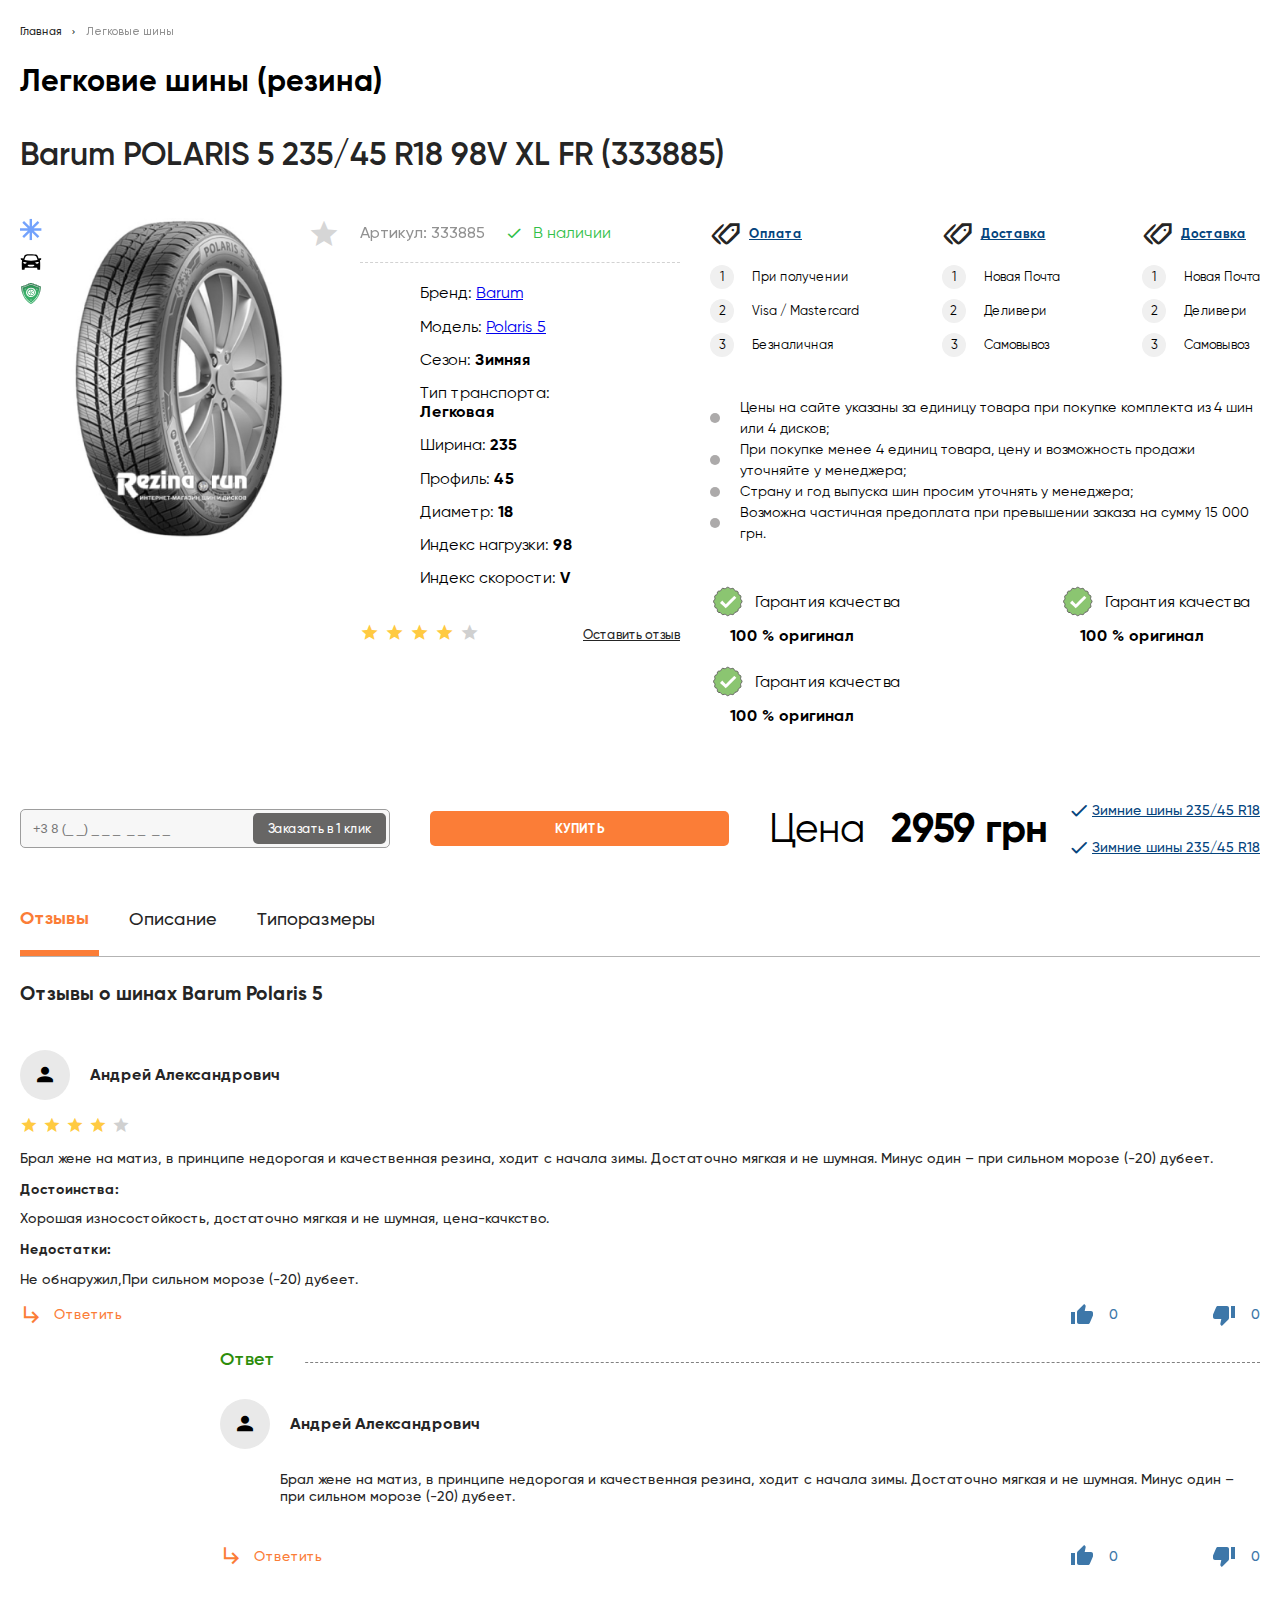
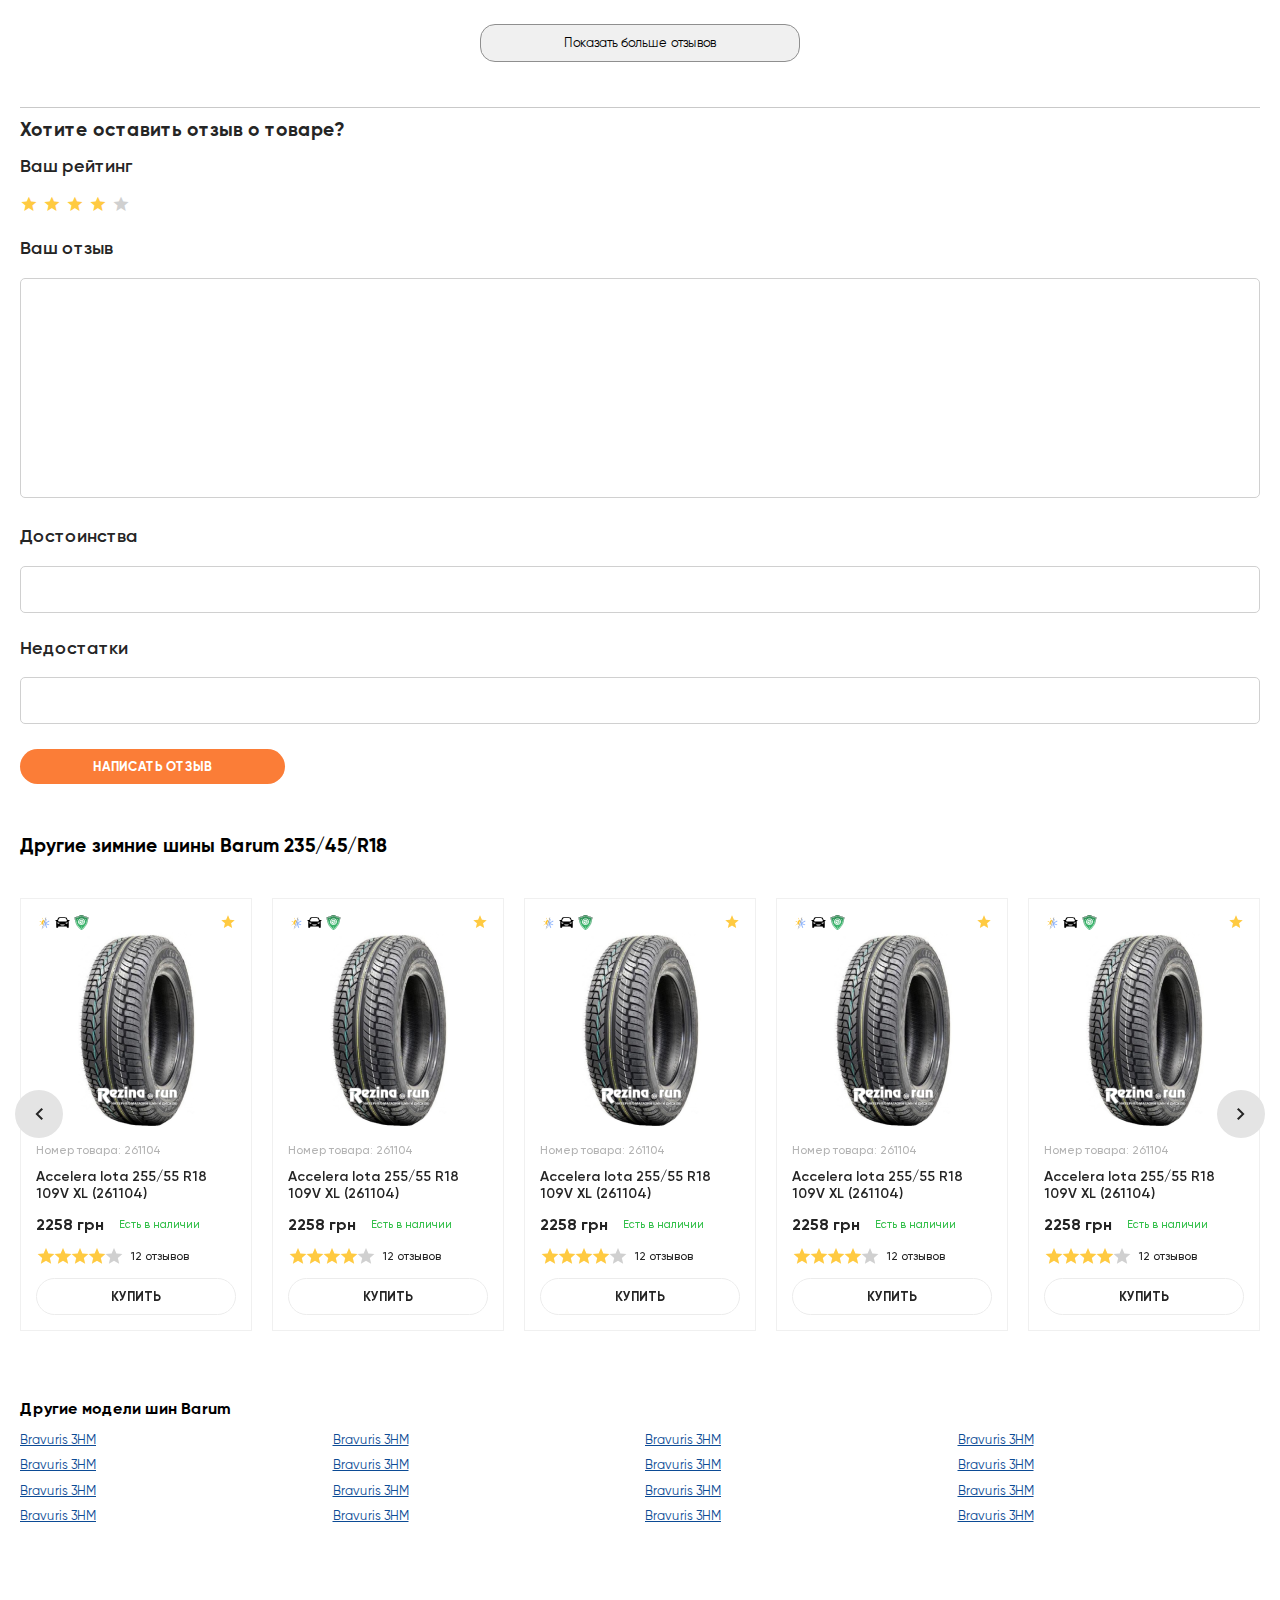
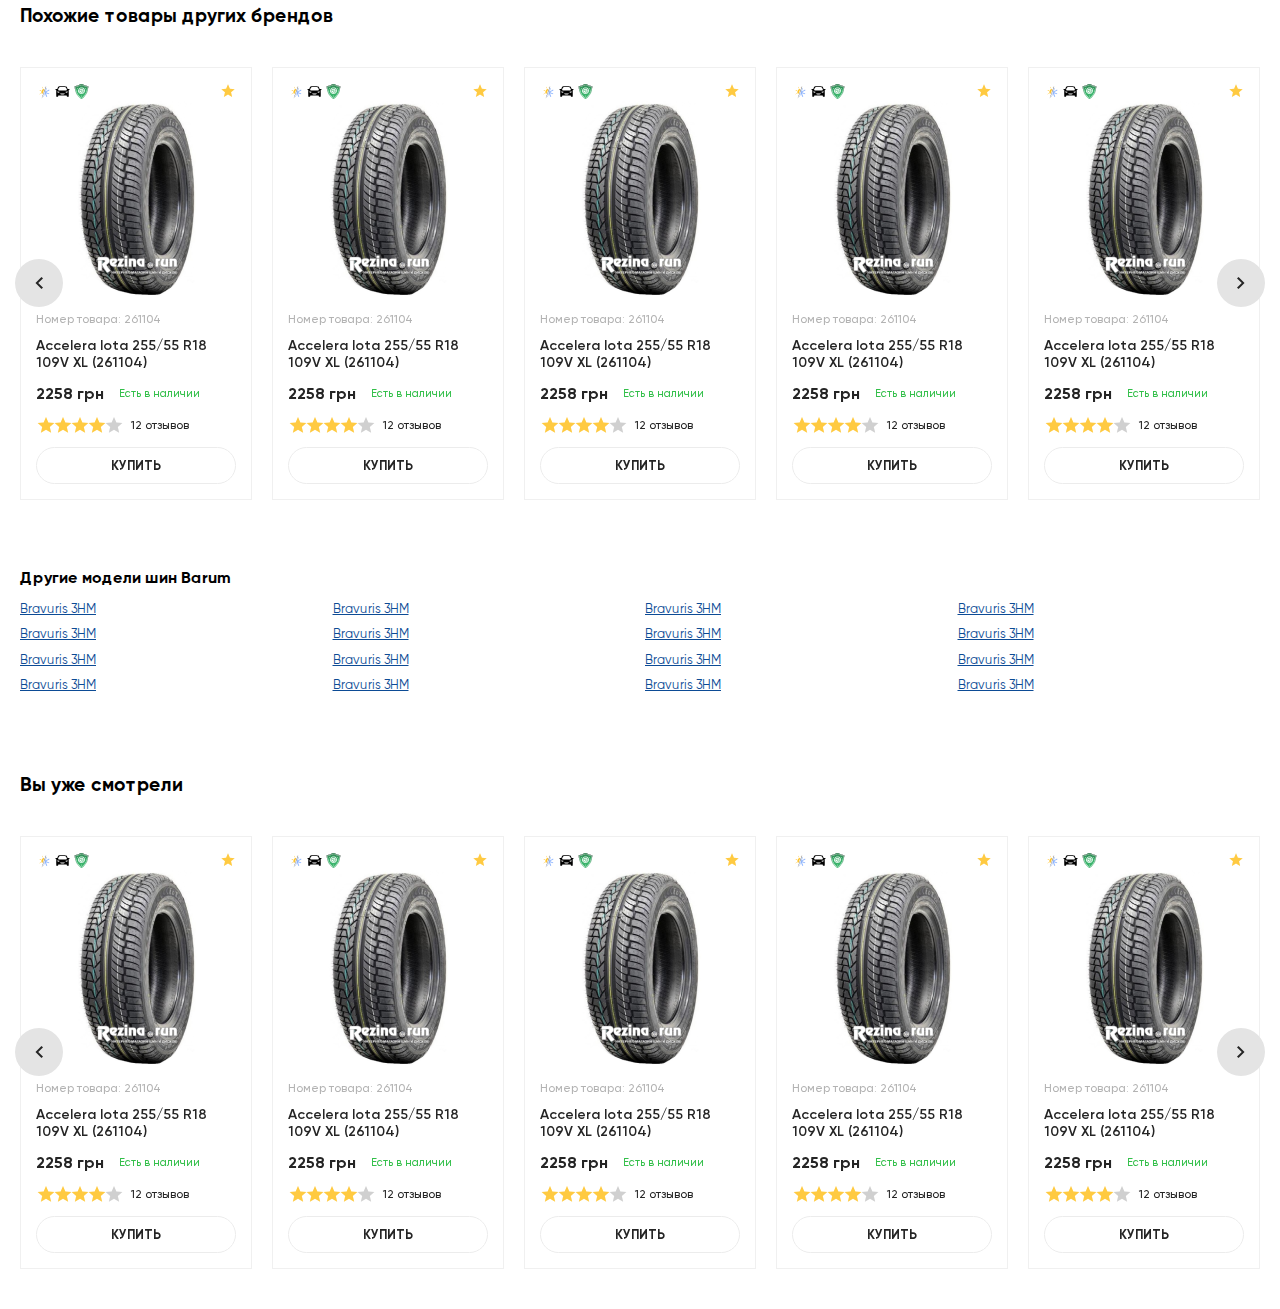
<file: itemCard.html>
<!DOCTYPE html>
<html lang="en">

<head>
  <meta charset="UTF-8">
  <meta name="viewport" content="width=device-width, initial-scale=1.0">
  <title>Document</title>
  <!-- styles -->
  <link rel="stylesheet" href="./styles/css/reset.css">
  <!-- <link rel="stylesheet" href="./plugins/jq-ui/jquery-ui.min.css"> -->
  <!-- custom select -->
  <link rel="stylesheet" href="./plugins/custom-select/nice-select.css">
  <link rel="stylesheet" href="./plugins/slick/slick.css">
  <link rel="stylesheet" href="./styles/css/fonts.css">
  <link rel="stylesheet" href="./styles/css/index.css">
  <link rel="stylesheet" href="./styles/css/media.css">
  <!-- icon font -->
  <link rel="stylesheet" href="./styles/css/style.css">
</head>

<body>

  <div class="content">

    <div class="topContent">
      <div class="wrap topContent__wrap">
        <!-- crumbs -->
        <div class="crumbs modelPage__crumbs">
          <a href="javascript://" class="crumbs__link">Главная</a>
          <span class="crumbs__separator icon-chevron-drop"></span>
          <span class="crumbs__final">Легковые шины</span>
        </div>

        <h2 class="title topContent__title">
          Легковие шины (резина)
        </h2>

        <h3 class="itemHeading">Barum POLARIS 5 235/45 R18 98V XL FR (333885)</h3>
      </div>


    </div>



    <div class="itemPageMain">
      <div class="wrap itemPageMain__wrap">
        <div class="itemPageMain__leftInfo">

          <div class="itemPageMain__imageBlock">
            <div class="labels itemPageMain__labels">
              <img src="./img/svg/winter-feature.svg" alt="">
              <img src="./img/svg/transport-feature.svg" alt="">
              <img src="./img/svg/garanty-feature.svg" alt="">
            </div>

            <div class="itemPageMain__favBtn">
              <span class="icon-star-solid"></span>
            </div>

            <img src="./img/item-img.jpg" alt="" class="itemPageMain__img">
          </div>

          <div class="itemPageMain__leftDesc">
            <div class="itemPageMain__labelRow">
              <span class="itemPageMain__art">Артикул: 333885</span>
              <div class="checkLabel checkLabel--green itemPageMain__checkLabel">
                <span class="icon-check"></span>
                В наличии
              </div>
            </div>

            <ul class="itemPageMain__specList">
              <li>Бренд: <a href="javascript://">Barum</a></li>
              <li>Модель: <a href="javascript://">Polaris 5</a></li>
              <li>Сезон: <b>Зимняя</b></li>
              <li>Тип транспорта: <b>Легковая</b></li>
              <li>Ширина: <b>235</b></li>
              <li>Профиль: <b>45</b></li>
              <li>Диаметр: <b>18</b></li>
              <li>Индекс нагрузки: <b>98</b></li>
              <li>Индекс скорости: <b>V</b></li>
            </ul>

            <div class="ratingBlock itemPageMain__ratingBlock">
              <div class="stars ratingBlock__stars">
                <span class="icon-star-solid stars__item stars__item--selected"></span>
                <span class="icon-star-solid stars__item stars__item--selected"></span>
                <span class="icon-star-solid stars__item stars__item--selected"></span>
                <span class="icon-star-solid stars__item stars__item--selected"></span>
                <span class="icon-star-solid stars__item"></span>
              </div>

              <a href="javascript://" class="ratingBlock__link">Оставить отзыв</a>
            </div>
          </div>
        </div>

        <div class="itemPageMain__rightInfo">
          <div class="itemPageMain__listRow">
            <!-- info list -->
            <div class="infoList itemPageMain__infoList">
              <div class="iconHeading infoList__iconHeading">
                <span class="icon-tag"></span>
                <a href="javascript://">Оплата</a>
              </div>

              <ul>
                <li>
                  <span>1</span>
                  При получении
                </li>

                <li>
                  <span>2</span>
                  Visa / Mastercard
                </li>

                <li>
                  <span>3</span>
                  Безналичная
                </li>
              </ul>
            </div>

            <!-- info list -->
            <div class="infoList itemPageMain__infoList">
              <div class="iconHeading infoList__iconHeading">
                <span class="icon-tag"></span>
                <a href="javascript://">Доставка</a>
              </div>

              <ul>
                <li>
                  <span>1</span>
                  Новая Почта
                </li>

                <li>
                  <span>2</span>
                  Деливери
                </li>

                <li>
                  <span>3</span>
                  Самовывоз
                </li>
              </ul>
            </div>

            <!-- info list -->
            <div class="infoList itemPageMain__infoList">
              <div class="iconHeading infoList__iconHeading">
                <span class="icon-tag"></span>
                <a href="javascript://">Доставка</a>
              </div>

              <ul>
                <li>
                  <span>1</span>
                  Новая Почта
                </li>

                <li>
                  <span>2</span>
                  Деливери
                </li>

                <li>
                  <span>3</span>
                  Самовывоз
                </li>
              </ul>
            </div>
          </div>

          <ul class="itemPageMain__text">
            <li>Цены на сайте указаны за единицу товара при покупке комплекта из 4 шин или 4 дисков;</li>
            <li>При покупке менее 4 единиц товара, цену и возможность продажи уточняйте у менеджера;</li>
            <li>Страну и год выпуска шин просим уточнять у менеджера;</li>
            <li>Возможна частичная предоплата при превышении заказа на сумму 15 000 грн.</li>
          </ul>

          <div class="itemPageMain__advRow">
            <div class="itemPageMain__advItem">
              <div class="itemPageMain__advHeading">
                <img src="./img/svg/circleCheckbox.svg" alt="">
                Гарантия качества
              </div>
              <b>100 % оригинал</b>
            </div>

            <div class="itemPageMain__advItem">
              <div class="itemPageMain__advHeading">
                <img src="./img/svg/circleCheckbox.svg" alt="">
                Гарантия качества
              </div>
              <b>100 % оригинал</b>
            </div>

            <div class="itemPageMain__advItem">
              <div class="itemPageMain__advHeading">
                <img src="./img/svg/circleCheckbox.svg" alt="">
                Гарантия качества
              </div>
              <b>100 % оригинал</b>
            </div>


          </div>
        </div>

        <div class="itemPageMain__bottomRow">
          <div class="oneClickForm itemPageMain__oneClickForm">
            <input type="text" placeholder="+3 8 (_ _) _ _ _  _ _  _ _">
            <a href="javascript://">Заказать в 1 клик</a>
          </div>

          <a href="javascript://" class="btn itemPageMain__btn">КУПИТЬ</a>

          <div class="itemPageMain__price">
            <span>Цена</span>
            <b>2959 грн</b>
          </div>

          <div class="itemPageMain__checkBlock">
            <div class="itemPageMain__checkRow">
              <span class="icon-check"></span>
              <p>Зимние шины 235/45 R18</p>
            </div>

            <div class="itemPageMain__checkRow">
              <span class="icon-check"></span>
              <p>Зимние шины 235/45 R18</p>
            </div>
          </div>
        </div>
      </div>
    </div>

    <div class="bottomTabs modelPage__bottomTabs">
      <div class="wrap bottomTabs__wrap">
        <ul>
          <li><a href="#bottom-tab-1">Отзывы</a></li>
          <li><a href="#bottom-tab-2">Описание</a></li>
          <li><a href="#bottom-tab-3">Типоразмеры</a></li>
        </ul>

        <div class="bottomTabs__tab" id="bottom-tab-1">
          <div class="reviews bottomTabs__reviews">

            <h2 class="reviews__heading">Отзывы о шинах Barum Polaris 5</h2>

            <div class="reviews__body">
              <!-- item -->
              <div class="reviewItem reviews__reviewItem">
                <!-- name and avatar -->
                <div class="reviewItem__nameRow">
                  <div class="reviewItem__profileImg">
                    <span class="icon-person"></span>
                  </div>
                  <span>Андрей Александрович</span>
                </div>

                <!-- stars -->
                <div class="reviewItem__rating">
                  <span class="icon-star-solid reviewItem__star reviewItem__star--selected"></span>
                  <span class="icon-star-solid reviewItem__star reviewItem__star--selected"></span>
                  <span class="icon-star-solid reviewItem__star reviewItem__star--selected"></span>
                  <span class="icon-star-solid reviewItem__star reviewItem__star--selected"></span>
                  <span class="icon-star-solid reviewItem__star"></span>
                </div>

                <!-- main text -->
                <div class="reviewItem__text">
                  <p>
                    Брал жене на матиз, в принципе недорогая и качественная резина, ходит с начала зимы. Достаточно
                    мягкая и не шумная. Минус один – при сильном морозе (-20) дубеет.
                  </p>

                  <div class="reviewItem__headingBlock reviewItem--advantages">
                    <h5 class="reviewItem__heading">Достоинства:</h5>
                    <p>Хорошая износостойкость, достаточно мягкая и не шумная, цена-качкство.</p>
                  </div>

                  <div class="reviewItem__headingBlock reviewItem--disadvantages">
                    <h5 class="reviewItem__heading">Недостатки:</h5>
                    <p>Не обнаружил,При сильном морозе (-20) дубеет.</p>
                  </div>
                </div>

                <!-- buttons -->
                <div class="reviewItem__bottomRow">
                  <a href="javascript://" class="reviewItem__replyBtn">
                    <span class="icon-enter-arrow"></span>
                    Ответить
                  </a>

                  <div class="reviewItem__likeRow">
                    <a href="javascript://" class="reviewItem__likeBtn reviewItem__likeBtn--up">
                      <img src="./img/svg/thumb_up.svg" alt="">
                      <span>0</span>
                    </a>


                    <a href="javascript://" class="reviewItem__likeBtn reviewItem__likeBtn--down">
                      <img src="./img/svg/thumb_down.svg" alt="">
                      <span>0</span>
                    </a>
                  </div>
                </div>


                <!-- answers -->
                <div class="reviewItem__answerBlock">
                  <!-- answer item -->
                  <div class="reviewItem reviewItem--answer">
                    <!-- name and avatar -->
                    <div class="reviewItem__nameRow">
                      <div class="reviewItem__profileImg">
                        <span class="icon-person"></span>
                      </div>
                      <span>Андрей Александрович</span>
                    </div>

                    <!-- main text -->
                    <div class="reviewItem__text">
                      <p>
                        Брал жене на матиз, в принципе недорогая и качественная резина, ходит с начала зимы.
                        Достаточно мягкая и не шумная. Минус один – при сильном морозе (-20) дубеет.
                      </p>
                    </div>

                    <!-- buttons -->
                    <div class="reviewItem__bottomRow">
                      <a href="javascript://" class="reviewItem__replyBtn">
                        <span class="icon-enter-arrow"></span>
                        Ответить
                      </a>

                      <div class="reviewItem__likeRow">
                        <a href="javascript://" class="reviewItem__likeBtn reviewItem__likeBtn--up">
                          <img src="./img/svg/thumb_up.svg" alt="">
                          <span>0</span>
                        </a>


                        <a href="javascript://" class="reviewItem__likeBtn reviewItem__likeBtn--down">
                          <img src="./img/svg/thumb_down.svg" alt="">
                          <span>0</span>
                        </a>
                      </div>
                    </div>

                  </div>
                </div>

              </div>

            </div>

            <a href="javascript://" class="bottomTabs__moreBtn">Показать больше отзывов</a>

          </div>

          <div class="reviewForm bottomTabs__reviewForm">
            <h2 class="reviewForm__heading">
              Хотите оставить отзыв о товаре?
            </h2>

            <form class="reviewForm__ratingBlock">
              <span class="reviewForm__smallHeading">Ваш рейтинг</span>

              <div class="reviewForm__stars">
                <span class="icon-star-solid reviewForm__star reviewForm__star--selected"></span>
                <span class="icon-star-solid reviewForm__star reviewForm__star--selected"></span>
                <span class="icon-star-solid reviewForm__star reviewForm__star--selected"></span>
                <span class="icon-star-solid reviewForm__star reviewForm__star--selected"></span>
                <span class="icon-star-solid reviewForm__star"></span>
              </div>

              <div class="reviewForm__inputBlock">
                <span class="reviewForm__smallHeading">Ваш отзыв</span>
                <textarea></textarea>
              </div>

              <div class="reviewForm__inputBlock">
                <span class="reviewForm__smallHeading">Достоинства</span>
                <input type="text">
              </div>

              <div class="reviewForm__inputBlock">
                <span class="reviewForm__smallHeading">Недостатки</span>
                <input type="text">
              </div>

              <a href="javascript://" class="btn reviewForm__btn">НАПИСАТЬ ОТЗЫВ</a>
            </form>
          </div>
        </div>

        <div class="bottomTabs__tab" id="bottom-tab-2">
          <div class="descriptionBlock modelPage__descriptionBlock">
            <h2 class="descriptionBlock__heading">Barum POLARIS 5 155/70 R13 75T купить с доставкой по Украине</h2>

            <div class="descriptionBlock__text">
              <p>
                Наш специализированный сайт по продаже автомобильной резины Rezina.run, предлагает приобрести шины
                бренда <b>Barum</b>. На странице представлена модель <b>POLARIS 5</b> по лучшей цене. Это <b>зимняя</b>
                резина,
                приспособленная для езды в черте города и за её пределами. Устанавливается на <b>легковой</b>
                автомобиль.
                Модель принадлежит к типу «».
                <br> <br>
                За шиной закреплен индекс скорости «<b>T</b>», что обязывает водителя следовать инструкции по её
                эксплуатации, ведь превышение скоростного режима приведет к снижению сцепления с дорогой. Для модели
                был определен индекс нагрузки <b>75</b>, отображающий вес, который выдерживает одна покрышка. При
                превышении
                установленной производителем нагрузки бренд <b>Barum</b> не гарантирует сохранения всех
                технико-эксплуатационных характеристик резины, поэтому делайте выбор с четким осознанием своих
                потребностей.
                <br> <br>
                Покрышки Barum этой модели имеют ширину в 155 миллиметров, а профиль — 70. Учитывая диаметр в 13
                дюймов, эту серию резины Barum можно устанавливать на многие модели автомобилей. Купите резину сейчас
                в Rezina.run по доступной цене.
              </p>
            </div>
          </div>
        </div>

        <div class="bottomTabs__tab" id="bottom-tab-3">tab 3</div>
      </div>
    </div>

    <div class="itemSlider modelPage__itemSlider">
      <div class="wrap itemSlider__wrap">
        <h2 class="title itemSlider__title">Другие зимние шины Barum 235/45/R18</h2>

        <div class="itemSlider__body" id="item-page-slider-1">
          <!-- slide -->
          <div class="itemSlider__item">
            <div class="itemCard itemSlider__itemCard">
              <div class="itemCard__iconRow">
                <div class="itemCard__features">
                  <img src="./img/svg/season-feature.svg" alt="">
                  <img src="./img/svg/transport-feature.svg" alt="">
                  <img src="./img/svg/garanty-feature.svg" alt="">
                </div>

                <div class="itemCard__favoriteIcon">
                  <span class="icon-star-solid"></span>
                </div>
              </div>

              <a href="javascript://" class="itemCard__img">
                <img src="./img/itemCard.png" alt="">
              </a>

              <span class="itemCard__greyNumber">Номер товара: 261104</span>

              <a href="javascript://" class="itemCard__name">Accelera Iota 255/55 R18 109V XL (261104)</a>

              <div class="itemCard__row">
                <b class="itemCard__price">2258 грн</b>
                <span class="itemCard__aval">Есть в наличии</span>
              </div>

              <div class="itemCard__row">
                <div class="itemCard__rating">
                  <span class="icon-star-solid itemCard__rate itemCard__rate--active"></span>
                  <span class="icon-star-solid itemCard__rate itemCard__rate--active"></span>
                  <span class="icon-star-solid itemCard__rate itemCard__rate--active"></span>
                  <span class="icon-star-solid itemCard__rate itemCard__rate--active"></span>
                  <span class="icon-star-solid itemCard__rate"></span>
                </div>

                <span class="itemCard__reviews">12 отзывов</span>
              </div>

              <a href="javascript://" class="btn itemCard__btn">Купить</a>
            </div>
          </div>
          <!-- slide -->
          <div class="itemSlider__item">
            <div class="itemCard itemSlider__itemCard">
              <div class="itemCard__iconRow">
                <div class="itemCard__features">
                  <img src="./img/svg/season-feature.svg" alt="">
                  <img src="./img/svg/transport-feature.svg" alt="">
                  <img src="./img/svg/garanty-feature.svg" alt="">
                </div>

                <div class="itemCard__favoriteIcon">
                  <span class="icon-star-solid"></span>
                </div>
              </div>

              <a href="javascript://" class="itemCard__img">
                <img src="./img/itemCard.png" alt="">
              </a>

              <span class="itemCard__greyNumber">Номер товара: 261104</span>

              <a href="javascript://" class="itemCard__name">Accelera Iota 255/55 R18 109V XL (261104)</a>

              <div class="itemCard__row">
                <b class="itemCard__price">2258 грн</b>
                <span class="itemCard__aval">Есть в наличии</span>
              </div>

              <div class="itemCard__row">
                <div class="itemCard__rating">
                  <span class="icon-star-solid itemCard__rate itemCard__rate--active"></span>
                  <span class="icon-star-solid itemCard__rate itemCard__rate--active"></span>
                  <span class="icon-star-solid itemCard__rate itemCard__rate--active"></span>
                  <span class="icon-star-solid itemCard__rate itemCard__rate--active"></span>
                  <span class="icon-star-solid itemCard__rate"></span>
                </div>

                <span class="itemCard__reviews">12 отзывов</span>
              </div>

              <a href="javascript://" class="btn itemCard__btn">Купить</a>
            </div>
          </div>
          <!-- slide -->
          <div class="itemSlider__item">
            <div class="itemCard itemSlider__itemCard">
              <div class="itemCard__iconRow">
                <div class="itemCard__features">
                  <img src="./img/svg/season-feature.svg" alt="">
                  <img src="./img/svg/transport-feature.svg" alt="">
                  <img src="./img/svg/garanty-feature.svg" alt="">
                </div>

                <div class="itemCard__favoriteIcon">
                  <span class="icon-star-solid"></span>
                </div>
              </div>

              <a href="javascript://" class="itemCard__img">
                <img src="./img/itemCard.png" alt="">
              </a>

              <span class="itemCard__greyNumber">Номер товара: 261104</span>

              <a href="javascript://" class="itemCard__name">Accelera Iota 255/55 R18 109V XL (261104)</a>

              <div class="itemCard__row">
                <b class="itemCard__price">2258 грн</b>
                <span class="itemCard__aval">Есть в наличии</span>
              </div>

              <div class="itemCard__row">
                <div class="itemCard__rating">
                  <span class="icon-star-solid itemCard__rate itemCard__rate--active"></span>
                  <span class="icon-star-solid itemCard__rate itemCard__rate--active"></span>
                  <span class="icon-star-solid itemCard__rate itemCard__rate--active"></span>
                  <span class="icon-star-solid itemCard__rate itemCard__rate--active"></span>
                  <span class="icon-star-solid itemCard__rate"></span>
                </div>

                <span class="itemCard__reviews">12 отзывов</span>
              </div>

              <a href="javascript://" class="btn itemCard__btn">Купить</a>
            </div>
          </div>
          <!-- slide -->
          <div class="itemSlider__item">
            <div class="itemCard itemSlider__itemCard">
              <div class="itemCard__iconRow">
                <div class="itemCard__features">
                  <img src="./img/svg/season-feature.svg" alt="">
                  <img src="./img/svg/transport-feature.svg" alt="">
                  <img src="./img/svg/garanty-feature.svg" alt="">
                </div>

                <div class="itemCard__favoriteIcon">
                  <span class="icon-star-solid"></span>
                </div>
              </div>

              <a href="javascript://" class="itemCard__img">
                <img src="./img/itemCard.png" alt="">
              </a>

              <span class="itemCard__greyNumber">Номер товара: 261104</span>

              <a href="javascript://" class="itemCard__name">Accelera Iota 255/55 R18 109V XL (261104)</a>

              <div class="itemCard__row">
                <b class="itemCard__price">2258 грн</b>
                <span class="itemCard__aval">Есть в наличии</span>
              </div>

              <div class="itemCard__row">
                <div class="itemCard__rating">
                  <span class="icon-star-solid itemCard__rate itemCard__rate--active"></span>
                  <span class="icon-star-solid itemCard__rate itemCard__rate--active"></span>
                  <span class="icon-star-solid itemCard__rate itemCard__rate--active"></span>
                  <span class="icon-star-solid itemCard__rate itemCard__rate--active"></span>
                  <span class="icon-star-solid itemCard__rate"></span>
                </div>

                <span class="itemCard__reviews">12 отзывов</span>
              </div>

              <a href="javascript://" class="btn itemCard__btn">Купить</a>
            </div>
          </div>
          <!-- slide -->
          <div class="itemSlider__item">
            <div class="itemCard itemSlider__itemCard">
              <div class="itemCard__iconRow">
                <div class="itemCard__features">
                  <img src="./img/svg/season-feature.svg" alt="">
                  <img src="./img/svg/transport-feature.svg" alt="">
                  <img src="./img/svg/garanty-feature.svg" alt="">
                </div>

                <div class="itemCard__favoriteIcon">
                  <span class="icon-star-solid"></span>
                </div>
              </div>

              <a href="javascript://" class="itemCard__img">
                <img src="./img/itemCard.png" alt="">
              </a>

              <span class="itemCard__greyNumber">Номер товара: 261104</span>

              <a href="javascript://" class="itemCard__name">Accelera Iota 255/55 R18 109V XL (261104)</a>

              <div class="itemCard__row">
                <b class="itemCard__price">2258 грн</b>
                <span class="itemCard__aval">Есть в наличии</span>
              </div>

              <div class="itemCard__row">
                <div class="itemCard__rating">
                  <span class="icon-star-solid itemCard__rate itemCard__rate--active"></span>
                  <span class="icon-star-solid itemCard__rate itemCard__rate--active"></span>
                  <span class="icon-star-solid itemCard__rate itemCard__rate--active"></span>
                  <span class="icon-star-solid itemCard__rate itemCard__rate--active"></span>
                  <span class="icon-star-solid itemCard__rate"></span>
                </div>

                <span class="itemCard__reviews">12 отзывов</span>
              </div>

              <a href="javascript://" class="btn itemCard__btn">Купить</a>
            </div>
          </div>
          <!-- slide -->
          <div class="itemSlider__item">
            <div class="itemCard itemSlider__itemCard">
              <div class="itemCard__iconRow">
                <div class="itemCard__features">
                  <img src="./img/svg/season-feature.svg" alt="">
                  <img src="./img/svg/transport-feature.svg" alt="">
                  <img src="./img/svg/garanty-feature.svg" alt="">
                </div>

                <div class="itemCard__favoriteIcon">
                  <span class="icon-star-solid"></span>
                </div>
              </div>

              <a href="javascript://" class="itemCard__img">
                <img src="./img/itemCard.png" alt="">
              </a>

              <span class="itemCard__greyNumber">Номер товара: 261104</span>

              <a href="javascript://" class="itemCard__name">Accelera Iota 255/55 R18 109V XL (261104)</a>

              <div class="itemCard__row">
                <b class="itemCard__price">2258 грн</b>
                <span class="itemCard__aval">Есть в наличии</span>
              </div>

              <div class="itemCard__row">
                <div class="itemCard__rating">
                  <span class="icon-star-solid itemCard__rate itemCard__rate--active"></span>
                  <span class="icon-star-solid itemCard__rate itemCard__rate--active"></span>
                  <span class="icon-star-solid itemCard__rate itemCard__rate--active"></span>
                  <span class="icon-star-solid itemCard__rate itemCard__rate--active"></span>
                  <span class="icon-star-solid itemCard__rate"></span>
                </div>

                <span class="itemCard__reviews">12 отзывов</span>
              </div>

              <a href="javascript://" class="btn itemCard__btn">Купить</a>
            </div>
          </div>
          <!-- slide -->
          <div class="itemSlider__item">
            <div class="itemCard itemSlider__itemCard">
              <div class="itemCard__iconRow">
                <div class="itemCard__features">
                  <img src="./img/svg/season-feature.svg" alt="">
                  <img src="./img/svg/transport-feature.svg" alt="">
                  <img src="./img/svg/garanty-feature.svg" alt="">
                </div>

                <div class="itemCard__favoriteIcon">
                  <span class="icon-star-solid"></span>
                </div>
              </div>

              <a href="javascript://" class="itemCard__img">
                <img src="./img/itemCard.png" alt="">
              </a>

              <span class="itemCard__greyNumber">Номер товара: 261104</span>

              <a href="javascript://" class="itemCard__name">Accelera Iota 255/55 R18 109V XL (261104)</a>

              <div class="itemCard__row">
                <b class="itemCard__price">2258 грн</b>
                <span class="itemCard__aval">Есть в наличии</span>
              </div>

              <div class="itemCard__row">
                <div class="itemCard__rating">
                  <span class="icon-star-solid itemCard__rate itemCard__rate--active"></span>
                  <span class="icon-star-solid itemCard__rate itemCard__rate--active"></span>
                  <span class="icon-star-solid itemCard__rate itemCard__rate--active"></span>
                  <span class="icon-star-solid itemCard__rate itemCard__rate--active"></span>
                  <span class="icon-star-solid itemCard__rate"></span>
                </div>

                <span class="itemCard__reviews">12 отзывов</span>
              </div>

              <a href="javascript://" class="btn itemCard__btn">Купить</a>
            </div>
          </div>
          <!-- slide -->
          <div class="itemSlider__item">
            <div class="itemCard itemSlider__itemCard">
              <div class="itemCard__iconRow">
                <div class="itemCard__features">
                  <img src="./img/svg/season-feature.svg" alt="">
                  <img src="./img/svg/transport-feature.svg" alt="">
                  <img src="./img/svg/garanty-feature.svg" alt="">
                </div>

                <div class="itemCard__favoriteIcon">
                  <span class="icon-star-solid"></span>
                </div>
              </div>

              <a href="javascript://" class="itemCard__img">
                <img src="./img/itemCard.png" alt="">
              </a>

              <span class="itemCard__greyNumber">Номер товара: 261104</span>

              <a href="javascript://" class="itemCard__name">Accelera Iota 255/55 R18 109V XL (261104)</a>

              <div class="itemCard__row">
                <b class="itemCard__price">2258 грн</b>
                <span class="itemCard__aval">Есть в наличии</span>
              </div>

              <div class="itemCard__row">
                <div class="itemCard__rating">
                  <span class="icon-star-solid itemCard__rate itemCard__rate--active"></span>
                  <span class="icon-star-solid itemCard__rate itemCard__rate--active"></span>
                  <span class="icon-star-solid itemCard__rate itemCard__rate--active"></span>
                  <span class="icon-star-solid itemCard__rate itemCard__rate--active"></span>
                  <span class="icon-star-solid itemCard__rate"></span>
                </div>

                <span class="itemCard__reviews">12 отзывов</span>
              </div>

              <a href="javascript://" class="btn itemCard__btn">Купить</a>
            </div>
          </div>
        </div>
      </div>
    </div>

    <div class="linkBlock">
      <div class="wrap linkBlock__wrap">
        <h2 class="title linkBlock__title">Другие модели шин Barum</h2>

        <div class="linkBlock__grid">
            <a href="javascript://" class="linkBlock__item">Bravuris 3HM</a>
            <a href="javascript://" class="linkBlock__item">Bravuris 3HM</a>
            <a href="javascript://" class="linkBlock__item">Bravuris 3HM</a>
            <a href="javascript://" class="linkBlock__item">Bravuris 3HM</a>
            <a href="javascript://" class="linkBlock__item">Bravuris 3HM</a>
            <a href="javascript://" class="linkBlock__item">Bravuris 3HM</a>
            <a href="javascript://" class="linkBlock__item">Bravuris 3HM</a>
            <a href="javascript://" class="linkBlock__item">Bravuris 3HM</a>
            <a href="javascript://" class="linkBlock__item">Bravuris 3HM</a>
            <a href="javascript://" class="linkBlock__item">Bravuris 3HM</a>
            <a href="javascript://" class="linkBlock__item">Bravuris 3HM</a>
            <a href="javascript://" class="linkBlock__item">Bravuris 3HM</a>
            <a href="javascript://" class="linkBlock__item">Bravuris 3HM</a>
            <a href="javascript://" class="linkBlock__item">Bravuris 3HM</a>
            <a href="javascript://" class="linkBlock__item">Bravuris 3HM</a>
            <a href="javascript://" class="linkBlock__item">Bravuris 3HM</a>
        </div>
      </div>
    </div>

    <div class="itemSlider modelPage__itemSlider">
      <div class="wrap itemSlider__wrap">
        <h2 class="title itemSlider__title">Похожие товары других брендов</h2>

        <div class="itemSlider__body" id="item-page-slider-2">
          <!-- slide -->
          <div class="itemSlider__item">
            <div class="itemCard itemSlider__itemCard">
              <div class="itemCard__iconRow">
                <div class="itemCard__features">
                  <img src="./img/svg/season-feature.svg" alt="">
                  <img src="./img/svg/transport-feature.svg" alt="">
                  <img src="./img/svg/garanty-feature.svg" alt="">
                </div>

                <div class="itemCard__favoriteIcon">
                  <span class="icon-star-solid"></span>
                </div>
              </div>

              <a href="javascript://" class="itemCard__img">
                <img src="./img/itemCard.png" alt="">
              </a>

              <span class="itemCard__greyNumber">Номер товара: 261104</span>

              <a href="javascript://" class="itemCard__name">Accelera Iota 255/55 R18 109V XL (261104)</a>

              <div class="itemCard__row">
                <b class="itemCard__price">2258 грн</b>
                <span class="itemCard__aval">Есть в наличии</span>
              </div>

              <div class="itemCard__row">
                <div class="itemCard__rating">
                  <span class="icon-star-solid itemCard__rate itemCard__rate--active"></span>
                  <span class="icon-star-solid itemCard__rate itemCard__rate--active"></span>
                  <span class="icon-star-solid itemCard__rate itemCard__rate--active"></span>
                  <span class="icon-star-solid itemCard__rate itemCard__rate--active"></span>
                  <span class="icon-star-solid itemCard__rate"></span>
                </div>

                <span class="itemCard__reviews">12 отзывов</span>
              </div>

              <a href="javascript://" class="btn itemCard__btn">Купить</a>
            </div>
          </div>
          <!-- slide -->
          <div class="itemSlider__item">
            <div class="itemCard itemSlider__itemCard">
              <div class="itemCard__iconRow">
                <div class="itemCard__features">
                  <img src="./img/svg/season-feature.svg" alt="">
                  <img src="./img/svg/transport-feature.svg" alt="">
                  <img src="./img/svg/garanty-feature.svg" alt="">
                </div>

                <div class="itemCard__favoriteIcon">
                  <span class="icon-star-solid"></span>
                </div>
              </div>

              <a href="javascript://" class="itemCard__img">
                <img src="./img/itemCard.png" alt="">
              </a>

              <span class="itemCard__greyNumber">Номер товара: 261104</span>

              <a href="javascript://" class="itemCard__name">Accelera Iota 255/55 R18 109V XL (261104)</a>

              <div class="itemCard__row">
                <b class="itemCard__price">2258 грн</b>
                <span class="itemCard__aval">Есть в наличии</span>
              </div>

              <div class="itemCard__row">
                <div class="itemCard__rating">
                  <span class="icon-star-solid itemCard__rate itemCard__rate--active"></span>
                  <span class="icon-star-solid itemCard__rate itemCard__rate--active"></span>
                  <span class="icon-star-solid itemCard__rate itemCard__rate--active"></span>
                  <span class="icon-star-solid itemCard__rate itemCard__rate--active"></span>
                  <span class="icon-star-solid itemCard__rate"></span>
                </div>

                <span class="itemCard__reviews">12 отзывов</span>
              </div>

              <a href="javascript://" class="btn itemCard__btn">Купить</a>
            </div>
          </div>
          <!-- slide -->
          <div class="itemSlider__item">
            <div class="itemCard itemSlider__itemCard">
              <div class="itemCard__iconRow">
                <div class="itemCard__features">
                  <img src="./img/svg/season-feature.svg" alt="">
                  <img src="./img/svg/transport-feature.svg" alt="">
                  <img src="./img/svg/garanty-feature.svg" alt="">
                </div>

                <div class="itemCard__favoriteIcon">
                  <span class="icon-star-solid"></span>
                </div>
              </div>

              <a href="javascript://" class="itemCard__img">
                <img src="./img/itemCard.png" alt="">
              </a>

              <span class="itemCard__greyNumber">Номер товара: 261104</span>

              <a href="javascript://" class="itemCard__name">Accelera Iota 255/55 R18 109V XL (261104)</a>

              <div class="itemCard__row">
                <b class="itemCard__price">2258 грн</b>
                <span class="itemCard__aval">Есть в наличии</span>
              </div>

              <div class="itemCard__row">
                <div class="itemCard__rating">
                  <span class="icon-star-solid itemCard__rate itemCard__rate--active"></span>
                  <span class="icon-star-solid itemCard__rate itemCard__rate--active"></span>
                  <span class="icon-star-solid itemCard__rate itemCard__rate--active"></span>
                  <span class="icon-star-solid itemCard__rate itemCard__rate--active"></span>
                  <span class="icon-star-solid itemCard__rate"></span>
                </div>

                <span class="itemCard__reviews">12 отзывов</span>
              </div>

              <a href="javascript://" class="btn itemCard__btn">Купить</a>
            </div>
          </div>
          <!-- slide -->
          <div class="itemSlider__item">
            <div class="itemCard itemSlider__itemCard">
              <div class="itemCard__iconRow">
                <div class="itemCard__features">
                  <img src="./img/svg/season-feature.svg" alt="">
                  <img src="./img/svg/transport-feature.svg" alt="">
                  <img src="./img/svg/garanty-feature.svg" alt="">
                </div>

                <div class="itemCard__favoriteIcon">
                  <span class="icon-star-solid"></span>
                </div>
              </div>

              <a href="javascript://" class="itemCard__img">
                <img src="./img/itemCard.png" alt="">
              </a>

              <span class="itemCard__greyNumber">Номер товара: 261104</span>

              <a href="javascript://" class="itemCard__name">Accelera Iota 255/55 R18 109V XL (261104)</a>

              <div class="itemCard__row">
                <b class="itemCard__price">2258 грн</b>
                <span class="itemCard__aval">Есть в наличии</span>
              </div>

              <div class="itemCard__row">
                <div class="itemCard__rating">
                  <span class="icon-star-solid itemCard__rate itemCard__rate--active"></span>
                  <span class="icon-star-solid itemCard__rate itemCard__rate--active"></span>
                  <span class="icon-star-solid itemCard__rate itemCard__rate--active"></span>
                  <span class="icon-star-solid itemCard__rate itemCard__rate--active"></span>
                  <span class="icon-star-solid itemCard__rate"></span>
                </div>

                <span class="itemCard__reviews">12 отзывов</span>
              </div>

              <a href="javascript://" class="btn itemCard__btn">Купить</a>
            </div>
          </div>
          <!-- slide -->
          <div class="itemSlider__item">
            <div class="itemCard itemSlider__itemCard">
              <div class="itemCard__iconRow">
                <div class="itemCard__features">
                  <img src="./img/svg/season-feature.svg" alt="">
                  <img src="./img/svg/transport-feature.svg" alt="">
                  <img src="./img/svg/garanty-feature.svg" alt="">
                </div>

                <div class="itemCard__favoriteIcon">
                  <span class="icon-star-solid"></span>
                </div>
              </div>

              <a href="javascript://" class="itemCard__img">
                <img src="./img/itemCard.png" alt="">
              </a>

              <span class="itemCard__greyNumber">Номер товара: 261104</span>

              <a href="javascript://" class="itemCard__name">Accelera Iota 255/55 R18 109V XL (261104)</a>

              <div class="itemCard__row">
                <b class="itemCard__price">2258 грн</b>
                <span class="itemCard__aval">Есть в наличии</span>
              </div>

              <div class="itemCard__row">
                <div class="itemCard__rating">
                  <span class="icon-star-solid itemCard__rate itemCard__rate--active"></span>
                  <span class="icon-star-solid itemCard__rate itemCard__rate--active"></span>
                  <span class="icon-star-solid itemCard__rate itemCard__rate--active"></span>
                  <span class="icon-star-solid itemCard__rate itemCard__rate--active"></span>
                  <span class="icon-star-solid itemCard__rate"></span>
                </div>

                <span class="itemCard__reviews">12 отзывов</span>
              </div>

              <a href="javascript://" class="btn itemCard__btn">Купить</a>
            </div>
          </div>
          <!-- slide -->
          <div class="itemSlider__item">
            <div class="itemCard itemSlider__itemCard">
              <div class="itemCard__iconRow">
                <div class="itemCard__features">
                  <img src="./img/svg/season-feature.svg" alt="">
                  <img src="./img/svg/transport-feature.svg" alt="">
                  <img src="./img/svg/garanty-feature.svg" alt="">
                </div>

                <div class="itemCard__favoriteIcon">
                  <span class="icon-star-solid"></span>
                </div>
              </div>

              <a href="javascript://" class="itemCard__img">
                <img src="./img/itemCard.png" alt="">
              </a>

              <span class="itemCard__greyNumber">Номер товара: 261104</span>

              <a href="javascript://" class="itemCard__name">Accelera Iota 255/55 R18 109V XL (261104)</a>

              <div class="itemCard__row">
                <b class="itemCard__price">2258 грн</b>
                <span class="itemCard__aval">Есть в наличии</span>
              </div>

              <div class="itemCard__row">
                <div class="itemCard__rating">
                  <span class="icon-star-solid itemCard__rate itemCard__rate--active"></span>
                  <span class="icon-star-solid itemCard__rate itemCard__rate--active"></span>
                  <span class="icon-star-solid itemCard__rate itemCard__rate--active"></span>
                  <span class="icon-star-solid itemCard__rate itemCard__rate--active"></span>
                  <span class="icon-star-solid itemCard__rate"></span>
                </div>

                <span class="itemCard__reviews">12 отзывов</span>
              </div>

              <a href="javascript://" class="btn itemCard__btn">Купить</a>
            </div>
          </div>
          <!-- slide -->
          <div class="itemSlider__item">
            <div class="itemCard itemSlider__itemCard">
              <div class="itemCard__iconRow">
                <div class="itemCard__features">
                  <img src="./img/svg/season-feature.svg" alt="">
                  <img src="./img/svg/transport-feature.svg" alt="">
                  <img src="./img/svg/garanty-feature.svg" alt="">
                </div>

                <div class="itemCard__favoriteIcon">
                  <span class="icon-star-solid"></span>
                </div>
              </div>

              <a href="javascript://" class="itemCard__img">
                <img src="./img/itemCard.png" alt="">
              </a>

              <span class="itemCard__greyNumber">Номер товара: 261104</span>

              <a href="javascript://" class="itemCard__name">Accelera Iota 255/55 R18 109V XL (261104)</a>

              <div class="itemCard__row">
                <b class="itemCard__price">2258 грн</b>
                <span class="itemCard__aval">Есть в наличии</span>
              </div>

              <div class="itemCard__row">
                <div class="itemCard__rating">
                  <span class="icon-star-solid itemCard__rate itemCard__rate--active"></span>
                  <span class="icon-star-solid itemCard__rate itemCard__rate--active"></span>
                  <span class="icon-star-solid itemCard__rate itemCard__rate--active"></span>
                  <span class="icon-star-solid itemCard__rate itemCard__rate--active"></span>
                  <span class="icon-star-solid itemCard__rate"></span>
                </div>

                <span class="itemCard__reviews">12 отзывов</span>
              </div>

              <a href="javascript://" class="btn itemCard__btn">Купить</a>
            </div>
          </div>
          <!-- slide -->
          <div class="itemSlider__item">
            <div class="itemCard itemSlider__itemCard">
              <div class="itemCard__iconRow">
                <div class="itemCard__features">
                  <img src="./img/svg/season-feature.svg" alt="">
                  <img src="./img/svg/transport-feature.svg" alt="">
                  <img src="./img/svg/garanty-feature.svg" alt="">
                </div>

                <div class="itemCard__favoriteIcon">
                  <span class="icon-star-solid"></span>
                </div>
              </div>

              <a href="javascript://" class="itemCard__img">
                <img src="./img/itemCard.png" alt="">
              </a>

              <span class="itemCard__greyNumber">Номер товара: 261104</span>

              <a href="javascript://" class="itemCard__name">Accelera Iota 255/55 R18 109V XL (261104)</a>

              <div class="itemCard__row">
                <b class="itemCard__price">2258 грн</b>
                <span class="itemCard__aval">Есть в наличии</span>
              </div>

              <div class="itemCard__row">
                <div class="itemCard__rating">
                  <span class="icon-star-solid itemCard__rate itemCard__rate--active"></span>
                  <span class="icon-star-solid itemCard__rate itemCard__rate--active"></span>
                  <span class="icon-star-solid itemCard__rate itemCard__rate--active"></span>
                  <span class="icon-star-solid itemCard__rate itemCard__rate--active"></span>
                  <span class="icon-star-solid itemCard__rate"></span>
                </div>

                <span class="itemCard__reviews">12 отзывов</span>
              </div>

              <a href="javascript://" class="btn itemCard__btn">Купить</a>
            </div>
          </div>
        </div>
      </div>
    </div>

    <div class="linkBlock">
      <div class="wrap linkBlock__wrap">
        <h2 class="title linkBlock__title">Другие модели шин Barum</h2>

        <div class="linkBlock__grid">
            <a href="javascript://" class="linkBlock__item">Bravuris 3HM</a>
            <a href="javascript://" class="linkBlock__item">Bravuris 3HM</a>
            <a href="javascript://" class="linkBlock__item">Bravuris 3HM</a>
            <a href="javascript://" class="linkBlock__item">Bravuris 3HM</a>
            <a href="javascript://" class="linkBlock__item">Bravuris 3HM</a>
            <a href="javascript://" class="linkBlock__item">Bravuris 3HM</a>
            <a href="javascript://" class="linkBlock__item">Bravuris 3HM</a>
            <a href="javascript://" class="linkBlock__item">Bravuris 3HM</a>
            <a href="javascript://" class="linkBlock__item">Bravuris 3HM</a>
            <a href="javascript://" class="linkBlock__item">Bravuris 3HM</a>
            <a href="javascript://" class="linkBlock__item">Bravuris 3HM</a>
            <a href="javascript://" class="linkBlock__item">Bravuris 3HM</a>
            <a href="javascript://" class="linkBlock__item">Bravuris 3HM</a>
            <a href="javascript://" class="linkBlock__item">Bravuris 3HM</a>
            <a href="javascript://" class="linkBlock__item">Bravuris 3HM</a>
            <a href="javascript://" class="linkBlock__item">Bravuris 3HM</a>
        </div>
      </div>
    </div>

    <div class="itemSlider modelPage__itemSlider">
      <div class="wrap itemSlider__wrap">
        <h2 class="title itemSlider__title">Вы уже смотрели</h2>

        <div class="itemSlider__body" id="item-page-slider-3">
          <!-- slide -->
          <div class="itemSlider__item">
            <div class="itemCard itemSlider__itemCard">
              <div class="itemCard__iconRow">
                <div class="itemCard__features">
                  <img src="./img/svg/season-feature.svg" alt="">
                  <img src="./img/svg/transport-feature.svg" alt="">
                  <img src="./img/svg/garanty-feature.svg" alt="">
                </div>

                <div class="itemCard__favoriteIcon">
                  <span class="icon-star-solid"></span>
                </div>
              </div>

              <a href="javascript://" class="itemCard__img">
                <img src="./img/itemCard.png" alt="">
              </a>

              <span class="itemCard__greyNumber">Номер товара: 261104</span>

              <a href="javascript://" class="itemCard__name">Accelera Iota 255/55 R18 109V XL (261104)</a>

              <div class="itemCard__row">
                <b class="itemCard__price">2258 грн</b>
                <span class="itemCard__aval">Есть в наличии</span>
              </div>

              <div class="itemCard__row">
                <div class="itemCard__rating">
                  <span class="icon-star-solid itemCard__rate itemCard__rate--active"></span>
                  <span class="icon-star-solid itemCard__rate itemCard__rate--active"></span>
                  <span class="icon-star-solid itemCard__rate itemCard__rate--active"></span>
                  <span class="icon-star-solid itemCard__rate itemCard__rate--active"></span>
                  <span class="icon-star-solid itemCard__rate"></span>
                </div>

                <span class="itemCard__reviews">12 отзывов</span>
              </div>

              <a href="javascript://" class="btn itemCard__btn">Купить</a>
            </div>
          </div>
          <!-- slide -->
          <div class="itemSlider__item">
            <div class="itemCard itemSlider__itemCard">
              <div class="itemCard__iconRow">
                <div class="itemCard__features">
                  <img src="./img/svg/season-feature.svg" alt="">
                  <img src="./img/svg/transport-feature.svg" alt="">
                  <img src="./img/svg/garanty-feature.svg" alt="">
                </div>

                <div class="itemCard__favoriteIcon">
                  <span class="icon-star-solid"></span>
                </div>
              </div>

              <a href="javascript://" class="itemCard__img">
                <img src="./img/itemCard.png" alt="">
              </a>

              <span class="itemCard__greyNumber">Номер товара: 261104</span>

              <a href="javascript://" class="itemCard__name">Accelera Iota 255/55 R18 109V XL (261104)</a>

              <div class="itemCard__row">
                <b class="itemCard__price">2258 грн</b>
                <span class="itemCard__aval">Есть в наличии</span>
              </div>

              <div class="itemCard__row">
                <div class="itemCard__rating">
                  <span class="icon-star-solid itemCard__rate itemCard__rate--active"></span>
                  <span class="icon-star-solid itemCard__rate itemCard__rate--active"></span>
                  <span class="icon-star-solid itemCard__rate itemCard__rate--active"></span>
                  <span class="icon-star-solid itemCard__rate itemCard__rate--active"></span>
                  <span class="icon-star-solid itemCard__rate"></span>
                </div>

                <span class="itemCard__reviews">12 отзывов</span>
              </div>

              <a href="javascript://" class="btn itemCard__btn">Купить</a>
            </div>
          </div>
          <!-- slide -->
          <div class="itemSlider__item">
            <div class="itemCard itemSlider__itemCard">
              <div class="itemCard__iconRow">
                <div class="itemCard__features">
                  <img src="./img/svg/season-feature.svg" alt="">
                  <img src="./img/svg/transport-feature.svg" alt="">
                  <img src="./img/svg/garanty-feature.svg" alt="">
                </div>

                <div class="itemCard__favoriteIcon">
                  <span class="icon-star-solid"></span>
                </div>
              </div>

              <a href="javascript://" class="itemCard__img">
                <img src="./img/itemCard.png" alt="">
              </a>

              <span class="itemCard__greyNumber">Номер товара: 261104</span>

              <a href="javascript://" class="itemCard__name">Accelera Iota 255/55 R18 109V XL (261104)</a>

              <div class="itemCard__row">
                <b class="itemCard__price">2258 грн</b>
                <span class="itemCard__aval">Есть в наличии</span>
              </div>

              <div class="itemCard__row">
                <div class="itemCard__rating">
                  <span class="icon-star-solid itemCard__rate itemCard__rate--active"></span>
                  <span class="icon-star-solid itemCard__rate itemCard__rate--active"></span>
                  <span class="icon-star-solid itemCard__rate itemCard__rate--active"></span>
                  <span class="icon-star-solid itemCard__rate itemCard__rate--active"></span>
                  <span class="icon-star-solid itemCard__rate"></span>
                </div>

                <span class="itemCard__reviews">12 отзывов</span>
              </div>

              <a href="javascript://" class="btn itemCard__btn">Купить</a>
            </div>
          </div>
          <!-- slide -->
          <div class="itemSlider__item">
            <div class="itemCard itemSlider__itemCard">
              <div class="itemCard__iconRow">
                <div class="itemCard__features">
                  <img src="./img/svg/season-feature.svg" alt="">
                  <img src="./img/svg/transport-feature.svg" alt="">
                  <img src="./img/svg/garanty-feature.svg" alt="">
                </div>

                <div class="itemCard__favoriteIcon">
                  <span class="icon-star-solid"></span>
                </div>
              </div>

              <a href="javascript://" class="itemCard__img">
                <img src="./img/itemCard.png" alt="">
              </a>

              <span class="itemCard__greyNumber">Номер товара: 261104</span>

              <a href="javascript://" class="itemCard__name">Accelera Iota 255/55 R18 109V XL (261104)</a>

              <div class="itemCard__row">
                <b class="itemCard__price">2258 грн</b>
                <span class="itemCard__aval">Есть в наличии</span>
              </div>

              <div class="itemCard__row">
                <div class="itemCard__rating">
                  <span class="icon-star-solid itemCard__rate itemCard__rate--active"></span>
                  <span class="icon-star-solid itemCard__rate itemCard__rate--active"></span>
                  <span class="icon-star-solid itemCard__rate itemCard__rate--active"></span>
                  <span class="icon-star-solid itemCard__rate itemCard__rate--active"></span>
                  <span class="icon-star-solid itemCard__rate"></span>
                </div>

                <span class="itemCard__reviews">12 отзывов</span>
              </div>

              <a href="javascript://" class="btn itemCard__btn">Купить</a>
            </div>
          </div>
          <!-- slide -->
          <div class="itemSlider__item">
            <div class="itemCard itemSlider__itemCard">
              <div class="itemCard__iconRow">
                <div class="itemCard__features">
                  <img src="./img/svg/season-feature.svg" alt="">
                  <img src="./img/svg/transport-feature.svg" alt="">
                  <img src="./img/svg/garanty-feature.svg" alt="">
                </div>

                <div class="itemCard__favoriteIcon">
                  <span class="icon-star-solid"></span>
                </div>
              </div>

              <a href="javascript://" class="itemCard__img">
                <img src="./img/itemCard.png" alt="">
              </a>

              <span class="itemCard__greyNumber">Номер товара: 261104</span>

              <a href="javascript://" class="itemCard__name">Accelera Iota 255/55 R18 109V XL (261104)</a>

              <div class="itemCard__row">
                <b class="itemCard__price">2258 грн</b>
                <span class="itemCard__aval">Есть в наличии</span>
              </div>

              <div class="itemCard__row">
                <div class="itemCard__rating">
                  <span class="icon-star-solid itemCard__rate itemCard__rate--active"></span>
                  <span class="icon-star-solid itemCard__rate itemCard__rate--active"></span>
                  <span class="icon-star-solid itemCard__rate itemCard__rate--active"></span>
                  <span class="icon-star-solid itemCard__rate itemCard__rate--active"></span>
                  <span class="icon-star-solid itemCard__rate"></span>
                </div>

                <span class="itemCard__reviews">12 отзывов</span>
              </div>

              <a href="javascript://" class="btn itemCard__btn">Купить</a>
            </div>
          </div>
          <!-- slide -->
          <div class="itemSlider__item">
            <div class="itemCard itemSlider__itemCard">
              <div class="itemCard__iconRow">
                <div class="itemCard__features">
                  <img src="./img/svg/season-feature.svg" alt="">
                  <img src="./img/svg/transport-feature.svg" alt="">
                  <img src="./img/svg/garanty-feature.svg" alt="">
                </div>

                <div class="itemCard__favoriteIcon">
                  <span class="icon-star-solid"></span>
                </div>
              </div>

              <a href="javascript://" class="itemCard__img">
                <img src="./img/itemCard.png" alt="">
              </a>

              <span class="itemCard__greyNumber">Номер товара: 261104</span>

              <a href="javascript://" class="itemCard__name">Accelera Iota 255/55 R18 109V XL (261104)</a>

              <div class="itemCard__row">
                <b class="itemCard__price">2258 грн</b>
                <span class="itemCard__aval">Есть в наличии</span>
              </div>

              <div class="itemCard__row">
                <div class="itemCard__rating">
                  <span class="icon-star-solid itemCard__rate itemCard__rate--active"></span>
                  <span class="icon-star-solid itemCard__rate itemCard__rate--active"></span>
                  <span class="icon-star-solid itemCard__rate itemCard__rate--active"></span>
                  <span class="icon-star-solid itemCard__rate itemCard__rate--active"></span>
                  <span class="icon-star-solid itemCard__rate"></span>
                </div>

                <span class="itemCard__reviews">12 отзывов</span>
              </div>

              <a href="javascript://" class="btn itemCard__btn">Купить</a>
            </div>
          </div>
          <!-- slide -->
          <div class="itemSlider__item">
            <div class="itemCard itemSlider__itemCard">
              <div class="itemCard__iconRow">
                <div class="itemCard__features">
                  <img src="./img/svg/season-feature.svg" alt="">
                  <img src="./img/svg/transport-feature.svg" alt="">
                  <img src="./img/svg/garanty-feature.svg" alt="">
                </div>

                <div class="itemCard__favoriteIcon">
                  <span class="icon-star-solid"></span>
                </div>
              </div>

              <a href="javascript://" class="itemCard__img">
                <img src="./img/itemCard.png" alt="">
              </a>

              <span class="itemCard__greyNumber">Номер товара: 261104</span>

              <a href="javascript://" class="itemCard__name">Accelera Iota 255/55 R18 109V XL (261104)</a>

              <div class="itemCard__row">
                <b class="itemCard__price">2258 грн</b>
                <span class="itemCard__aval">Есть в наличии</span>
              </div>

              <div class="itemCard__row">
                <div class="itemCard__rating">
                  <span class="icon-star-solid itemCard__rate itemCard__rate--active"></span>
                  <span class="icon-star-solid itemCard__rate itemCard__rate--active"></span>
                  <span class="icon-star-solid itemCard__rate itemCard__rate--active"></span>
                  <span class="icon-star-solid itemCard__rate itemCard__rate--active"></span>
                  <span class="icon-star-solid itemCard__rate"></span>
                </div>

                <span class="itemCard__reviews">12 отзывов</span>
              </div>

              <a href="javascript://" class="btn itemCard__btn">Купить</a>
            </div>
          </div>
          <!-- slide -->
          <div class="itemSlider__item">
            <div class="itemCard itemSlider__itemCard">
              <div class="itemCard__iconRow">
                <div class="itemCard__features">
                  <img src="./img/svg/season-feature.svg" alt="">
                  <img src="./img/svg/transport-feature.svg" alt="">
                  <img src="./img/svg/garanty-feature.svg" alt="">
                </div>

                <div class="itemCard__favoriteIcon">
                  <span class="icon-star-solid"></span>
                </div>
              </div>

              <a href="javascript://" class="itemCard__img">
                <img src="./img/itemCard.png" alt="">
              </a>

              <span class="itemCard__greyNumber">Номер товара: 261104</span>

              <a href="javascript://" class="itemCard__name">Accelera Iota 255/55 R18 109V XL (261104)</a>

              <div class="itemCard__row">
                <b class="itemCard__price">2258 грн</b>
                <span class="itemCard__aval">Есть в наличии</span>
              </div>

              <div class="itemCard__row">
                <div class="itemCard__rating">
                  <span class="icon-star-solid itemCard__rate itemCard__rate--active"></span>
                  <span class="icon-star-solid itemCard__rate itemCard__rate--active"></span>
                  <span class="icon-star-solid itemCard__rate itemCard__rate--active"></span>
                  <span class="icon-star-solid itemCard__rate itemCard__rate--active"></span>
                  <span class="icon-star-solid itemCard__rate"></span>
                </div>

                <span class="itemCard__reviews">12 отзывов</span>
              </div>

              <a href="javascript://" class="btn itemCard__btn">Купить</a>
            </div>
          </div>
        </div>
      </div>
    </div>

  </div>

  <script src="https://code.jquery.com/jquery-3.4.1.min.js"></script>
  <script src="./plugins/jq-ui/jquery-ui.min.js"></script>
  <script src="./plugins/slick/slick.min.js"></script>
  <script src="./plugins/custom-select/jquery.nice-select.min.js"></script>
  <script src="./js/index.js"></script>
</body>

</html>
</file>
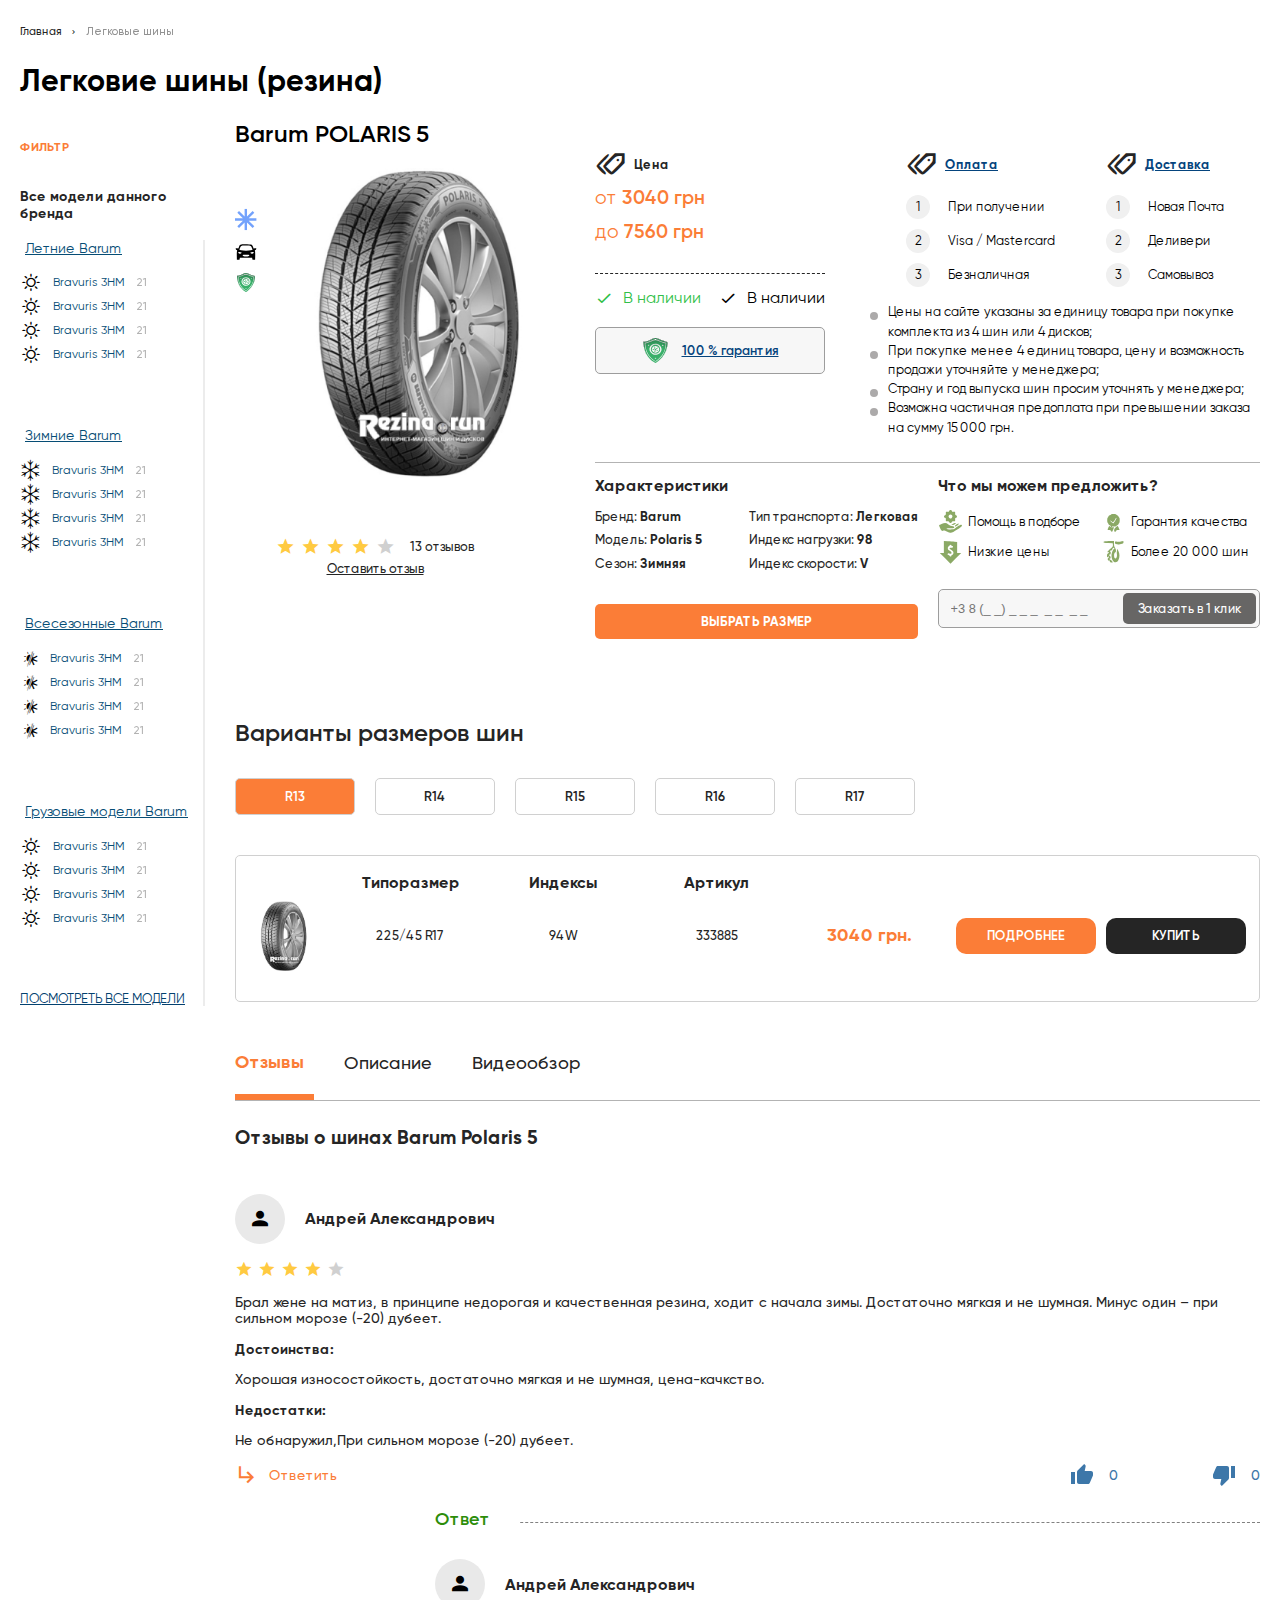
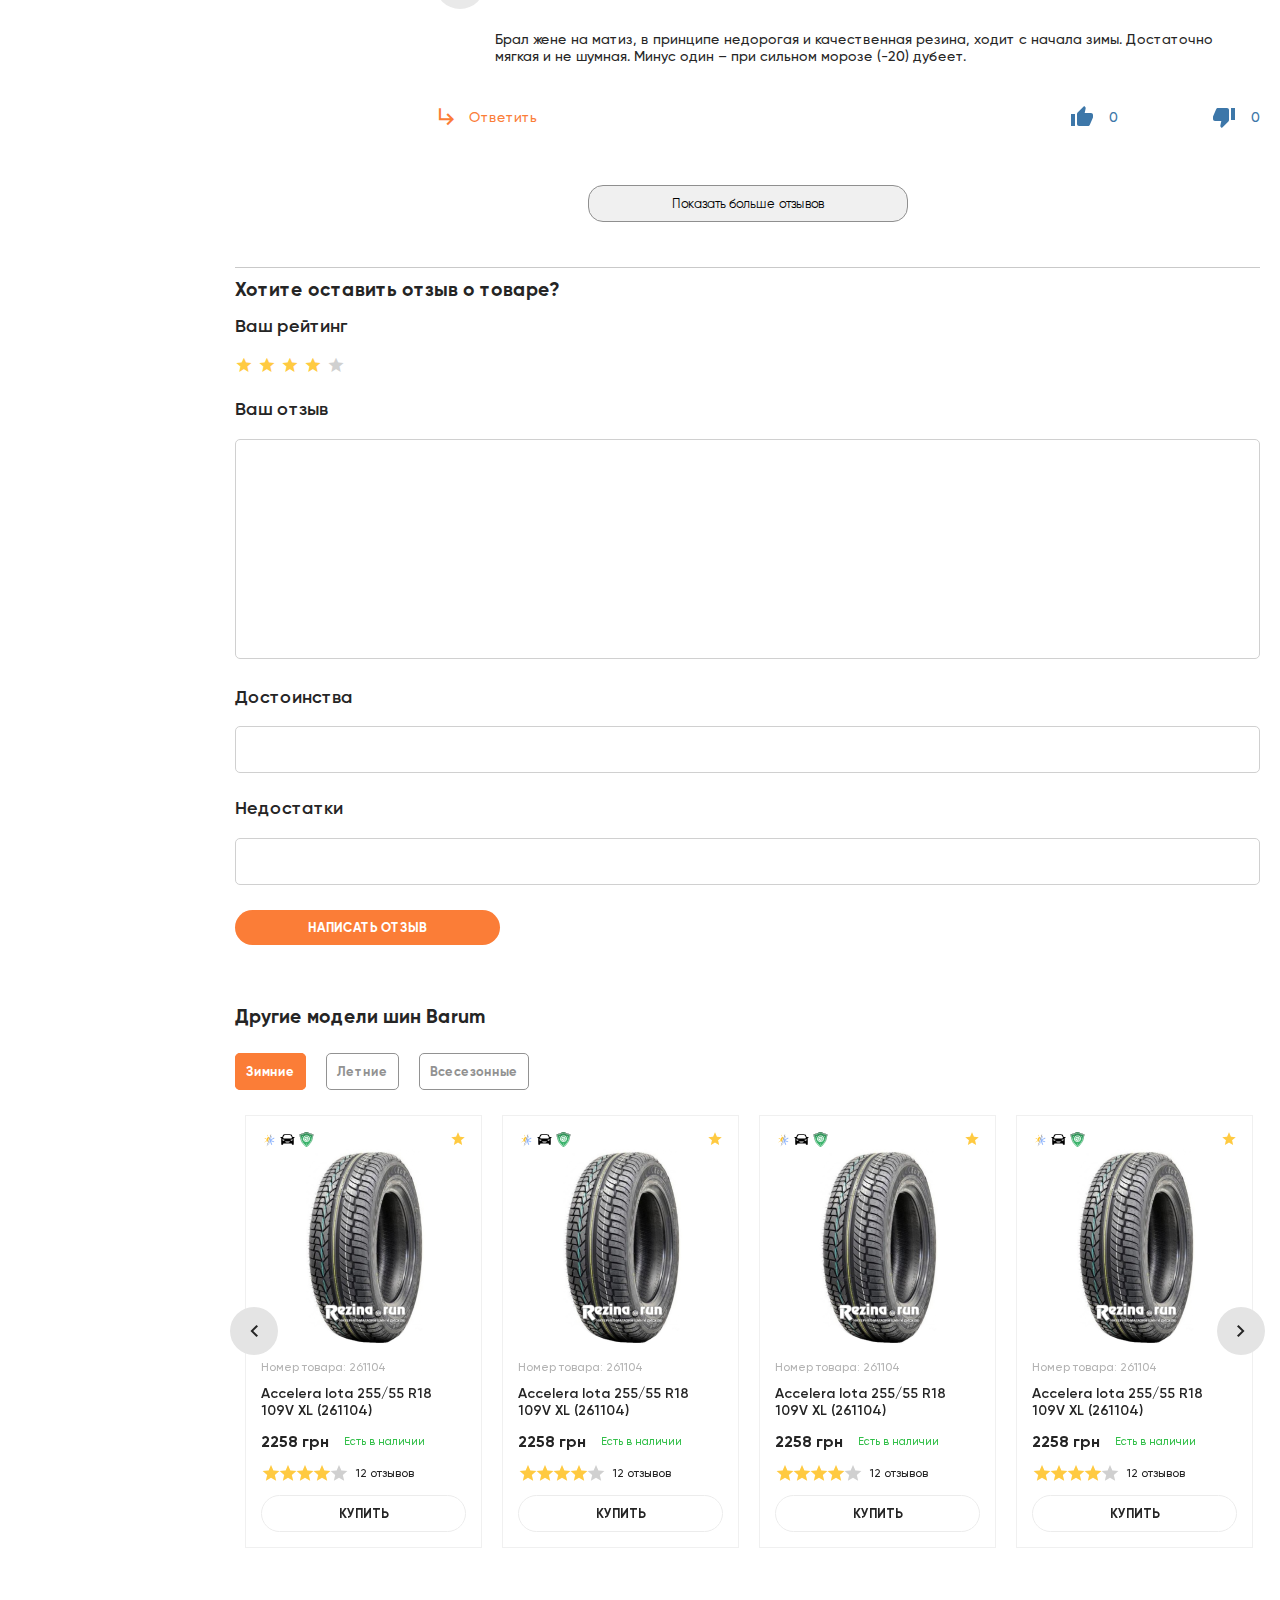
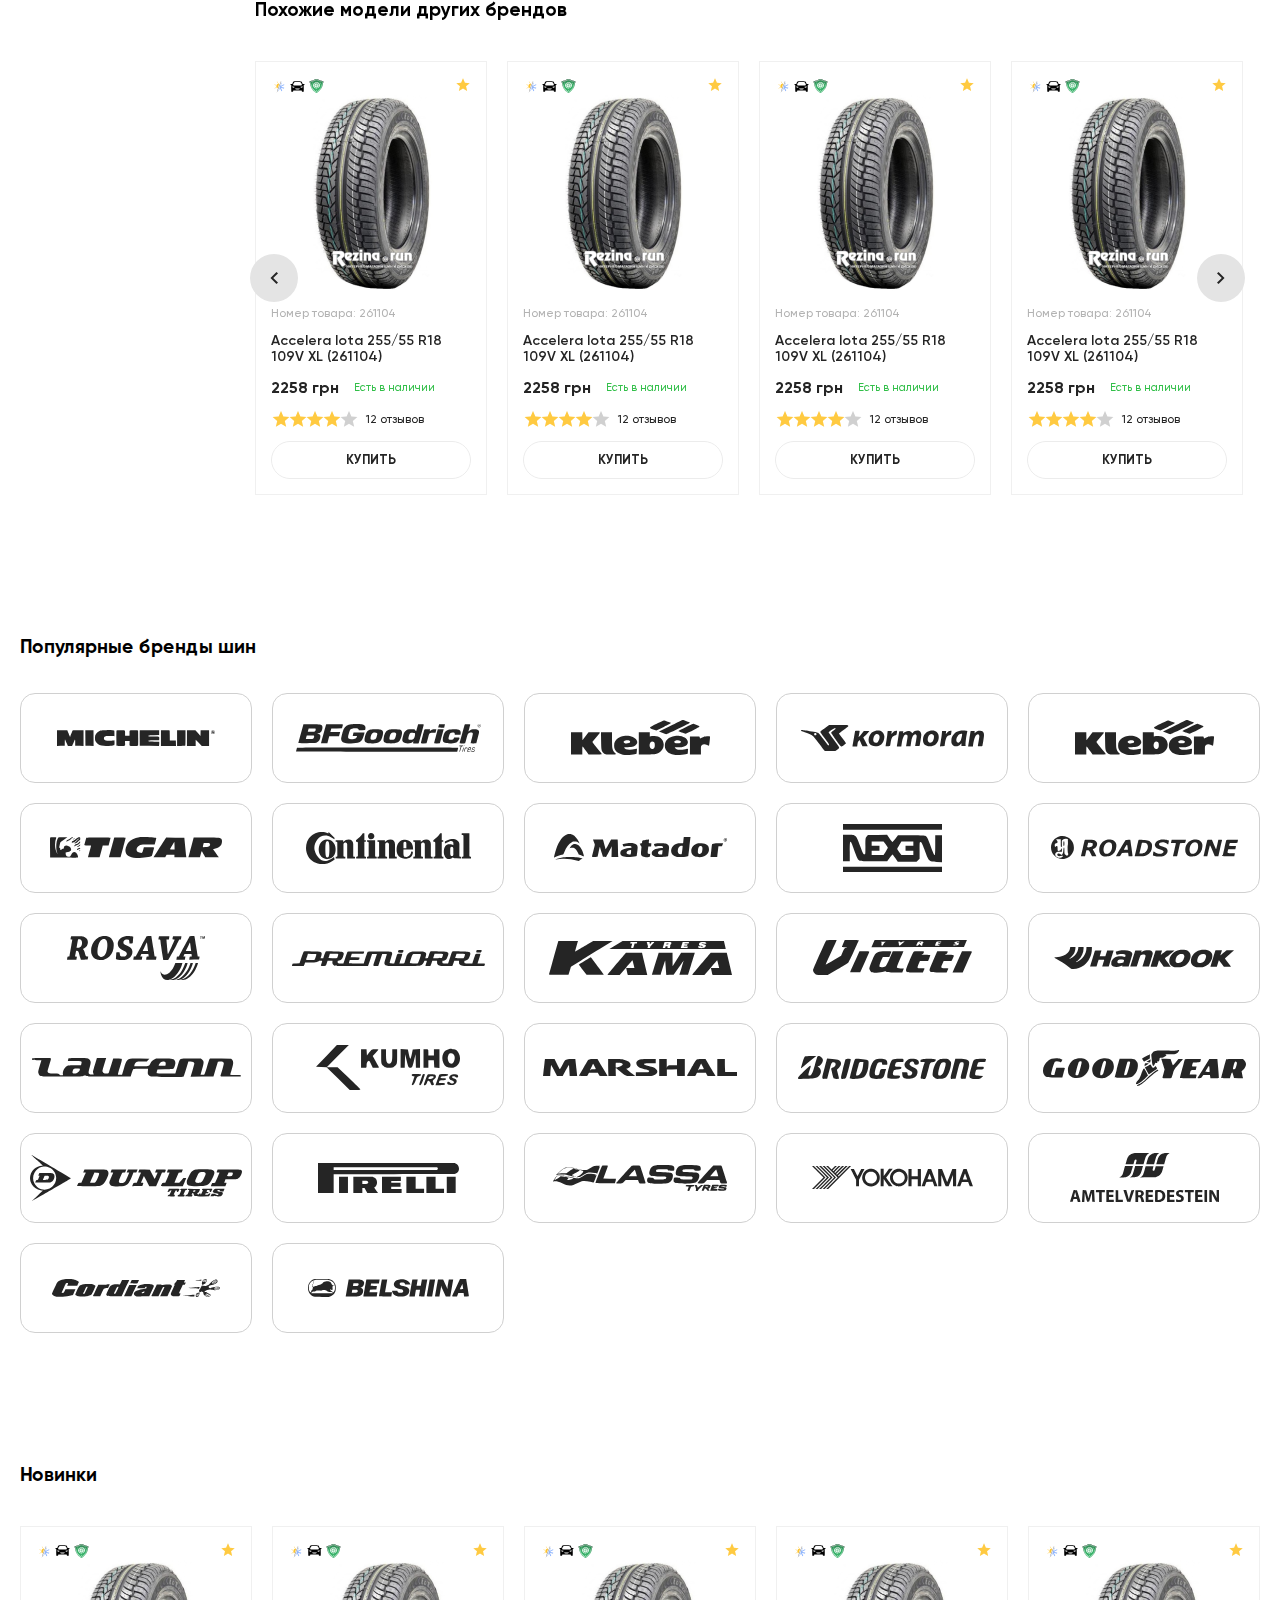
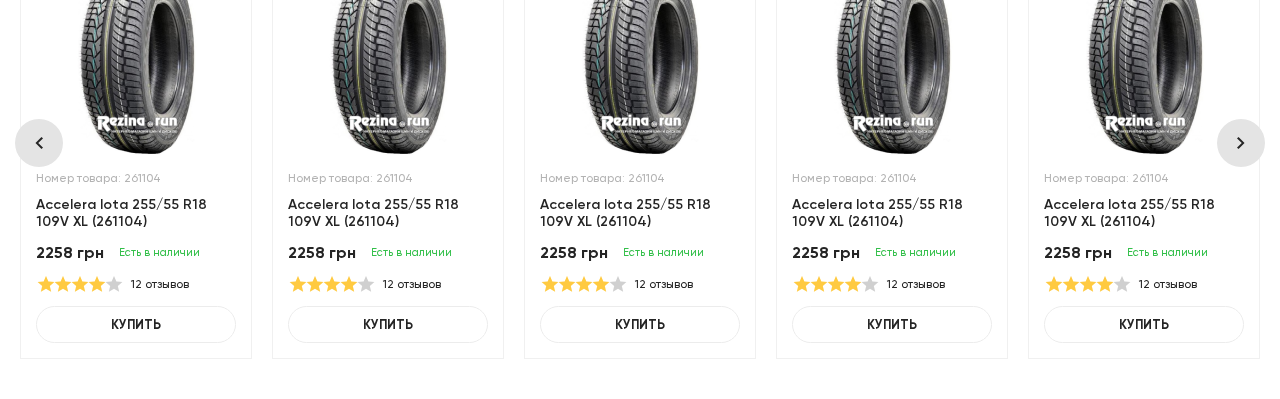
<file: modelPage.html>
<!-- 
  ### TODO: 
  ### добавить в иконочный шрифт иконки для лайка и дизлайка
  ### добавить лейбл над ценой в мобильной версии (в табах) 
-->



<!DOCTYPE html>
<html lang="en">

<head>
  <meta charset="UTF-8">
  <meta name="viewport" content="width=device-width, initial-scale=1.0">
  <title>Document</title>
  <!-- styles -->
  <link rel="stylesheet" href="./styles/css/reset.css">
  <!-- <link rel="stylesheet" href="./plugins/jq-ui/jquery-ui.min.css"> -->
  <!-- custom select -->
  <link rel="stylesheet" href="./plugins/custom-select/nice-select.css">
  <link rel="stylesheet" href="./plugins/slick/slick.css">
  <link rel="stylesheet" href="./styles/css/fonts.css">
  <link rel="stylesheet" href="./styles/css/index.css">
  <link rel="stylesheet" href="./styles/css/media.css">
  <!-- icon font -->
  <link rel="stylesheet" href="./styles/css/style.css">
</head>

<body>

  <div class="content">

    <div class="topContent">
      <div class="wrap topContent__wrap">
        <!-- crumbs -->
        <div class="crumbs modelPage__crumbs">
          <a href="javascript://" class="crumbs__link">Главная</a>
          <span class="crumbs__separator icon-chevron-drop"></span>
          <span class="crumbs__final">Легковые шины</span>
        </div>

        <h2 class="title topContent__title">
          Легковие шины (резина)
        </h2>
      </div>
    </div>

    <div class="wrap modelPage__wrap">
      <div class="brandSidebar modelPage__brandSidebar">
        <a href="javascipt://" class="brandSidebar__smallLink">ФИЛЬТР</a>

        <h3 class="brandSidebar__smallHeading">Все модели данного <br> бренда</h3>
        <div class="brandSidebar__body">
          <!-- sun -->
          <div class="brandSidebar__block">
            <a href="javascript://" class="brandSidebar__bigLink">Летние Barum</a>

            <div class="brandSidebar__list">
              <div class="brandSidebar__typeItem">
                <span class="icon-sun"></span>
                <a href="javascript://">Bravuris 3HM</a>
                <span class="brandSidebar__grayLabel">21</span>
              </div>

              <div class="brandSidebar__typeItem">
                <span class="icon-sun"></span>
                <a href="javascript://">Bravuris 3HM</a>
                <span class="brandSidebar__grayLabel">21</span>
              </div>

              <div class="brandSidebar__typeItem">
                <span class="icon-sun"></span>
                <a href="javascript://">Bravuris 3HM</a>
                <span class="brandSidebar__grayLabel">21</span>
              </div>

              <div class="brandSidebar__typeItem">
                <span class="icon-sun"></span>
                <a href="javascript://">Bravuris 3HM</a>
                <span class="brandSidebar__grayLabel">21</span>
              </div>
            </div>
          </div>
          <!-- winter -->
          <div class="brandSidebar__block">
            <a href="javascript://" class="brandSidebar__bigLink">Зимние Barum</a>

            <div class="brandSidebar__list">
              <div class="brandSidebar__typeItem">
                <span class="icon-winter"></span>
                <a href="javascript://">Bravuris 3HM</a>
                <span class="brandSidebar__grayLabel">21</span>
              </div>

              <div class="brandSidebar__typeItem">
                <span class="icon-winter"></span>
                <a href="javascript://">Bravuris 3HM</a>
                <span class="brandSidebar__grayLabel">21</span>
              </div>

              <div class="brandSidebar__typeItem">
                <span class="icon-winter"></span>
                <a href="javascript://">Bravuris 3HM</a>
                <span class="brandSidebar__grayLabel">21</span>
              </div>

              <div class="brandSidebar__typeItem">
                <span class="icon-winter"></span>
                <a href="javascript://">Bravuris 3HM</a>
                <span class="brandSidebar__grayLabel">21</span>
              </div>
            </div>
          </div>
          <!-- all season -->
          <div class="brandSidebar__block">
            <a href="javascript://" class="brandSidebar__bigLink">Всесезонные Barum</a>

            <div class="brandSidebar__list">
              <div class="brandSidebar__typeItem">
                <span class="icon-demiseason"></span>
                <a href="javascript://">Bravuris 3HM</a>
                <span class="brandSidebar__grayLabel">21</span>
              </div>

              <div class="brandSidebar__typeItem">
                <span class="icon-demiseason"></span>
                <a href="javascript://">Bravuris 3HM</a>
                <span class="brandSidebar__grayLabel">21</span>
              </div>

              <div class="brandSidebar__typeItem">
                <span class="icon-demiseason"></span>
                <a href="javascript://">Bravuris 3HM</a>
                <span class="brandSidebar__grayLabel">21</span>
              </div>

              <div class="brandSidebar__typeItem">
                <span class="icon-demiseason"></span>
                <a href="javascript://">Bravuris 3HM</a>
                <span class="brandSidebar__grayLabel">21</span>
              </div>
            </div>
          </div>
          <!-- weight -->
          <div class="brandSidebar__block">
            <a href="javascript://" class="brandSidebar__bigLink">Грузовые модели Barum</a>

            <div class="brandSidebar__list">
              <div class="brandSidebar__typeItem">
                <span class="icon-sun"></span>
                <a href="javascript://">Bravuris 3HM</a>
                <span class="brandSidebar__grayLabel">21</span>
              </div>

              <div class="brandSidebar__typeItem">
                <span class="icon-sun"></span>
                <a href="javascript://">Bravuris 3HM</a>
                <span class="brandSidebar__grayLabel">21</span>
              </div>

              <div class="brandSidebar__typeItem">
                <span class="icon-sun"></span>
                <a href="javascript://">Bravuris 3HM</a>
                <span class="brandSidebar__grayLabel">21</span>
              </div>

              <div class="brandSidebar__typeItem">
                <span class="icon-sun"></span>
                <a href="javascript://">Bravuris 3HM</a>
                <span class="brandSidebar__grayLabel">21</span>
              </div>
            </div>
          </div>

          <a href="javascript://" class="brandSidebar__moreLink">ПОСМОТРЕТЬ ВСЕ МОДЕЛИ</a>
        </div>
      </div>

      <div class="main modelPage__main">

        <h3 class="modelPage__heading">Barum POLARIS 5</h3>
        <!-- model page main content -->
        <div class="modelPageMain">
          <div class="modelPageMain__imageBlock">
            <div class="labels modelPageMain__labels">
              <img src="./img/svg/winter-feature.svg" alt="">
              <img src="./img/svg/transport-feature.svg" alt="">
              <img src="./img/svg/garanty-feature.svg" alt="">
            </div>

            <div class="ratingBlock modelPageMain__ratingBlock">
              <div class="stars ratingBlock__stars">
                <span class="icon-star-solid stars__item stars__item--selected"></span>
                <span class="icon-star-solid stars__item stars__item--selected"></span>
                <span class="icon-star-solid stars__item stars__item--selected"></span>
                <span class="icon-star-solid stars__item stars__item--selected"></span>
                <span class="icon-star-solid stars__item"></span>
              </div>

              <span class="ratingBlock__label">13 отзывов</span>

              <a href="javascript://" class="ratingBlock__link">Оставить отзыв</a>
            </div>

            <img class="modelPageMain__img" src="./img/item-img.jpg" alt="">
          </div>

          <div class="modelPageMain__infoBlock">
            <div class="modelPageMain__topInfo">
              <div class="modelPageMain__split">
                <div class="modelPageMain__priceBlock">
                  <div class="iconHeading modelPageMain__iconHeading">
                    <span class="icon-tag"></span>
                    Цена
                  </div>

                  <span class="modelPageMain__orangePrice">от <b>3040 грн</b></span>
                  <span class="modelPageMain__orangePrice">до <b>7560 грн</b></span>

                  <div class="oneClickForm modelPageMain__oneClickForm">
                    <input type="text" placeholder="+3 8 (_ _) _ _ _  _ _  _ _">
                    <a href="javascript://">Заказать в 1 клик</a>
                  </div>

                  <a href="javascript://" class="btn modelPageMain__btn">Выбрать размер</a>
                </div>

                <div class="modelPageMain__labelRow">
                  <div class="checkLabel checkLabel--green modelPageMain__checkLabel">
                    <span class="icon-check"></span>
                    В наличии
                  </div>

                  <div class="checkLabel modelPageMain__checkLabel">
                    <span class="icon-check"></span>
                    В наличии
                  </div>
                </div>

                <div
                  class="bottomBlock modelPageMain__bottomBlock bottomBlock--specs modelPageMain__bottomBlock--specsMobile">
                  <h3 class="bottomBlock__heading">Характеристики</h3>
                  <div class="bottomBlock__body">
                    <div class="bottomBlock__listBlock">
                      <ul>
                        <li>Бренд: <b>Barum</b></li>
                        <li>Модель: <b>Polaris 5</b></li>
                        <li>Сезон: <b>Зимняя</b></li>
                        <li>Тип транспорта: <b>Легковая</b></li>
                      </ul>
                    </div>
                  </div>
                </div>

                <a href="javascript://" class="garantyBtn modelPageMain__garantyBtn">
                  <img src="./img/svg/garanty-feature.svg" alt="">
                  100 % гарантия
                </a>
              </div>

              <div class="modelPageMain__right">
                <div class="modelPageMain__listBlock">
                  <!-- info list -->
                  <div class="infoList modelPageMain__infoList">
                    <div class="iconHeading infoList__iconHeading">
                      <span class="icon-tag"></span>
                      <a href="javascript://">Оплата</a>
                    </div>

                    <ul>
                      <li>
                        <span>1</span>
                        При получении
                      </li>

                      <li>
                        <span>2</span>
                        Visa / Mastercard
                      </li>

                      <li>
                        <span>3</span>
                        Безналичная
                      </li>
                    </ul>
                  </div>

                  <!-- info list -->
                  <div class="infoList modelPageMain__infoList">
                    <div class="iconHeading infoList__iconHeading">
                      <span class="icon-tag"></span>
                      <a href="javascript://">Доставка</a>
                    </div>

                    <ul>
                      <li>
                        <span>1</span>
                        Новая Почта
                      </li>

                      <li>
                        <span>2</span>
                        Деливери
                      </li>

                      <li>
                        <span>3</span>
                        Самовывоз
                      </li>
                    </ul>
                  </div>

                </div>

                <a href="javascript://" class="modelPageMain__garantyLink">
                  <img src="./img/svg/garanty-feature.svg" alt="">
                  <span>100 % гарантия обмена / возврата</span>
                </a>

                <ul class="modelPageMain__text">
                  <li>Цены на сайте указаны за единицу товара при покупке комплекта из 4 шин или 4 дисков;</li>
                  <li>При покупке менее 4 единиц товара, цену и возможность продажи уточняйте у менеджера;</li>
                  <li>Страну и год выпуска шин просим уточнять у менеджера;</li>
                  <li>Возможна частичная предоплата при превышении заказа на сумму 15 000 грн.</li>
                </ul>
              </div>
            </div>

            <div class="modelPageMain__bottomInfo">

              <div class="bottomBlock modelPageMain__bottomBlock bottomBlock--specs">
                <h3 class="bottomBlock__heading">Характеристики</h3>
                <div class="bottomBlock__body">
                  <div class="bottomBlock__listBlock">
                    <ul>
                      <li>Бренд: <b>Barum</b></li>
                      <li>Модель: <b>Polaris 5</b></li>
                      <li>Сезон: <b>Зимняя</b></li>
                    </ul>

                    <ul>
                      <li>Тип транспорта: <b>Легковая</b></li>
                      <li>Индекс нагрузки: <b>98</b></li>
                      <li>Индекс скорости: <b>V</b></li>
                    </ul>
                  </div>

                  <a href="javascript://" class="btn bottomBlock__btn">Выбрать размер</a>
                </div>
              </div>

              <div class="bottomBlock modelPageMain__bottomBlock bottomBlock--features">
                <h3 class="bottomBlock__heading">Что мы можем предложить?</h3>
                <div class="bottomBlock__body">

                  <div class="bottomBlock__featureBlock">
                    <div class="bottomBlock__featureItem">
                      <img src="./img/svg/adv-help.svg" alt="">
                      Помощь в подборе
                    </div>

                    <div class="bottomBlock__featureItem">
                      <img src="./img/svg/adv-quality.svg" alt="">
                      Гарантия качества
                    </div>

                    <div class="bottomBlock__featureItem">
                      <img src="./img/svg/adv-lowPrice.svg" alt="">
                      Низкие цены
                    </div>

                    <div class="bottomBlock__featureItem">
                      <img src="./img/svg/adv-amount.svg" alt="">
                      Более 20 000 шин
                    </div>
                  </div>

                  <div class="oneClickForm bottomBlock__oneClickForm">
                    <input type="text" placeholder="+3 8 (_ _) _ _ _  _ _  _ _">
                    <a href="javascript://">Заказать в 1 клик</a>
                  </div>

                </div>
              </div>

            </div>
          </div>
        </div>

        <div class="variantBlock">
          <h2 class="variantBlock__heading">Варианты размеров шин</h2>

          <div class="variantBlock__body">

            <ul>
              <li><a href="#variant-tab-1">R13</a></li>
              <li><a href="#variant-tab-2">R14</a></li>
              <li><a href="#variant-tab-3">R15</a></li>
              <li><a href="#variant-tab-4">R16</a></li>
              <li><a href="#variant-tab-5">R17</a></li>
            </ul>

            <!-- tab -->
            <div class="variantBlock__tab" id="variant-tab-1">
              <!-- item -->
              <div class="variantBlock__item">
                <div class="variantBlock__img">
                  <img src="./img/item-img.jpg" alt="">
                </div>

                <div class="variantBlock__col">
                  <span class="variantBlock__label">Типоразмер</span>
                  <p>225/45 R17</p>
                </div>

                <div class="variantBlock__col">
                  <span class="variantBlock__label">Индексы</span>
                  <p>94W</p>
                </div>

                <div class="variantBlock__col">
                  <span class="variantBlock__label">Артикул</span>
                  <p>333885</p>
                </div>

                <div class="variantBlock__col">
                  <span class="variantBlock__price">3040 грн.</span>
                </div>

                <div class="variantBlock__buttons">
                  <a href="javascript://" class="variantBlock__btn">ПОДРОБНЕЕ</a>
                  <a href="javascript://" class="variantBlock__btn variantBlock__btn--dark">КУПИТЬ</a>
                </div>
              </div>
            </div>

            <!-- tab -->
            <div class="variantBlock__tab" id="variant-tab-2">
              <!-- item -->
              <div class="variantBlock__item">
                <div class="variantBlock__img">
                  <img src="./img/item-img.jpg" alt="">
                </div>

                <div class="variantBlock__col">
                  <span class="variantBlock__label">Типоразмер</span>
                  <p>225/45 R17</p>
                </div>

                <div class="variantBlock__col">
                  <span class="variantBlock__label">Индексы</span>
                  <p>94W</p>
                </div>

                <div class="variantBlock__col">
                  <span class="variantBlock__label">Артикул</span>
                  <p>333885</p>
                </div>

                <div class="variantBlock__col">
                  <span class="variantBlock__price">3040 грн.</span>
                </div>

                <div class="variantBlock__buttons">
                  <a href="javascript://" class="variantBlock__btn">ПОДРОБНЕЕ</a>
                  <a href="javascript://" class="variantBlock__btn variantBlock__btn--dark">КУПИТЬ</a>
                </div>
              </div>

              <!-- item -->
              <div class="variantBlock__item">
                <div class="variantBlock__img">
                  <img src="./img/item-img.jpg" alt="">
                </div>

                <div class="variantBlock__col">
                  <span class="variantBlock__label">Типоразмер</span>
                  <p>225/45 R17</p>
                </div>

                <div class="variantBlock__col">
                  <span class="variantBlock__label">Индексы</span>
                  <p>94W</p>
                </div>

                <div class="variantBlock__col">
                  <span class="variantBlock__label">Артикул</span>
                  <p>333885</p>
                </div>

                <div class="variantBlock__col">
                  <span class="variantBlock__price">3040 грн.</span>
                </div>

                <div class="variantBlock__buttons">
                  <a href="javascript://" class="variantBlock__btn">ПОДРОБНЕЕ</a>
                  <a href="javascript://" class="variantBlock__btn variantBlock__btn--dark">КУПИТЬ</a>
                </div>
              </div>
            </div>

            <!-- tab -->
            <div class="variantBlock__tab" id="variant-tab-3">
              <!-- item -->
              <div class="variantBlock__item">
                <div class="variantBlock__img">
                  <img src="./img/item-img.jpg" alt="">
                </div>

                <div class="variantBlock__col">
                  <span class="variantBlock__label">Типоразмер</span>
                  <p>225/45 R17</p>
                </div>

                <div class="variantBlock__col">
                  <span class="variantBlock__label">Индексы</span>
                  <p>94W</p>
                </div>

                <div class="variantBlock__col">
                  <span class="variantBlock__label">Артикул</span>
                  <p>333885</p>
                </div>

                <div class="variantBlock__col">
                  <span class="variantBlock__price">3040 грн.</span>
                </div>

                <div class="variantBlock__buttons">
                  <a href="javascript://" class="variantBlock__btn">ПОДРОБНЕЕ</a>
                  <a href="javascript://" class="variantBlock__btn variantBlock__btn--dark">КУПИТЬ</a>
                </div>
              </div>

              <!-- item -->
              <div class="variantBlock__item">
                <div class="variantBlock__img">
                  <img src="./img/item-img.jpg" alt="">
                </div>

                <div class="variantBlock__col">
                  <span class="variantBlock__label">Типоразмер</span>
                  <p>225/45 R17</p>
                </div>

                <div class="variantBlock__col">
                  <span class="variantBlock__label">Индексы</span>
                  <p>94W</p>
                </div>

                <div class="variantBlock__col">
                  <span class="variantBlock__label">Артикул</span>
                  <p>333885</p>
                </div>

                <div class="variantBlock__col">
                  <span class="variantBlock__price">3040 грн.</span>
                </div>

                <div class="variantBlock__buttons">
                  <a href="javascript://" class="variantBlock__btn">ПОДРОБНЕЕ</a>
                  <a href="javascript://" class="variantBlock__btn variantBlock__btn--dark">КУПИТЬ</a>
                </div>
              </div>
            </div>

            <!-- tab -->
            <div class="variantBlock__tab" id="variant-tab-4">
              <!-- item -->
              <div class="variantBlock__item">
                <div class="variantBlock__img">
                  <img src="./img/item-img.jpg" alt="">
                </div>

                <div class="variantBlock__col">
                  <span class="variantBlock__label">Типоразмер</span>
                  <p>225/45 R17</p>
                </div>

                <div class="variantBlock__col">
                  <span class="variantBlock__label">Индексы</span>
                  <p>94W</p>
                </div>

                <div class="variantBlock__col">
                  <span class="variantBlock__label">Артикул</span>
                  <p>333885</p>
                </div>

                <div class="variantBlock__col">
                  <span class="variantBlock__price">3040 грн.</span>
                </div>

                <div class="variantBlock__buttons">
                  <a href="javascript://" class="variantBlock__btn">ПОДРОБНЕЕ</a>
                  <a href="javascript://" class="variantBlock__btn variantBlock__btn--dark">КУПИТЬ</a>
                </div>
              </div>

              <!-- item -->
              <div class="variantBlock__item">
                <div class="variantBlock__img">
                  <img src="./img/item-img.jpg" alt="">
                </div>

                <div class="variantBlock__col">
                  <span class="variantBlock__label">Типоразмер</span>
                  <p>225/45 R17</p>
                </div>

                <div class="variantBlock__col">
                  <span class="variantBlock__label">Индексы</span>
                  <p>94W</p>
                </div>

                <div class="variantBlock__col">
                  <span class="variantBlock__label">Артикул</span>
                  <p>333885</p>
                </div>

                <div class="variantBlock__col">
                  <span class="variantBlock__price">3040 грн.</span>
                </div>

                <div class="variantBlock__buttons">
                  <a href="javascript://" class="variantBlock__btn">ПОДРОБНЕЕ</a>
                  <a href="javascript://" class="variantBlock__btn variantBlock__btn--dark">КУПИТЬ</a>
                </div>
              </div>
            </div>

            <!-- tab -->
            <div class="variantBlock__tab" id="variant-tab-5">
              <!-- item -->
              <div class="variantBlock__item">
                <div class="variantBlock__img">
                  <img src="./img/item-img.jpg" alt="">
                </div>

                <div class="variantBlock__col">
                  <span class="variantBlock__label">Типоразмер</span>
                  <p>225/45 R17</p>
                </div>

                <div class="variantBlock__col">
                  <span class="variantBlock__label">Индексы</span>
                  <p>94W</p>
                </div>

                <div class="variantBlock__col">
                  <span class="variantBlock__label">Артикул</span>
                  <p>333885</p>
                </div>

                <div class="variantBlock__col">
                  <span class="variantBlock__price">3040 грн.</span>
                </div>

                <div class="variantBlock__buttons">
                  <a href="javascript://" class="variantBlock__btn">ПОДРОБНЕЕ</a>
                  <a href="javascript://" class="variantBlock__btn variantBlock__btn--dark">КУПИТЬ</a>
                </div>
              </div>

              <!-- item -->
              <div class="variantBlock__item">
                <div class="variantBlock__img">
                  <img src="./img/item-img.jpg" alt="">
                </div>

                <div class="variantBlock__col">
                  <span class="variantBlock__label">Типоразмер</span>
                  <p>225/45 R17</p>
                </div>

                <div class="variantBlock__col">
                  <span class="variantBlock__label">Индексы</span>
                  <p>94W</p>
                </div>

                <div class="variantBlock__col">
                  <span class="variantBlock__label">Артикул</span>
                  <p>333885</p>
                </div>

                <div class="variantBlock__col">
                  <span class="variantBlock__price">3040 грн.</span>
                </div>

                <div class="variantBlock__buttons">
                  <a href="javascript://" class="variantBlock__btn">ПОДРОБНЕЕ</a>
                  <a href="javascript://" class="variantBlock__btn variantBlock__btn--dark">КУПИТЬ</a>
                </div>
              </div>
            </div>
          </div>
        </div>

        <div class="bottomTabs modelPage__bottomTabs">
          <ul>
            <li><a href="#bottom-tab-1">Отзывы</a></li>
            <li><a href="#bottom-tab-2">Описание</a></li>
            <li><a href="#bottom-tab-3">Видеообзор</a></li>
          </ul>

          <div class="bottomTabs__tab" id="bottom-tab-1">
            <div class="reviews bottomTabs__reviews">

              <h2 class="reviews__heading">Отзывы о шинах Barum Polaris 5</h2>

              <div class="reviews__body">
                <!-- item -->
                <div class="reviewItem reviews__reviewItem">
                  <!-- name and avatar -->
                  <div class="reviewItem__nameRow">
                    <div class="reviewItem__profileImg">
                      <span class="icon-person"></span>
                    </div>
                    <span>Андрей Александрович</span>
                  </div>

                  <!-- stars -->
                  <div class="reviewItem__rating">
                    <span class="icon-star-solid reviewItem__star reviewItem__star--selected"></span>
                    <span class="icon-star-solid reviewItem__star reviewItem__star--selected"></span>
                    <span class="icon-star-solid reviewItem__star reviewItem__star--selected"></span>
                    <span class="icon-star-solid reviewItem__star reviewItem__star--selected"></span>
                    <span class="icon-star-solid reviewItem__star"></span>
                  </div>

                  <!-- main text -->
                  <div class="reviewItem__text">
                    <p>
                      Брал жене на матиз, в принципе недорогая и качественная резина, ходит с начала зимы. Достаточно
                      мягкая и не шумная. Минус один – при сильном морозе (-20) дубеет.
                    </p>

                    <div class="reviewItem__headingBlock reviewItem--advantages">
                      <h5 class="reviewItem__heading">Достоинства:</h5>
                      <p>Хорошая износостойкость, достаточно мягкая и не шумная, цена-качкство.</p>
                    </div>

                    <div class="reviewItem__headingBlock reviewItem--disadvantages">
                      <h5 class="reviewItem__heading">Недостатки:</h5>
                      <p>Не обнаружил,При сильном морозе (-20) дубеет.</p>
                    </div>
                  </div>

                  <!-- buttons -->
                  <div class="reviewItem__bottomRow">
                    <a href="javascript://" class="reviewItem__replyBtn">
                      <span class="icon-enter-arrow"></span>
                      Ответить
                    </a>

                    <div class="reviewItem__likeRow">
                      <a href="javascript://" class="reviewItem__likeBtn reviewItem__likeBtn--up">
                        <img src="./img/svg/thumb_up.svg" alt="">
                        <span>0</span>
                      </a>


                      <a href="javascript://" class="reviewItem__likeBtn reviewItem__likeBtn--down">
                        <img src="./img/svg/thumb_down.svg" alt="">
                        <span>0</span>
                      </a>
                    </div>
                  </div>


                  <!-- answers -->
                  <div class="reviewItem__answerBlock">
                    <!-- answer item -->
                    <div class="reviewItem reviewItem--answer">
                      <!-- name and avatar -->
                      <div class="reviewItem__nameRow">
                        <div class="reviewItem__profileImg">
                          <span class="icon-person"></span>
                        </div>
                        <span>Андрей Александрович</span>
                      </div>

                      <!-- main text -->
                      <div class="reviewItem__text">
                        <p>
                          Брал жене на матиз, в принципе недорогая и качественная резина, ходит с начала зимы.
                          Достаточно мягкая и не шумная. Минус один – при сильном морозе (-20) дубеет.
                        </p>
                      </div>

                      <!-- buttons -->
                      <div class="reviewItem__bottomRow">
                        <a href="javascript://" class="reviewItem__replyBtn">
                          <span class="icon-enter-arrow"></span>
                          Ответить
                        </a>

                        <div class="reviewItem__likeRow">
                          <a href="javascript://" class="reviewItem__likeBtn reviewItem__likeBtn--up">
                            <img src="./img/svg/thumb_up.svg" alt="">
                            <span>0</span>
                          </a>


                          <a href="javascript://" class="reviewItem__likeBtn reviewItem__likeBtn--down">
                            <img src="./img/svg/thumb_down.svg" alt="">
                            <span>0</span>
                          </a>
                        </div>
                      </div>

                    </div>
                  </div>

                </div>

              </div>

              <a href="javascript://" class="bottomTabs__moreBtn">Показать больше отзывов</a>

            </div>

            <div class="reviewForm bottomTabs__reviewForm">
              <h2 class="reviewForm__heading">
                Хотите оставить отзыв о товаре?
              </h2>

              <form class="reviewForm__ratingBlock">
                <span class="reviewForm__smallHeading">Ваш рейтинг</span>

                <div class="reviewForm__stars">
                  <span class="icon-star-solid reviewForm__star reviewForm__star--selected"></span>
                  <span class="icon-star-solid reviewForm__star reviewForm__star--selected"></span>
                  <span class="icon-star-solid reviewForm__star reviewForm__star--selected"></span>
                  <span class="icon-star-solid reviewForm__star reviewForm__star--selected"></span>
                  <span class="icon-star-solid reviewForm__star"></span>
                </div>

                <div class="reviewForm__inputBlock">
                  <span class="reviewForm__smallHeading">Ваш отзыв</span>
                  <textarea></textarea>
                </div>

                <div class="reviewForm__inputBlock">
                  <span class="reviewForm__smallHeading">Достоинства</span>
                  <input type="text">
                </div>

                <div class="reviewForm__inputBlock">
                  <span class="reviewForm__smallHeading">Недостатки</span>
                  <input type="text">
                </div>

                <a href="javascript://" class="btn reviewForm__btn">НАПИСАТЬ ОТЗЫВ</a>
              </form>
            </div>
          </div>

          <div class="bottomTabs__tab" id="bottom-tab-2">
            <div class="descriptionBlock modelPage__descriptionBlock">
              <h2 class="descriptionBlock__heading">Barum POLARIS 5 155/70 R13 75T купить с доставкой по Украине</h2>

              <div class="descriptionBlock__text">
                <p>
                  Наш специализированный сайт по продаже автомобильной резины Rezina.run, предлагает приобрести шины
                  бренда <b>Barum</b>. На странице представлена модель <b>POLARIS 5</b> по лучшей цене. Это <b>зимняя</b> резина,
                  приспособленная для езды в черте города и за её пределами. Устанавливается на <b>легковой</b> автомобиль.
                  Модель принадлежит к типу «».
                  <br> <br>
                  За шиной закреплен индекс скорости «<b>T</b>», что обязывает водителя следовать инструкции по её
                  эксплуатации, ведь превышение скоростного режима приведет к снижению сцепления с дорогой. Для модели
                  был определен индекс нагрузки <b>75</b>, отображающий вес, который выдерживает одна покрышка. При превышении
                  установленной производителем нагрузки бренд <b>Barum</b> не гарантирует сохранения всех
                  технико-эксплуатационных характеристик резины, поэтому делайте выбор с четким осознанием своих
                  потребностей.
                  <br> <br>
                  Покрышки Barum этой модели имеют ширину в 155 миллиметров, а профиль — 70. Учитывая диаметр в 13
                  дюймов, эту серию резины Barum можно устанавливать на многие модели автомобилей. Купите резину сейчас
                  в Rezina.run по доступной цене.
                </p>
              </div>
            </div>
          </div>

          <div class="bottomTabs__tab" id="bottom-tab-3">tab 3</div>
        </div>

        <div class="tabSlider modelPage__tabSlider">
          <h2 class="tabSlider__heading">
            Другие модели шин Barum
          </h2>

          <div class="tabSlider__body tabsss">
            <ul>
              <li class="active"><a href="javascript://" >Зимние</a></li>
              <li><a href="javascript://">Летние</a></li>
              <li><a href="javascript://">Всесезонные</a></li>
            </ul>

            <!-- tab -->
            <div class="tabSlider__tab active" id="slider-tab-1">
              <div class="tabSlider__tab-body" id="tab-slider-1">
                <!-- slide -->
                <div class="itemSlider__item">
                  <div class="itemCard itemSlider__itemCard">
                    <div class="itemCard__iconRow">
                      <div class="itemCard__features">
                        <img src="./img/svg/season-feature.svg" alt="">
                        <img src="./img/svg/transport-feature.svg" alt="">
                        <img src="./img/svg/garanty-feature.svg" alt="">
                      </div>

                      <div class="itemCard__favoriteIcon">
                        <span class="icon-star-solid"></span>
                      </div>
                    </div>

                    <a href="javascript://" class="itemCard__img">
                      <img src="./img/itemCard.png" alt="">
                    </a>

                    <span class="itemCard__greyNumber">Номер товара: 261104</span>

                    <a href="javascript://" class="itemCard__name">Accelera Iota 255/55 R18 109V XL (261104)</a>

                    <div class="itemCard__row">
                      <b class="itemCard__price">2258 грн</b>
                      <span class="itemCard__aval">Есть в наличии</span>
                    </div>

                    <div class="itemCard__row">
                      <div class="itemCard__rating">
                        <span class="icon-star-solid itemCard__rate itemCard__rate--active"></span>
                        <span class="icon-star-solid itemCard__rate itemCard__rate--active"></span>
                        <span class="icon-star-solid itemCard__rate itemCard__rate--active"></span>
                        <span class="icon-star-solid itemCard__rate itemCard__rate--active"></span>
                        <span class="icon-star-solid itemCard__rate"></span>
                      </div>

                      <span class="itemCard__reviews">12 отзывов</span>
                    </div>

                    <a href="javascript://" class="btn itemCard__btn">Купить</a>
                  </div>
                </div>
                <!-- slide -->
                <div class="itemSlider__item">
                  <div class="itemCard itemSlider__itemCard">
                    <div class="itemCard__iconRow">
                      <div class="itemCard__features">
                        <img src="./img/svg/season-feature.svg" alt="">
                        <img src="./img/svg/transport-feature.svg" alt="">
                        <img src="./img/svg/garanty-feature.svg" alt="">
                      </div>

                      <div class="itemCard__favoriteIcon">
                        <span class="icon-star-solid"></span>
                      </div>
                    </div>

                    <a href="javascript://" class="itemCard__img">
                      <img src="./img/itemCard.png" alt="">
                    </a>

                    <span class="itemCard__greyNumber">Номер товара: 261104</span>

                    <a href="javascript://" class="itemCard__name">Accelera Iota 255/55 R18 109V XL (261104)</a>

                    <div class="itemCard__row">
                      <b class="itemCard__price">2258 грн</b>
                      <span class="itemCard__aval">Есть в наличии</span>
                    </div>

                    <div class="itemCard__row">
                      <div class="itemCard__rating">
                        <span class="icon-star-solid itemCard__rate itemCard__rate--active"></span>
                        <span class="icon-star-solid itemCard__rate itemCard__rate--active"></span>
                        <span class="icon-star-solid itemCard__rate itemCard__rate--active"></span>
                        <span class="icon-star-solid itemCard__rate itemCard__rate--active"></span>
                        <span class="icon-star-solid itemCard__rate"></span>
                      </div>

                      <span class="itemCard__reviews">12 отзывов</span>
                    </div>

                    <a href="javascript://" class="btn itemCard__btn">Купить</a>
                  </div>
                </div>
                <!-- slide -->
                <div class="itemSlider__item">
                  <div class="itemCard itemSlider__itemCard">
                    <div class="itemCard__iconRow">
                      <div class="itemCard__features">
                        <img src="./img/svg/season-feature.svg" alt="">
                        <img src="./img/svg/transport-feature.svg" alt="">
                        <img src="./img/svg/garanty-feature.svg" alt="">
                      </div>

                      <div class="itemCard__favoriteIcon">
                        <span class="icon-star-solid"></span>
                      </div>
                    </div>

                    <a href="javascript://" class="itemCard__img">
                      <img src="./img/itemCard.png" alt="">
                    </a>

                    <span class="itemCard__greyNumber">Номер товара: 261104</span>

                    <a href="javascript://" class="itemCard__name">Accelera Iota 255/55 R18 109V XL (261104)</a>

                    <div class="itemCard__row">
                      <b class="itemCard__price">2258 грн</b>
                      <span class="itemCard__aval">Есть в наличии</span>
                    </div>

                    <div class="itemCard__row">
                      <div class="itemCard__rating">
                        <span class="icon-star-solid itemCard__rate itemCard__rate--active"></span>
                        <span class="icon-star-solid itemCard__rate itemCard__rate--active"></span>
                        <span class="icon-star-solid itemCard__rate itemCard__rate--active"></span>
                        <span class="icon-star-solid itemCard__rate itemCard__rate--active"></span>
                        <span class="icon-star-solid itemCard__rate"></span>
                      </div>

                      <span class="itemCard__reviews">12 отзывов</span>
                    </div>

                    <a href="javascript://" class="btn itemCard__btn">Купить</a>
                  </div>
                </div>
                <!-- slide -->
                <div class="itemSlider__item">
                  <div class="itemCard itemSlider__itemCard">
                    <div class="itemCard__iconRow">
                      <div class="itemCard__features">
                        <img src="./img/svg/season-feature.svg" alt="">
                        <img src="./img/svg/transport-feature.svg" alt="">
                        <img src="./img/svg/garanty-feature.svg" alt="">
                      </div>

                      <div class="itemCard__favoriteIcon">
                        <span class="icon-star-solid"></span>
                      </div>
                    </div>

                    <a href="javascript://" class="itemCard__img">
                      <img src="./img/itemCard.png" alt="">
                    </a>

                    <span class="itemCard__greyNumber">Номер товара: 261104</span>

                    <a href="javascript://" class="itemCard__name">Accelera Iota 255/55 R18 109V XL (261104)</a>

                    <div class="itemCard__row">
                      <b class="itemCard__price">2258 грн</b>
                      <span class="itemCard__aval">Есть в наличии</span>
                    </div>

                    <div class="itemCard__row">
                      <div class="itemCard__rating">
                        <span class="icon-star-solid itemCard__rate itemCard__rate--active"></span>
                        <span class="icon-star-solid itemCard__rate itemCard__rate--active"></span>
                        <span class="icon-star-solid itemCard__rate itemCard__rate--active"></span>
                        <span class="icon-star-solid itemCard__rate itemCard__rate--active"></span>
                        <span class="icon-star-solid itemCard__rate"></span>
                      </div>

                      <span class="itemCard__reviews">12 отзывов</span>
                    </div>

                    <a href="javascript://" class="btn itemCard__btn">Купить</a>
                  </div>
                </div>
                <!-- slide -->
                <div class="itemSlider__item">
                  <div class="itemCard itemSlider__itemCard">
                    <div class="itemCard__iconRow">
                      <div class="itemCard__features">
                        <img src="./img/svg/season-feature.svg" alt="">
                        <img src="./img/svg/transport-feature.svg" alt="">
                        <img src="./img/svg/garanty-feature.svg" alt="">
                      </div>

                      <div class="itemCard__favoriteIcon">
                        <span class="icon-star-solid"></span>
                      </div>
                    </div>

                    <a href="javascript://" class="itemCard__img">
                      <img src="./img/itemCard.png" alt="">
                    </a>

                    <span class="itemCard__greyNumber">Номер товара: 261104</span>

                    <a href="javascript://" class="itemCard__name">Accelera Iota 255/55 R18 109V XL (261104)</a>

                    <div class="itemCard__row">
                      <b class="itemCard__price">2258 грн</b>
                      <span class="itemCard__aval">Есть в наличии</span>
                    </div>

                    <div class="itemCard__row">
                      <div class="itemCard__rating">
                        <span class="icon-star-solid itemCard__rate itemCard__rate--active"></span>
                        <span class="icon-star-solid itemCard__rate itemCard__rate--active"></span>
                        <span class="icon-star-solid itemCard__rate itemCard__rate--active"></span>
                        <span class="icon-star-solid itemCard__rate itemCard__rate--active"></span>
                        <span class="icon-star-solid itemCard__rate"></span>
                      </div>

                      <span class="itemCard__reviews">12 отзывов</span>
                    </div>

                    <a href="javascript://" class="btn itemCard__btn">Купить</a>
                  </div>
                </div>
                <!-- slide -->
                <div class="itemSlider__item">
                  <div class="itemCard itemSlider__itemCard">
                    <div class="itemCard__iconRow">
                      <div class="itemCard__features">
                        <img src="./img/svg/season-feature.svg" alt="">
                        <img src="./img/svg/transport-feature.svg" alt="">
                        <img src="./img/svg/garanty-feature.svg" alt="">
                      </div>

                      <div class="itemCard__favoriteIcon">
                        <span class="icon-star-solid"></span>
                      </div>
                    </div>

                    <a href="javascript://" class="itemCard__img">
                      <img src="./img/itemCard.png" alt="">
                    </a>

                    <span class="itemCard__greyNumber">Номер товара: 261104</span>

                    <a href="javascript://" class="itemCard__name">Accelera Iota 255/55 R18 109V XL (261104)</a>

                    <div class="itemCard__row">
                      <b class="itemCard__price">2258 грн</b>
                      <span class="itemCard__aval">Есть в наличии</span>
                    </div>

                    <div class="itemCard__row">
                      <div class="itemCard__rating">
                        <span class="icon-star-solid itemCard__rate itemCard__rate--active"></span>
                        <span class="icon-star-solid itemCard__rate itemCard__rate--active"></span>
                        <span class="icon-star-solid itemCard__rate itemCard__rate--active"></span>
                        <span class="icon-star-solid itemCard__rate itemCard__rate--active"></span>
                        <span class="icon-star-solid itemCard__rate"></span>
                      </div>

                      <span class="itemCard__reviews">12 отзывов</span>
                    </div>

                    <a href="javascript://" class="btn itemCard__btn">Купить</a>
                  </div>
                </div>
                <!-- slide -->
                <div class="itemSlider__item">
                  <div class="itemCard itemSlider__itemCard">
                    <div class="itemCard__iconRow">
                      <div class="itemCard__features">
                        <img src="./img/svg/season-feature.svg" alt="">
                        <img src="./img/svg/transport-feature.svg" alt="">
                        <img src="./img/svg/garanty-feature.svg" alt="">
                      </div>

                      <div class="itemCard__favoriteIcon">
                        <span class="icon-star-solid"></span>
                      </div>
                    </div>

                    <a href="javascript://" class="itemCard__img">
                      <img src="./img/itemCard.png" alt="">
                    </a>

                    <span class="itemCard__greyNumber">Номер товара: 261104</span>

                    <a href="javascript://" class="itemCard__name">Accelera Iota 255/55 R18 109V XL (261104)</a>

                    <div class="itemCard__row">
                      <b class="itemCard__price">2258 грн</b>
                      <span class="itemCard__aval">Есть в наличии</span>
                    </div>

                    <div class="itemCard__row">
                      <div class="itemCard__rating">
                        <span class="icon-star-solid itemCard__rate itemCard__rate--active"></span>
                        <span class="icon-star-solid itemCard__rate itemCard__rate--active"></span>
                        <span class="icon-star-solid itemCard__rate itemCard__rate--active"></span>
                        <span class="icon-star-solid itemCard__rate itemCard__rate--active"></span>
                        <span class="icon-star-solid itemCard__rate"></span>
                      </div>

                      <span class="itemCard__reviews">12 отзывов</span>
                    </div>

                    <a href="javascript://" class="btn itemCard__btn">Купить</a>
                  </div>
                </div>
                <!-- slide -->
                <div class="itemSlider__item">
                  <div class="itemCard itemSlider__itemCard">
                    <div class="itemCard__iconRow">
                      <div class="itemCard__features">
                        <img src="./img/svg/season-feature.svg" alt="">
                        <img src="./img/svg/transport-feature.svg" alt="">
                        <img src="./img/svg/garanty-feature.svg" alt="">
                      </div>

                      <div class="itemCard__favoriteIcon">
                        <span class="icon-star-solid"></span>
                      </div>
                    </div>

                    <a href="javascript://" class="itemCard__img">
                      <img src="./img/itemCard.png" alt="">
                    </a>

                    <span class="itemCard__greyNumber">Номер товара: 261104</span>

                    <a href="javascript://" class="itemCard__name">Accelera Iota 255/55 R18 109V XL (261104)</a>

                    <div class="itemCard__row">
                      <b class="itemCard__price">2258 грн</b>
                      <span class="itemCard__aval">Есть в наличии</span>
                    </div>

                    <div class="itemCard__row">
                      <div class="itemCard__rating">
                        <span class="icon-star-solid itemCard__rate itemCard__rate--active"></span>
                        <span class="icon-star-solid itemCard__rate itemCard__rate--active"></span>
                        <span class="icon-star-solid itemCard__rate itemCard__rate--active"></span>
                        <span class="icon-star-solid itemCard__rate itemCard__rate--active"></span>
                        <span class="icon-star-solid itemCard__rate"></span>
                      </div>

                      <span class="itemCard__reviews">12 отзывов</span>
                    </div>

                    <a href="javascript://" class="btn itemCard__btn">Купить</a>
                  </div>
                </div>
              </div>
            </div>
            <!-- tab -->
            <div class="tabSlider__tab" id="slider-tab-2">
              <div class="tabSlider__tab-body" id="tab-slider-2">
                <!-- slide -->
                <div class="itemSlider__item">
                  <div class="itemCard itemSlider__itemCard">
                    <div class="itemCard__iconRow">
                      <div class="itemCard__features">
                        <img src="./img/svg/season-feature.svg" alt="">
                        <img src="./img/svg/transport-feature.svg" alt="">
                        <img src="./img/svg/garanty-feature.svg" alt="">
                      </div>

                      <div class="itemCard__favoriteIcon">
                        <span class="icon-star-solid"></span>
                      </div>
                    </div>

                    <a href="javascript://" class="itemCard__img">
                      <img src="./img/itemCard.png" alt="">
                    </a>

                    <span class="itemCard__greyNumber">Номер товара: 261104</span>

                    <a href="javascript://" class="itemCard__name">Accelera Iota 255/55 R18 109V XL (261104)</a>

                    <div class="itemCard__row">
                      <b class="itemCard__price">2258 грн</b>
                      <span class="itemCard__aval">Есть в наличии</span>
                    </div>

                    <div class="itemCard__row">
                      <div class="itemCard__rating">
                        <span class="icon-star-solid itemCard__rate itemCard__rate--active"></span>
                        <span class="icon-star-solid itemCard__rate itemCard__rate--active"></span>
                        <span class="icon-star-solid itemCard__rate itemCard__rate--active"></span>
                        <span class="icon-star-solid itemCard__rate itemCard__rate--active"></span>
                        <span class="icon-star-solid itemCard__rate"></span>
                      </div>

                      <span class="itemCard__reviews">12 отзывов</span>
                    </div>

                    <a href="javascript://" class="btn itemCard__btn">Купить</a>
                  </div>
                </div>
                <!-- slide -->
                <div class="itemSlider__item">
                  <div class="itemCard itemSlider__itemCard">
                    <div class="itemCard__iconRow">
                      <div class="itemCard__features">
                        <img src="./img/svg/season-feature.svg" alt="">
                        <img src="./img/svg/transport-feature.svg" alt="">
                        <img src="./img/svg/garanty-feature.svg" alt="">
                      </div>

                      <div class="itemCard__favoriteIcon">
                        <span class="icon-star-solid"></span>
                      </div>
                    </div>

                    <a href="javascript://" class="itemCard__img">
                      <img src="./img/itemCard.png" alt="">
                    </a>

                    <span class="itemCard__greyNumber">Номер товара: 261104</span>

                    <a href="javascript://" class="itemCard__name">Accelera Iota 255/55 R18 109V XL (261104)</a>

                    <div class="itemCard__row">
                      <b class="itemCard__price">2258 грн</b>
                      <span class="itemCard__aval">Есть в наличии</span>
                    </div>

                    <div class="itemCard__row">
                      <div class="itemCard__rating">
                        <span class="icon-star-solid itemCard__rate itemCard__rate--active"></span>
                        <span class="icon-star-solid itemCard__rate itemCard__rate--active"></span>
                        <span class="icon-star-solid itemCard__rate itemCard__rate--active"></span>
                        <span class="icon-star-solid itemCard__rate itemCard__rate--active"></span>
                        <span class="icon-star-solid itemCard__rate"></span>
                      </div>

                      <span class="itemCard__reviews">12 отзывов</span>
                    </div>

                    <a href="javascript://" class="btn itemCard__btn">Купить</a>
                  </div>
                </div>
                <!-- slide -->
                <div class="itemSlider__item">
                  <div class="itemCard itemSlider__itemCard">
                    <div class="itemCard__iconRow">
                      <div class="itemCard__features">
                        <img src="./img/svg/season-feature.svg" alt="">
                        <img src="./img/svg/transport-feature.svg" alt="">
                        <img src="./img/svg/garanty-feature.svg" alt="">
                      </div>

                      <div class="itemCard__favoriteIcon">
                        <span class="icon-star-solid"></span>
                      </div>
                    </div>

                    <a href="javascript://" class="itemCard__img">
                      <img src="./img/itemCard.png" alt="">
                    </a>

                    <span class="itemCard__greyNumber">Номер товара: 261104</span>

                    <a href="javascript://" class="itemCard__name">Accelera Iota 255/55 R18 109V XL (261104)</a>

                    <div class="itemCard__row">
                      <b class="itemCard__price">2258 грн</b>
                      <span class="itemCard__aval">Есть в наличии</span>
                    </div>

                    <div class="itemCard__row">
                      <div class="itemCard__rating">
                        <span class="icon-star-solid itemCard__rate itemCard__rate--active"></span>
                        <span class="icon-star-solid itemCard__rate itemCard__rate--active"></span>
                        <span class="icon-star-solid itemCard__rate itemCard__rate--active"></span>
                        <span class="icon-star-solid itemCard__rate itemCard__rate--active"></span>
                        <span class="icon-star-solid itemCard__rate"></span>
                      </div>

                      <span class="itemCard__reviews">12 отзывов</span>
                    </div>

                    <a href="javascript://" class="btn itemCard__btn">Купить</a>
                  </div>
                </div>
                <!-- slide -->
                <div class="itemSlider__item">
                  <div class="itemCard itemSlider__itemCard">
                    <div class="itemCard__iconRow">
                      <div class="itemCard__features">
                        <img src="./img/svg/season-feature.svg" alt="">
                        <img src="./img/svg/transport-feature.svg" alt="">
                        <img src="./img/svg/garanty-feature.svg" alt="">
                      </div>

                      <div class="itemCard__favoriteIcon">
                        <span class="icon-star-solid"></span>
                      </div>
                    </div>

                    <a href="javascript://" class="itemCard__img">
                      <img src="./img/itemCard.png" alt="">
                    </a>

                    <span class="itemCard__greyNumber">Номер товара: 261104</span>

                    <a href="javascript://" class="itemCard__name">Accelera Iota 255/55 R18 109V XL (261104)</a>

                    <div class="itemCard__row">
                      <b class="itemCard__price">2258 грн</b>
                      <span class="itemCard__aval">Есть в наличии</span>
                    </div>

                    <div class="itemCard__row">
                      <div class="itemCard__rating">
                        <span class="icon-star-solid itemCard__rate itemCard__rate--active"></span>
                        <span class="icon-star-solid itemCard__rate itemCard__rate--active"></span>
                        <span class="icon-star-solid itemCard__rate itemCard__rate--active"></span>
                        <span class="icon-star-solid itemCard__rate itemCard__rate--active"></span>
                        <span class="icon-star-solid itemCard__rate"></span>
                      </div>

                      <span class="itemCard__reviews">12 отзывов</span>
                    </div>

                    <a href="javascript://" class="btn itemCard__btn">Купить</a>
                  </div>
                </div>
                <!-- slide -->
                <div class="itemSlider__item">
                  <div class="itemCard itemSlider__itemCard">
                    <div class="itemCard__iconRow">
                      <div class="itemCard__features">
                        <img src="./img/svg/season-feature.svg" alt="">
                        <img src="./img/svg/transport-feature.svg" alt="">
                        <img src="./img/svg/garanty-feature.svg" alt="">
                      </div>

                      <div class="itemCard__favoriteIcon">
                        <span class="icon-star-solid"></span>
                      </div>
                    </div>

                    <a href="javascript://" class="itemCard__img">
                      <img src="./img/itemCard.png" alt="">
                    </a>

                    <span class="itemCard__greyNumber">Номер товара: 261104</span>

                    <a href="javascript://" class="itemCard__name">Accelera Iota 255/55 R18 109V XL (261104)</a>

                    <div class="itemCard__row">
                      <b class="itemCard__price">2258 грн</b>
                      <span class="itemCard__aval">Есть в наличии</span>
                    </div>

                    <div class="itemCard__row">
                      <div class="itemCard__rating">
                        <span class="icon-star-solid itemCard__rate itemCard__rate--active"></span>
                        <span class="icon-star-solid itemCard__rate itemCard__rate--active"></span>
                        <span class="icon-star-solid itemCard__rate itemCard__rate--active"></span>
                        <span class="icon-star-solid itemCard__rate itemCard__rate--active"></span>
                        <span class="icon-star-solid itemCard__rate"></span>
                      </div>

                      <span class="itemCard__reviews">12 отзывов</span>
                    </div>

                    <a href="javascript://" class="btn itemCard__btn">Купить</a>
                  </div>
                </div>
                <!-- slide -->
                <div class="itemSlider__item">
                  <div class="itemCard itemSlider__itemCard">
                    <div class="itemCard__iconRow">
                      <div class="itemCard__features">
                        <img src="./img/svg/season-feature.svg" alt="">
                        <img src="./img/svg/transport-feature.svg" alt="">
                        <img src="./img/svg/garanty-feature.svg" alt="">
                      </div>

                      <div class="itemCard__favoriteIcon">
                        <span class="icon-star-solid"></span>
                      </div>
                    </div>

                    <a href="javascript://" class="itemCard__img">
                      <img src="./img/itemCard.png" alt="">
                    </a>

                    <span class="itemCard__greyNumber">Номер товара: 261104</span>

                    <a href="javascript://" class="itemCard__name">Accelera Iota 255/55 R18 109V XL (261104)</a>

                    <div class="itemCard__row">
                      <b class="itemCard__price">2258 грн</b>
                      <span class="itemCard__aval">Есть в наличии</span>
                    </div>

                    <div class="itemCard__row">
                      <div class="itemCard__rating">
                        <span class="icon-star-solid itemCard__rate itemCard__rate--active"></span>
                        <span class="icon-star-solid itemCard__rate itemCard__rate--active"></span>
                        <span class="icon-star-solid itemCard__rate itemCard__rate--active"></span>
                        <span class="icon-star-solid itemCard__rate itemCard__rate--active"></span>
                        <span class="icon-star-solid itemCard__rate"></span>
                      </div>

                      <span class="itemCard__reviews">12 отзывов</span>
                    </div>

                    <a href="javascript://" class="btn itemCard__btn">Купить</a>
                  </div>
                </div>
                <!-- slide -->
                <div class="itemSlider__item">
                  <div class="itemCard itemSlider__itemCard">
                    <div class="itemCard__iconRow">
                      <div class="itemCard__features">
                        <img src="./img/svg/season-feature.svg" alt="">
                        <img src="./img/svg/transport-feature.svg" alt="">
                        <img src="./img/svg/garanty-feature.svg" alt="">
                      </div>

                      <div class="itemCard__favoriteIcon">
                        <span class="icon-star-solid"></span>
                      </div>
                    </div>

                    <a href="javascript://" class="itemCard__img">
                      <img src="./img/itemCard.png" alt="">
                    </a>

                    <span class="itemCard__greyNumber">Номер товара: 261104</span>

                    <a href="javascript://" class="itemCard__name">Accelera Iota 255/55 R18 109V XL (261104)</a>

                    <div class="itemCard__row">
                      <b class="itemCard__price">2258 грн</b>
                      <span class="itemCard__aval">Есть в наличии</span>
                    </div>

                    <div class="itemCard__row">
                      <div class="itemCard__rating">
                        <span class="icon-star-solid itemCard__rate itemCard__rate--active"></span>
                        <span class="icon-star-solid itemCard__rate itemCard__rate--active"></span>
                        <span class="icon-star-solid itemCard__rate itemCard__rate--active"></span>
                        <span class="icon-star-solid itemCard__rate itemCard__rate--active"></span>
                        <span class="icon-star-solid itemCard__rate"></span>
                      </div>

                      <span class="itemCard__reviews">12 отзывов</span>
                    </div>

                    <a href="javascript://" class="btn itemCard__btn">Купить</a>
                  </div>
                </div>
                <!-- slide -->
                <div class="itemSlider__item">
                  <div class="itemCard itemSlider__itemCard">
                    <div class="itemCard__iconRow">
                      <div class="itemCard__features">
                        <img src="./img/svg/season-feature.svg" alt="">
                        <img src="./img/svg/transport-feature.svg" alt="">
                        <img src="./img/svg/garanty-feature.svg" alt="">
                      </div>

                      <div class="itemCard__favoriteIcon">
                        <span class="icon-star-solid"></span>
                      </div>
                    </div>

                    <a href="javascript://" class="itemCard__img">
                      <img src="./img/itemCard.png" alt="">
                    </a>

                    <span class="itemCard__greyNumber">Номер товара: 261104</span>

                    <a href="javascript://" class="itemCard__name">Accelera Iota 255/55 R18 109V XL (261104)</a>

                    <div class="itemCard__row">
                      <b class="itemCard__price">2258 грн</b>
                      <span class="itemCard__aval">Есть в наличии</span>
                    </div>

                    <div class="itemCard__row">
                      <div class="itemCard__rating">
                        <span class="icon-star-solid itemCard__rate itemCard__rate--active"></span>
                        <span class="icon-star-solid itemCard__rate itemCard__rate--active"></span>
                        <span class="icon-star-solid itemCard__rate itemCard__rate--active"></span>
                        <span class="icon-star-solid itemCard__rate itemCard__rate--active"></span>
                        <span class="icon-star-solid itemCard__rate"></span>
                      </div>

                      <span class="itemCard__reviews">12 отзывов</span>
                    </div>

                    <a href="javascript://" class="btn itemCard__btn">Купить</a>
                  </div>
                </div>
              </div>
            </div>
            <!-- tab -->
            <div class="tabSlider__tab" id="slider-tab-3">
              <div class="tabSlider__tab-body" id="tab-slider-3">
                <!-- slide -->
                <div class="itemSlider__item">
                  <div class="itemCard itemSlider__itemCard">
                    <div class="itemCard__iconRow">
                      <div class="itemCard__features">
                        <img src="./img/svg/season-feature.svg" alt="">
                        <img src="./img/svg/transport-feature.svg" alt="">
                        <img src="./img/svg/garanty-feature.svg" alt="">
                      </div>

                      <div class="itemCard__favoriteIcon">
                        <span class="icon-star-solid"></span>
                      </div>
                    </div>

                    <a href="javascript://" class="itemCard__img">
                      <img src="./img/itemCard.png" alt="">
                    </a>

                    <span class="itemCard__greyNumber">Номер товара: 261104</span>

                    <a href="javascript://" class="itemCard__name">Accelera Iota 255/55 R18 109V XL (261104)</a>

                    <div class="itemCard__row">
                      <b class="itemCard__price">2258 грн</b>
                      <span class="itemCard__aval">Есть в наличии</span>
                    </div>

                    <div class="itemCard__row">
                      <div class="itemCard__rating">
                        <span class="icon-star-solid itemCard__rate itemCard__rate--active"></span>
                        <span class="icon-star-solid itemCard__rate itemCard__rate--active"></span>
                        <span class="icon-star-solid itemCard__rate itemCard__rate--active"></span>
                        <span class="icon-star-solid itemCard__rate itemCard__rate--active"></span>
                        <span class="icon-star-solid itemCard__rate"></span>
                      </div>

                      <span class="itemCard__reviews">12 отзывов</span>
                    </div>

                    <a href="javascript://" class="btn itemCard__btn">Купить</a>
                  </div>
                </div>
                <!-- slide -->
                <div class="itemSlider__item">
                  <div class="itemCard itemSlider__itemCard">
                    <div class="itemCard__iconRow">
                      <div class="itemCard__features">
                        <img src="./img/svg/season-feature.svg" alt="">
                        <img src="./img/svg/transport-feature.svg" alt="">
                        <img src="./img/svg/garanty-feature.svg" alt="">
                      </div>

                      <div class="itemCard__favoriteIcon">
                        <span class="icon-star-solid"></span>
                      </div>
                    </div>

                    <a href="javascript://" class="itemCard__img">
                      <img src="./img/itemCard.png" alt="">
                    </a>

                    <span class="itemCard__greyNumber">Номер товара: 261104</span>

                    <a href="javascript://" class="itemCard__name">Accelera Iota 255/55 R18 109V XL (261104)</a>

                    <div class="itemCard__row">
                      <b class="itemCard__price">2258 грн</b>
                      <span class="itemCard__aval">Есть в наличии</span>
                    </div>

                    <div class="itemCard__row">
                      <div class="itemCard__rating">
                        <span class="icon-star-solid itemCard__rate itemCard__rate--active"></span>
                        <span class="icon-star-solid itemCard__rate itemCard__rate--active"></span>
                        <span class="icon-star-solid itemCard__rate itemCard__rate--active"></span>
                        <span class="icon-star-solid itemCard__rate itemCard__rate--active"></span>
                        <span class="icon-star-solid itemCard__rate"></span>
                      </div>

                      <span class="itemCard__reviews">12 отзывов</span>
                    </div>

                    <a href="javascript://" class="btn itemCard__btn">Купить</a>
                  </div>
                </div>
                <!-- slide -->
                <div class="itemSlider__item">
                  <div class="itemCard itemSlider__itemCard">
                    <div class="itemCard__iconRow">
                      <div class="itemCard__features">
                        <img src="./img/svg/season-feature.svg" alt="">
                        <img src="./img/svg/transport-feature.svg" alt="">
                        <img src="./img/svg/garanty-feature.svg" alt="">
                      </div>

                      <div class="itemCard__favoriteIcon">
                        <span class="icon-star-solid"></span>
                      </div>
                    </div>

                    <a href="javascript://" class="itemCard__img">
                      <img src="./img/itemCard.png" alt="">
                    </a>

                    <span class="itemCard__greyNumber">Номер товара: 261104</span>

                    <a href="javascript://" class="itemCard__name">Accelera Iota 255/55 R18 109V XL (261104)</a>

                    <div class="itemCard__row">
                      <b class="itemCard__price">2258 грн</b>
                      <span class="itemCard__aval">Есть в наличии</span>
                    </div>

                    <div class="itemCard__row">
                      <div class="itemCard__rating">
                        <span class="icon-star-solid itemCard__rate itemCard__rate--active"></span>
                        <span class="icon-star-solid itemCard__rate itemCard__rate--active"></span>
                        <span class="icon-star-solid itemCard__rate itemCard__rate--active"></span>
                        <span class="icon-star-solid itemCard__rate itemCard__rate--active"></span>
                        <span class="icon-star-solid itemCard__rate"></span>
                      </div>

                      <span class="itemCard__reviews">12 отзывов</span>
                    </div>

                    <a href="javascript://" class="btn itemCard__btn">Купить</a>
                  </div>
                </div>
                <!-- slide -->
                <div class="itemSlider__item">
                  <div class="itemCard itemSlider__itemCard">
                    <div class="itemCard__iconRow">
                      <div class="itemCard__features">
                        <img src="./img/svg/season-feature.svg" alt="">
                        <img src="./img/svg/transport-feature.svg" alt="">
                        <img src="./img/svg/garanty-feature.svg" alt="">
                      </div>

                      <div class="itemCard__favoriteIcon">
                        <span class="icon-star-solid"></span>
                      </div>
                    </div>

                    <a href="javascript://" class="itemCard__img">
                      <img src="./img/itemCard.png" alt="">
                    </a>

                    <span class="itemCard__greyNumber">Номер товара: 261104</span>

                    <a href="javascript://" class="itemCard__name">Accelera Iota 255/55 R18 109V XL (261104)</a>

                    <div class="itemCard__row">
                      <b class="itemCard__price">2258 грн</b>
                      <span class="itemCard__aval">Есть в наличии</span>
                    </div>

                    <div class="itemCard__row">
                      <div class="itemCard__rating">
                        <span class="icon-star-solid itemCard__rate itemCard__rate--active"></span>
                        <span class="icon-star-solid itemCard__rate itemCard__rate--active"></span>
                        <span class="icon-star-solid itemCard__rate itemCard__rate--active"></span>
                        <span class="icon-star-solid itemCard__rate itemCard__rate--active"></span>
                        <span class="icon-star-solid itemCard__rate"></span>
                      </div>

                      <span class="itemCard__reviews">12 отзывов</span>
                    </div>

                    <a href="javascript://" class="btn itemCard__btn">Купить</a>
                  </div>
                </div>
                <!-- slide -->
                <div class="itemSlider__item">
                  <div class="itemCard itemSlider__itemCard">
                    <div class="itemCard__iconRow">
                      <div class="itemCard__features">
                        <img src="./img/svg/season-feature.svg" alt="">
                        <img src="./img/svg/transport-feature.svg" alt="">
                        <img src="./img/svg/garanty-feature.svg" alt="">
                      </div>

                      <div class="itemCard__favoriteIcon">
                        <span class="icon-star-solid"></span>
                      </div>
                    </div>

                    <a href="javascript://" class="itemCard__img">
                      <img src="./img/itemCard.png" alt="">
                    </a>

                    <span class="itemCard__greyNumber">Номер товара: 261104</span>

                    <a href="javascript://" class="itemCard__name">Accelera Iota 255/55 R18 109V XL (261104)</a>

                    <div class="itemCard__row">
                      <b class="itemCard__price">2258 грн</b>
                      <span class="itemCard__aval">Есть в наличии</span>
                    </div>

                    <div class="itemCard__row">
                      <div class="itemCard__rating">
                        <span class="icon-star-solid itemCard__rate itemCard__rate--active"></span>
                        <span class="icon-star-solid itemCard__rate itemCard__rate--active"></span>
                        <span class="icon-star-solid itemCard__rate itemCard__rate--active"></span>
                        <span class="icon-star-solid itemCard__rate itemCard__rate--active"></span>
                        <span class="icon-star-solid itemCard__rate"></span>
                      </div>

                      <span class="itemCard__reviews">12 отзывов</span>
                    </div>

                    <a href="javascript://" class="btn itemCard__btn">Купить</a>
                  </div>
                </div>
                <!-- slide -->
                <div class="itemSlider__item">
                  <div class="itemCard itemSlider__itemCard">
                    <div class="itemCard__iconRow">
                      <div class="itemCard__features">
                        <img src="./img/svg/season-feature.svg" alt="">
                        <img src="./img/svg/transport-feature.svg" alt="">
                        <img src="./img/svg/garanty-feature.svg" alt="">
                      </div>

                      <div class="itemCard__favoriteIcon">
                        <span class="icon-star-solid"></span>
                      </div>
                    </div>

                    <a href="javascript://" class="itemCard__img">
                      <img src="./img/itemCard.png" alt="">
                    </a>

                    <span class="itemCard__greyNumber">Номер товара: 261104</span>

                    <a href="javascript://" class="itemCard__name">Accelera Iota 255/55 R18 109V XL (261104)</a>

                    <div class="itemCard__row">
                      <b class="itemCard__price">2258 грн</b>
                      <span class="itemCard__aval">Есть в наличии</span>
                    </div>

                    <div class="itemCard__row">
                      <div class="itemCard__rating">
                        <span class="icon-star-solid itemCard__rate itemCard__rate--active"></span>
                        <span class="icon-star-solid itemCard__rate itemCard__rate--active"></span>
                        <span class="icon-star-solid itemCard__rate itemCard__rate--active"></span>
                        <span class="icon-star-solid itemCard__rate itemCard__rate--active"></span>
                        <span class="icon-star-solid itemCard__rate"></span>
                      </div>

                      <span class="itemCard__reviews">12 отзывов</span>
                    </div>

                    <a href="javascript://" class="btn itemCard__btn">Купить</a>
                  </div>
                </div>
                <!-- slide -->
                <div class="itemSlider__item">
                  <div class="itemCard itemSlider__itemCard">
                    <div class="itemCard__iconRow">
                      <div class="itemCard__features">
                        <img src="./img/svg/season-feature.svg" alt="">
                        <img src="./img/svg/transport-feature.svg" alt="">
                        <img src="./img/svg/garanty-feature.svg" alt="">
                      </div>

                      <div class="itemCard__favoriteIcon">
                        <span class="icon-star-solid"></span>
                      </div>
                    </div>

                    <a href="javascript://" class="itemCard__img">
                      <img src="./img/itemCard.png" alt="">
                    </a>

                    <span class="itemCard__greyNumber">Номер товара: 261104</span>

                    <a href="javascript://" class="itemCard__name">Accelera Iota 255/55 R18 109V XL (261104)</a>

                    <div class="itemCard__row">
                      <b class="itemCard__price">2258 грн</b>
                      <span class="itemCard__aval">Есть в наличии</span>
                    </div>

                    <div class="itemCard__row">
                      <div class="itemCard__rating">
                        <span class="icon-star-solid itemCard__rate itemCard__rate--active"></span>
                        <span class="icon-star-solid itemCard__rate itemCard__rate--active"></span>
                        <span class="icon-star-solid itemCard__rate itemCard__rate--active"></span>
                        <span class="icon-star-solid itemCard__rate itemCard__rate--active"></span>
                        <span class="icon-star-solid itemCard__rate"></span>
                      </div>

                      <span class="itemCard__reviews">12 отзывов</span>
                    </div>

                    <a href="javascript://" class="btn itemCard__btn">Купить</a>
                  </div>
                </div>
                <!-- slide -->
                <div class="itemSlider__item">
                  <div class="itemCard itemSlider__itemCard">
                    <div class="itemCard__iconRow">
                      <div class="itemCard__features">
                        <img src="./img/svg/season-feature.svg" alt="">
                        <img src="./img/svg/transport-feature.svg" alt="">
                        <img src="./img/svg/garanty-feature.svg" alt="">
                      </div>

                      <div class="itemCard__favoriteIcon">
                        <span class="icon-star-solid"></span>
                      </div>
                    </div>

                    <a href="javascript://" class="itemCard__img">
                      <img src="./img/itemCard.png" alt="">
                    </a>

                    <span class="itemCard__greyNumber">Номер товара: 261104</span>

                    <a href="javascript://" class="itemCard__name">Accelera Iota 255/55 R18 109V XL (261104)</a>

                    <div class="itemCard__row">
                      <b class="itemCard__price">2258 грн</b>
                      <span class="itemCard__aval">Есть в наличии</span>
                    </div>

                    <div class="itemCard__row">
                      <div class="itemCard__rating">
                        <span class="icon-star-solid itemCard__rate itemCard__rate--active"></span>
                        <span class="icon-star-solid itemCard__rate itemCard__rate--active"></span>
                        <span class="icon-star-solid itemCard__rate itemCard__rate--active"></span>
                        <span class="icon-star-solid itemCard__rate itemCard__rate--active"></span>
                        <span class="icon-star-solid itemCard__rate"></span>
                      </div>

                      <span class="itemCard__reviews">12 отзывов</span>
                    </div>

                    <a href="javascript://" class="btn itemCard__btn">Купить</a>
                  </div>
                </div>
              </div>
            </div>

          </div>
        </div>

        <div class="itemSlider modelPage__itemSlider">
          <div class="wrap itemSlider__wrap">
            <h2 class="title itemSlider__title">Похожие модели других брендов</h2>

            <div class="itemSlider__body" id="model-slider-1">
              <!-- slide -->
              <div class="itemSlider__item">
                <div class="itemCard itemSlider__itemCard">
                  <div class="itemCard__iconRow">
                    <div class="itemCard__features">
                      <img src="./img/svg/season-feature.svg" alt="">
                      <img src="./img/svg/transport-feature.svg" alt="">
                      <img src="./img/svg/garanty-feature.svg" alt="">
                    </div>

                    <div class="itemCard__favoriteIcon">
                      <span class="icon-star-solid"></span>
                    </div>
                  </div>

                  <a href="javascript://" class="itemCard__img">
                    <img src="./img/itemCard.png" alt="">
                  </a>

                  <span class="itemCard__greyNumber">Номер товара: 261104</span>

                  <a href="javascript://" class="itemCard__name">Accelera Iota 255/55 R18 109V XL (261104)</a>

                  <div class="itemCard__row">
                    <b class="itemCard__price">2258 грн</b>
                    <span class="itemCard__aval">Есть в наличии</span>
                  </div>

                  <div class="itemCard__row">
                    <div class="itemCard__rating">
                      <span class="icon-star-solid itemCard__rate itemCard__rate--active"></span>
                      <span class="icon-star-solid itemCard__rate itemCard__rate--active"></span>
                      <span class="icon-star-solid itemCard__rate itemCard__rate--active"></span>
                      <span class="icon-star-solid itemCard__rate itemCard__rate--active"></span>
                      <span class="icon-star-solid itemCard__rate"></span>
                    </div>

                    <span class="itemCard__reviews">12 отзывов</span>
                  </div>

                  <a href="javascript://" class="btn itemCard__btn">Купить</a>
                </div>
              </div>
              <!-- slide -->
              <div class="itemSlider__item">
                <div class="itemCard itemSlider__itemCard">
                  <div class="itemCard__iconRow">
                    <div class="itemCard__features">
                      <img src="./img/svg/season-feature.svg" alt="">
                      <img src="./img/svg/transport-feature.svg" alt="">
                      <img src="./img/svg/garanty-feature.svg" alt="">
                    </div>

                    <div class="itemCard__favoriteIcon">
                      <span class="icon-star-solid"></span>
                    </div>
                  </div>

                  <a href="javascript://" class="itemCard__img">
                    <img src="./img/itemCard.png" alt="">
                  </a>

                  <span class="itemCard__greyNumber">Номер товара: 261104</span>

                  <a href="javascript://" class="itemCard__name">Accelera Iota 255/55 R18 109V XL (261104)</a>

                  <div class="itemCard__row">
                    <b class="itemCard__price">2258 грн</b>
                    <span class="itemCard__aval">Есть в наличии</span>
                  </div>

                  <div class="itemCard__row">
                    <div class="itemCard__rating">
                      <span class="icon-star-solid itemCard__rate itemCard__rate--active"></span>
                      <span class="icon-star-solid itemCard__rate itemCard__rate--active"></span>
                      <span class="icon-star-solid itemCard__rate itemCard__rate--active"></span>
                      <span class="icon-star-solid itemCard__rate itemCard__rate--active"></span>
                      <span class="icon-star-solid itemCard__rate"></span>
                    </div>

                    <span class="itemCard__reviews">12 отзывов</span>
                  </div>

                  <a href="javascript://" class="btn itemCard__btn">Купить</a>
                </div>
              </div>
              <!-- slide -->
              <div class="itemSlider__item">
                <div class="itemCard itemSlider__itemCard">
                  <div class="itemCard__iconRow">
                    <div class="itemCard__features">
                      <img src="./img/svg/season-feature.svg" alt="">
                      <img src="./img/svg/transport-feature.svg" alt="">
                      <img src="./img/svg/garanty-feature.svg" alt="">
                    </div>

                    <div class="itemCard__favoriteIcon">
                      <span class="icon-star-solid"></span>
                    </div>
                  </div>

                  <a href="javascript://" class="itemCard__img">
                    <img src="./img/itemCard.png" alt="">
                  </a>

                  <span class="itemCard__greyNumber">Номер товара: 261104</span>

                  <a href="javascript://" class="itemCard__name">Accelera Iota 255/55 R18 109V XL (261104)</a>

                  <div class="itemCard__row">
                    <b class="itemCard__price">2258 грн</b>
                    <span class="itemCard__aval">Есть в наличии</span>
                  </div>

                  <div class="itemCard__row">
                    <div class="itemCard__rating">
                      <span class="icon-star-solid itemCard__rate itemCard__rate--active"></span>
                      <span class="icon-star-solid itemCard__rate itemCard__rate--active"></span>
                      <span class="icon-star-solid itemCard__rate itemCard__rate--active"></span>
                      <span class="icon-star-solid itemCard__rate itemCard__rate--active"></span>
                      <span class="icon-star-solid itemCard__rate"></span>
                    </div>

                    <span class="itemCard__reviews">12 отзывов</span>
                  </div>

                  <a href="javascript://" class="btn itemCard__btn">Купить</a>
                </div>
              </div>
              <!-- slide -->
              <div class="itemSlider__item">
                <div class="itemCard itemSlider__itemCard">
                  <div class="itemCard__iconRow">
                    <div class="itemCard__features">
                      <img src="./img/svg/season-feature.svg" alt="">
                      <img src="./img/svg/transport-feature.svg" alt="">
                      <img src="./img/svg/garanty-feature.svg" alt="">
                    </div>

                    <div class="itemCard__favoriteIcon">
                      <span class="icon-star-solid"></span>
                    </div>
                  </div>

                  <a href="javascript://" class="itemCard__img">
                    <img src="./img/itemCard.png" alt="">
                  </a>

                  <span class="itemCard__greyNumber">Номер товара: 261104</span>

                  <a href="javascript://" class="itemCard__name">Accelera Iota 255/55 R18 109V XL (261104)</a>

                  <div class="itemCard__row">
                    <b class="itemCard__price">2258 грн</b>
                    <span class="itemCard__aval">Есть в наличии</span>
                  </div>

                  <div class="itemCard__row">
                    <div class="itemCard__rating">
                      <span class="icon-star-solid itemCard__rate itemCard__rate--active"></span>
                      <span class="icon-star-solid itemCard__rate itemCard__rate--active"></span>
                      <span class="icon-star-solid itemCard__rate itemCard__rate--active"></span>
                      <span class="icon-star-solid itemCard__rate itemCard__rate--active"></span>
                      <span class="icon-star-solid itemCard__rate"></span>
                    </div>

                    <span class="itemCard__reviews">12 отзывов</span>
                  </div>

                  <a href="javascript://" class="btn itemCard__btn">Купить</a>
                </div>
              </div>
              <!-- slide -->
              <div class="itemSlider__item">
                <div class="itemCard itemSlider__itemCard">
                  <div class="itemCard__iconRow">
                    <div class="itemCard__features">
                      <img src="./img/svg/season-feature.svg" alt="">
                      <img src="./img/svg/transport-feature.svg" alt="">
                      <img src="./img/svg/garanty-feature.svg" alt="">
                    </div>

                    <div class="itemCard__favoriteIcon">
                      <span class="icon-star-solid"></span>
                    </div>
                  </div>

                  <a href="javascript://" class="itemCard__img">
                    <img src="./img/itemCard.png" alt="">
                  </a>

                  <span class="itemCard__greyNumber">Номер товара: 261104</span>

                  <a href="javascript://" class="itemCard__name">Accelera Iota 255/55 R18 109V XL (261104)</a>

                  <div class="itemCard__row">
                    <b class="itemCard__price">2258 грн</b>
                    <span class="itemCard__aval">Есть в наличии</span>
                  </div>

                  <div class="itemCard__row">
                    <div class="itemCard__rating">
                      <span class="icon-star-solid itemCard__rate itemCard__rate--active"></span>
                      <span class="icon-star-solid itemCard__rate itemCard__rate--active"></span>
                      <span class="icon-star-solid itemCard__rate itemCard__rate--active"></span>
                      <span class="icon-star-solid itemCard__rate itemCard__rate--active"></span>
                      <span class="icon-star-solid itemCard__rate"></span>
                    </div>

                    <span class="itemCard__reviews">12 отзывов</span>
                  </div>

                  <a href="javascript://" class="btn itemCard__btn">Купить</a>
                </div>
              </div>
              <!-- slide -->
              <div class="itemSlider__item">
                <div class="itemCard itemSlider__itemCard">
                  <div class="itemCard__iconRow">
                    <div class="itemCard__features">
                      <img src="./img/svg/season-feature.svg" alt="">
                      <img src="./img/svg/transport-feature.svg" alt="">
                      <img src="./img/svg/garanty-feature.svg" alt="">
                    </div>

                    <div class="itemCard__favoriteIcon">
                      <span class="icon-star-solid"></span>
                    </div>
                  </div>

                  <a href="javascript://" class="itemCard__img">
                    <img src="./img/itemCard.png" alt="">
                  </a>

                  <span class="itemCard__greyNumber">Номер товара: 261104</span>

                  <a href="javascript://" class="itemCard__name">Accelera Iota 255/55 R18 109V XL (261104)</a>

                  <div class="itemCard__row">
                    <b class="itemCard__price">2258 грн</b>
                    <span class="itemCard__aval">Есть в наличии</span>
                  </div>

                  <div class="itemCard__row">
                    <div class="itemCard__rating">
                      <span class="icon-star-solid itemCard__rate itemCard__rate--active"></span>
                      <span class="icon-star-solid itemCard__rate itemCard__rate--active"></span>
                      <span class="icon-star-solid itemCard__rate itemCard__rate--active"></span>
                      <span class="icon-star-solid itemCard__rate itemCard__rate--active"></span>
                      <span class="icon-star-solid itemCard__rate"></span>
                    </div>

                    <span class="itemCard__reviews">12 отзывов</span>
                  </div>

                  <a href="javascript://" class="btn itemCard__btn">Купить</a>
                </div>
              </div>
              <!-- slide -->
              <div class="itemSlider__item">
                <div class="itemCard itemSlider__itemCard">
                  <div class="itemCard__iconRow">
                    <div class="itemCard__features">
                      <img src="./img/svg/season-feature.svg" alt="">
                      <img src="./img/svg/transport-feature.svg" alt="">
                      <img src="./img/svg/garanty-feature.svg" alt="">
                    </div>

                    <div class="itemCard__favoriteIcon">
                      <span class="icon-star-solid"></span>
                    </div>
                  </div>

                  <a href="javascript://" class="itemCard__img">
                    <img src="./img/itemCard.png" alt="">
                  </a>

                  <span class="itemCard__greyNumber">Номер товара: 261104</span>

                  <a href="javascript://" class="itemCard__name">Accelera Iota 255/55 R18 109V XL (261104)</a>

                  <div class="itemCard__row">
                    <b class="itemCard__price">2258 грн</b>
                    <span class="itemCard__aval">Есть в наличии</span>
                  </div>

                  <div class="itemCard__row">
                    <div class="itemCard__rating">
                      <span class="icon-star-solid itemCard__rate itemCard__rate--active"></span>
                      <span class="icon-star-solid itemCard__rate itemCard__rate--active"></span>
                      <span class="icon-star-solid itemCard__rate itemCard__rate--active"></span>
                      <span class="icon-star-solid itemCard__rate itemCard__rate--active"></span>
                      <span class="icon-star-solid itemCard__rate"></span>
                    </div>

                    <span class="itemCard__reviews">12 отзывов</span>
                  </div>

                  <a href="javascript://" class="btn itemCard__btn">Купить</a>
                </div>
              </div>
              <!-- slide -->
              <div class="itemSlider__item">
                <div class="itemCard itemSlider__itemCard">
                  <div class="itemCard__iconRow">
                    <div class="itemCard__features">
                      <img src="./img/svg/season-feature.svg" alt="">
                      <img src="./img/svg/transport-feature.svg" alt="">
                      <img src="./img/svg/garanty-feature.svg" alt="">
                    </div>

                    <div class="itemCard__favoriteIcon">
                      <span class="icon-star-solid"></span>
                    </div>
                  </div>

                  <a href="javascript://" class="itemCard__img">
                    <img src="./img/itemCard.png" alt="">
                  </a>

                  <span class="itemCard__greyNumber">Номер товара: 261104</span>

                  <a href="javascript://" class="itemCard__name">Accelera Iota 255/55 R18 109V XL (261104)</a>

                  <div class="itemCard__row">
                    <b class="itemCard__price">2258 грн</b>
                    <span class="itemCard__aval">Есть в наличии</span>
                  </div>

                  <div class="itemCard__row">
                    <div class="itemCard__rating">
                      <span class="icon-star-solid itemCard__rate itemCard__rate--active"></span>
                      <span class="icon-star-solid itemCard__rate itemCard__rate--active"></span>
                      <span class="icon-star-solid itemCard__rate itemCard__rate--active"></span>
                      <span class="icon-star-solid itemCard__rate itemCard__rate--active"></span>
                      <span class="icon-star-solid itemCard__rate"></span>
                    </div>

                    <span class="itemCard__reviews">12 отзывов</span>
                  </div>

                  <a href="javascript://" class="btn itemCard__btn">Купить</a>
                </div>
              </div>
            </div>
          </div>
        </div>

      </div>
    </div>

    <div class="brandList">
      <div class="wrap brandList__wrap">
        <h2 class="title brandList__title">Популярные бренды шин</h2>

        <div class="brandList__grid">
          <a href="javascript://" class="brandList__item">
            <img src="./img/brands/brand1.svg" alt="">
          </a>

          <a href="javascript://" class="brandList__item">
            <img src="./img/brands/brand2.svg" alt="">
          </a>

          <a href="javascript://" class="brandList__item">
            <img src="./img/brands/brand3.svg" alt="">
          </a>

          <a href="javascript://" class="brandList__item">
            <img src="./img/brands/brand4.svg" alt="">
          </a>

          <a href="javascript://" class="brandList__item">
            <img src="./img/brands/brand5.svg" alt="">
          </a>

          <a href="javascript://" class="brandList__item">
            <img src="./img/brands/brand6.svg" alt="">
          </a>

          <a href="javascript://" class="brandList__item">
            <img src="./img/brands/brand7.svg" alt="">
          </a>

          <a href="javascript://" class="brandList__item">
            <img src="./img/brands/brand8.svg" alt="">
          </a>

          <a href="javascript://" class="brandList__item">
            <img src="./img/brands/brand9.svg" alt="">
          </a>

          <a href="javascript://" class="brandList__item">
            <img src="./img/brands/brand10.svg" alt="">
          </a>

          <a href="javascript://" class="brandList__item">
            <img src="./img/brands/brand11.svg" alt="">
          </a>

          <a href="javascript://" class="brandList__item">
            <img src="./img/brands/brand12.svg" alt="">
          </a>

          <a href="javascript://" class="brandList__item">
            <img src="./img/brands/brand13.svg" alt="">
          </a>

          <a href="javascript://" class="brandList__item">
            <img src="./img/brands/brand14.svg" alt="">
          </a>

          <a href="javascript://" class="brandList__item">
            <img src="./img/brands/brand15.svg" alt="">
          </a>

          <a href="javascript://" class="brandList__item">
            <img src="./img/brands/brand16.svg" alt="">
          </a>

          <a href="javascript://" class="brandList__item">
            <img src="./img/brands/brand17.svg" alt="">
          </a>

          <a href="javascript://" class="brandList__item">
            <img src="./img/brands/brand18.svg" alt="">
          </a>

          <a href="javascript://" class="brandList__item">
            <img src="./img/brands/brand19.svg" alt="">
          </a>

          <a href="javascript://" class="brandList__item">
            <img src="./img/brands/brand20.svg" alt="">
          </a>

          <a href="javascript://" class="brandList__item">
            <img src="./img/brands/brand21.svg" alt="">
          </a>

          <a href="javascript://" class="brandList__item">
            <img src="./img/brands/brand22.svg" alt="">
          </a>

          <a href="javascript://" class="brandList__item">
            <img src="./img/brands/brand23.svg" alt="">
          </a>

          <a href="javascript://" class="brandList__item">
            <img src="./img/brands/brand24.svg" alt="">
          </a>

          <a href="javascript://" class="brandList__item">
            <img src="./img/brands/brand25.svg" alt="">
          </a>

          <a href="javascript://" class="brandList__item">
            <img src="./img/brands/brand26.svg" alt="">
          </a>

          <a href="javascript://" class="brandList__item">
            <img src="./img/brands/brand27.svg" alt="">
          </a>
        </div>
      </div>
    </div>

    <div class="itemSlider modelPage__itemSlider">
      <div class="wrap itemSlider__wrap">
        <h2 class="title itemSlider__title">Новинки</h2>

        <div class="itemSlider__body" id="model-slider-2">
          <!-- slide -->
          <div class="itemSlider__item">
            <div class="itemCard itemSlider__itemCard">
              <div class="itemCard__iconRow">
                <div class="itemCard__features">
                  <img src="./img/svg/season-feature.svg" alt="">
                  <img src="./img/svg/transport-feature.svg" alt="">
                  <img src="./img/svg/garanty-feature.svg" alt="">
                </div>

                <div class="itemCard__favoriteIcon">
                  <span class="icon-star-solid"></span>
                </div>
              </div>

              <a href="javascript://" class="itemCard__img">
                <img src="./img/itemCard.png" alt="">
              </a>

              <span class="itemCard__greyNumber">Номер товара: 261104</span>

              <a href="javascript://" class="itemCard__name">Accelera Iota 255/55 R18 109V XL (261104)</a>

              <div class="itemCard__row">
                <b class="itemCard__price">2258 грн</b>
                <span class="itemCard__aval">Есть в наличии</span>
              </div>

              <div class="itemCard__row">
                <div class="itemCard__rating">
                  <span class="icon-star-solid itemCard__rate itemCard__rate--active"></span>
                  <span class="icon-star-solid itemCard__rate itemCard__rate--active"></span>
                  <span class="icon-star-solid itemCard__rate itemCard__rate--active"></span>
                  <span class="icon-star-solid itemCard__rate itemCard__rate--active"></span>
                  <span class="icon-star-solid itemCard__rate"></span>
                </div>

                <span class="itemCard__reviews">12 отзывов</span>
              </div>

              <a href="javascript://" class="btn itemCard__btn">Купить</a>
            </div>
          </div>
          <!-- slide -->
          <div class="itemSlider__item">
            <div class="itemCard itemSlider__itemCard">
              <div class="itemCard__iconRow">
                <div class="itemCard__features">
                  <img src="./img/svg/season-feature.svg" alt="">
                  <img src="./img/svg/transport-feature.svg" alt="">
                  <img src="./img/svg/garanty-feature.svg" alt="">
                </div>

                <div class="itemCard__favoriteIcon">
                  <span class="icon-star-solid"></span>
                </div>
              </div>

              <a href="javascript://" class="itemCard__img">
                <img src="./img/itemCard.png" alt="">
              </a>

              <span class="itemCard__greyNumber">Номер товара: 261104</span>

              <a href="javascript://" class="itemCard__name">Accelera Iota 255/55 R18 109V XL (261104)</a>

              <div class="itemCard__row">
                <b class="itemCard__price">2258 грн</b>
                <span class="itemCard__aval">Есть в наличии</span>
              </div>

              <div class="itemCard__row">
                <div class="itemCard__rating">
                  <span class="icon-star-solid itemCard__rate itemCard__rate--active"></span>
                  <span class="icon-star-solid itemCard__rate itemCard__rate--active"></span>
                  <span class="icon-star-solid itemCard__rate itemCard__rate--active"></span>
                  <span class="icon-star-solid itemCard__rate itemCard__rate--active"></span>
                  <span class="icon-star-solid itemCard__rate"></span>
                </div>

                <span class="itemCard__reviews">12 отзывов</span>
              </div>

              <a href="javascript://" class="btn itemCard__btn">Купить</a>
            </div>
          </div>
          <!-- slide -->
          <div class="itemSlider__item">
            <div class="itemCard itemSlider__itemCard">
              <div class="itemCard__iconRow">
                <div class="itemCard__features">
                  <img src="./img/svg/season-feature.svg" alt="">
                  <img src="./img/svg/transport-feature.svg" alt="">
                  <img src="./img/svg/garanty-feature.svg" alt="">
                </div>

                <div class="itemCard__favoriteIcon">
                  <span class="icon-star-solid"></span>
                </div>
              </div>

              <a href="javascript://" class="itemCard__img">
                <img src="./img/itemCard.png" alt="">
              </a>

              <span class="itemCard__greyNumber">Номер товара: 261104</span>

              <a href="javascript://" class="itemCard__name">Accelera Iota 255/55 R18 109V XL (261104)</a>

              <div class="itemCard__row">
                <b class="itemCard__price">2258 грн</b>
                <span class="itemCard__aval">Есть в наличии</span>
              </div>

              <div class="itemCard__row">
                <div class="itemCard__rating">
                  <span class="icon-star-solid itemCard__rate itemCard__rate--active"></span>
                  <span class="icon-star-solid itemCard__rate itemCard__rate--active"></span>
                  <span class="icon-star-solid itemCard__rate itemCard__rate--active"></span>
                  <span class="icon-star-solid itemCard__rate itemCard__rate--active"></span>
                  <span class="icon-star-solid itemCard__rate"></span>
                </div>

                <span class="itemCard__reviews">12 отзывов</span>
              </div>

              <a href="javascript://" class="btn itemCard__btn">Купить</a>
            </div>
          </div>
          <!-- slide -->
          <div class="itemSlider__item">
            <div class="itemCard itemSlider__itemCard">
              <div class="itemCard__iconRow">
                <div class="itemCard__features">
                  <img src="./img/svg/season-feature.svg" alt="">
                  <img src="./img/svg/transport-feature.svg" alt="">
                  <img src="./img/svg/garanty-feature.svg" alt="">
                </div>

                <div class="itemCard__favoriteIcon">
                  <span class="icon-star-solid"></span>
                </div>
              </div>

              <a href="javascript://" class="itemCard__img">
                <img src="./img/itemCard.png" alt="">
              </a>

              <span class="itemCard__greyNumber">Номер товара: 261104</span>

              <a href="javascript://" class="itemCard__name">Accelera Iota 255/55 R18 109V XL (261104)</a>

              <div class="itemCard__row">
                <b class="itemCard__price">2258 грн</b>
                <span class="itemCard__aval">Есть в наличии</span>
              </div>

              <div class="itemCard__row">
                <div class="itemCard__rating">
                  <span class="icon-star-solid itemCard__rate itemCard__rate--active"></span>
                  <span class="icon-star-solid itemCard__rate itemCard__rate--active"></span>
                  <span class="icon-star-solid itemCard__rate itemCard__rate--active"></span>
                  <span class="icon-star-solid itemCard__rate itemCard__rate--active"></span>
                  <span class="icon-star-solid itemCard__rate"></span>
                </div>

                <span class="itemCard__reviews">12 отзывов</span>
              </div>

              <a href="javascript://" class="btn itemCard__btn">Купить</a>
            </div>
          </div>
          <!-- slide -->
          <div class="itemSlider__item">
            <div class="itemCard itemSlider__itemCard">
              <div class="itemCard__iconRow">
                <div class="itemCard__features">
                  <img src="./img/svg/season-feature.svg" alt="">
                  <img src="./img/svg/transport-feature.svg" alt="">
                  <img src="./img/svg/garanty-feature.svg" alt="">
                </div>

                <div class="itemCard__favoriteIcon">
                  <span class="icon-star-solid"></span>
                </div>
              </div>

              <a href="javascript://" class="itemCard__img">
                <img src="./img/itemCard.png" alt="">
              </a>

              <span class="itemCard__greyNumber">Номер товара: 261104</span>

              <a href="javascript://" class="itemCard__name">Accelera Iota 255/55 R18 109V XL (261104)</a>

              <div class="itemCard__row">
                <b class="itemCard__price">2258 грн</b>
                <span class="itemCard__aval">Есть в наличии</span>
              </div>

              <div class="itemCard__row">
                <div class="itemCard__rating">
                  <span class="icon-star-solid itemCard__rate itemCard__rate--active"></span>
                  <span class="icon-star-solid itemCard__rate itemCard__rate--active"></span>
                  <span class="icon-star-solid itemCard__rate itemCard__rate--active"></span>
                  <span class="icon-star-solid itemCard__rate itemCard__rate--active"></span>
                  <span class="icon-star-solid itemCard__rate"></span>
                </div>

                <span class="itemCard__reviews">12 отзывов</span>
              </div>

              <a href="javascript://" class="btn itemCard__btn">Купить</a>
            </div>
          </div>
          <!-- slide -->
          <div class="itemSlider__item">
            <div class="itemCard itemSlider__itemCard">
              <div class="itemCard__iconRow">
                <div class="itemCard__features">
                  <img src="./img/svg/season-feature.svg" alt="">
                  <img src="./img/svg/transport-feature.svg" alt="">
                  <img src="./img/svg/garanty-feature.svg" alt="">
                </div>

                <div class="itemCard__favoriteIcon">
                  <span class="icon-star-solid"></span>
                </div>
              </div>

              <a href="javascript://" class="itemCard__img">
                <img src="./img/itemCard.png" alt="">
              </a>

              <span class="itemCard__greyNumber">Номер товара: 261104</span>

              <a href="javascript://" class="itemCard__name">Accelera Iota 255/55 R18 109V XL (261104)</a>

              <div class="itemCard__row">
                <b class="itemCard__price">2258 грн</b>
                <span class="itemCard__aval">Есть в наличии</span>
              </div>

              <div class="itemCard__row">
                <div class="itemCard__rating">
                  <span class="icon-star-solid itemCard__rate itemCard__rate--active"></span>
                  <span class="icon-star-solid itemCard__rate itemCard__rate--active"></span>
                  <span class="icon-star-solid itemCard__rate itemCard__rate--active"></span>
                  <span class="icon-star-solid itemCard__rate itemCard__rate--active"></span>
                  <span class="icon-star-solid itemCard__rate"></span>
                </div>

                <span class="itemCard__reviews">12 отзывов</span>
              </div>

              <a href="javascript://" class="btn itemCard__btn">Купить</a>
            </div>
          </div>
          <!-- slide -->
          <div class="itemSlider__item">
            <div class="itemCard itemSlider__itemCard">
              <div class="itemCard__iconRow">
                <div class="itemCard__features">
                  <img src="./img/svg/season-feature.svg" alt="">
                  <img src="./img/svg/transport-feature.svg" alt="">
                  <img src="./img/svg/garanty-feature.svg" alt="">
                </div>

                <div class="itemCard__favoriteIcon">
                  <span class="icon-star-solid"></span>
                </div>
              </div>

              <a href="javascript://" class="itemCard__img">
                <img src="./img/itemCard.png" alt="">
              </a>

              <span class="itemCard__greyNumber">Номер товара: 261104</span>

              <a href="javascript://" class="itemCard__name">Accelera Iota 255/55 R18 109V XL (261104)</a>

              <div class="itemCard__row">
                <b class="itemCard__price">2258 грн</b>
                <span class="itemCard__aval">Есть в наличии</span>
              </div>

              <div class="itemCard__row">
                <div class="itemCard__rating">
                  <span class="icon-star-solid itemCard__rate itemCard__rate--active"></span>
                  <span class="icon-star-solid itemCard__rate itemCard__rate--active"></span>
                  <span class="icon-star-solid itemCard__rate itemCard__rate--active"></span>
                  <span class="icon-star-solid itemCard__rate itemCard__rate--active"></span>
                  <span class="icon-star-solid itemCard__rate"></span>
                </div>

                <span class="itemCard__reviews">12 отзывов</span>
              </div>

              <a href="javascript://" class="btn itemCard__btn">Купить</a>
            </div>
          </div>
          <!-- slide -->
          <div class="itemSlider__item">
            <div class="itemCard itemSlider__itemCard">
              <div class="itemCard__iconRow">
                <div class="itemCard__features">
                  <img src="./img/svg/season-feature.svg" alt="">
                  <img src="./img/svg/transport-feature.svg" alt="">
                  <img src="./img/svg/garanty-feature.svg" alt="">
                </div>

                <div class="itemCard__favoriteIcon">
                  <span class="icon-star-solid"></span>
                </div>
              </div>

              <a href="javascript://" class="itemCard__img">
                <img src="./img/itemCard.png" alt="">
              </a>

              <span class="itemCard__greyNumber">Номер товара: 261104</span>

              <a href="javascript://" class="itemCard__name">Accelera Iota 255/55 R18 109V XL (261104)</a>

              <div class="itemCard__row">
                <b class="itemCard__price">2258 грн</b>
                <span class="itemCard__aval">Есть в наличии</span>
              </div>

              <div class="itemCard__row">
                <div class="itemCard__rating">
                  <span class="icon-star-solid itemCard__rate itemCard__rate--active"></span>
                  <span class="icon-star-solid itemCard__rate itemCard__rate--active"></span>
                  <span class="icon-star-solid itemCard__rate itemCard__rate--active"></span>
                  <span class="icon-star-solid itemCard__rate itemCard__rate--active"></span>
                  <span class="icon-star-solid itemCard__rate"></span>
                </div>

                <span class="itemCard__reviews">12 отзывов</span>
              </div>

              <a href="javascript://" class="btn itemCard__btn">Купить</a>
            </div>
          </div>
        </div>
      </div>
    </div>
  </div>


  <script src="https://code.jquery.com/jquery-3.4.1.min.js"></script>
  <script src="./plugins/jq-ui/jquery-ui.min.js"></script>
  <script src="./plugins/slick/slick.min.js"></script>
  <script src="./plugins/custom-select/jquery.nice-select.min.js"></script>
  <script src="./js/index.js"></script>
</body>

</html>
</file>
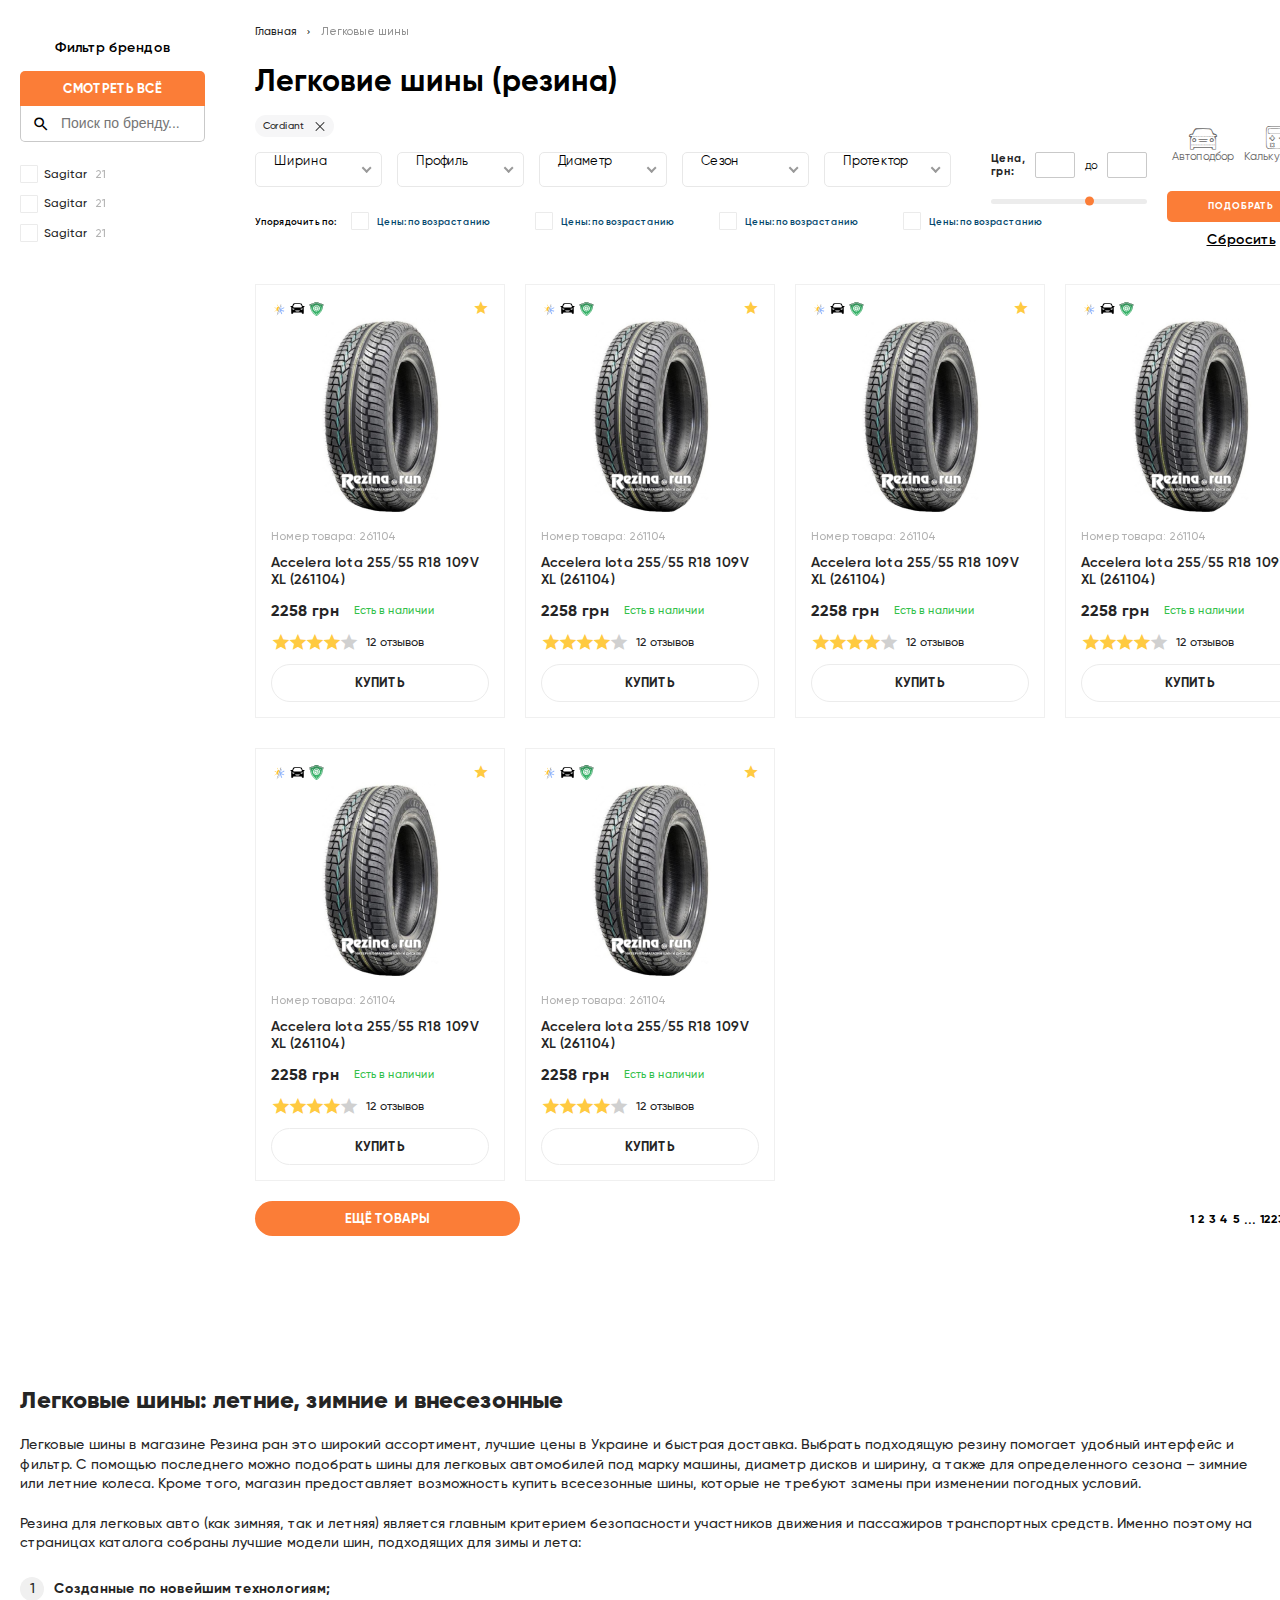
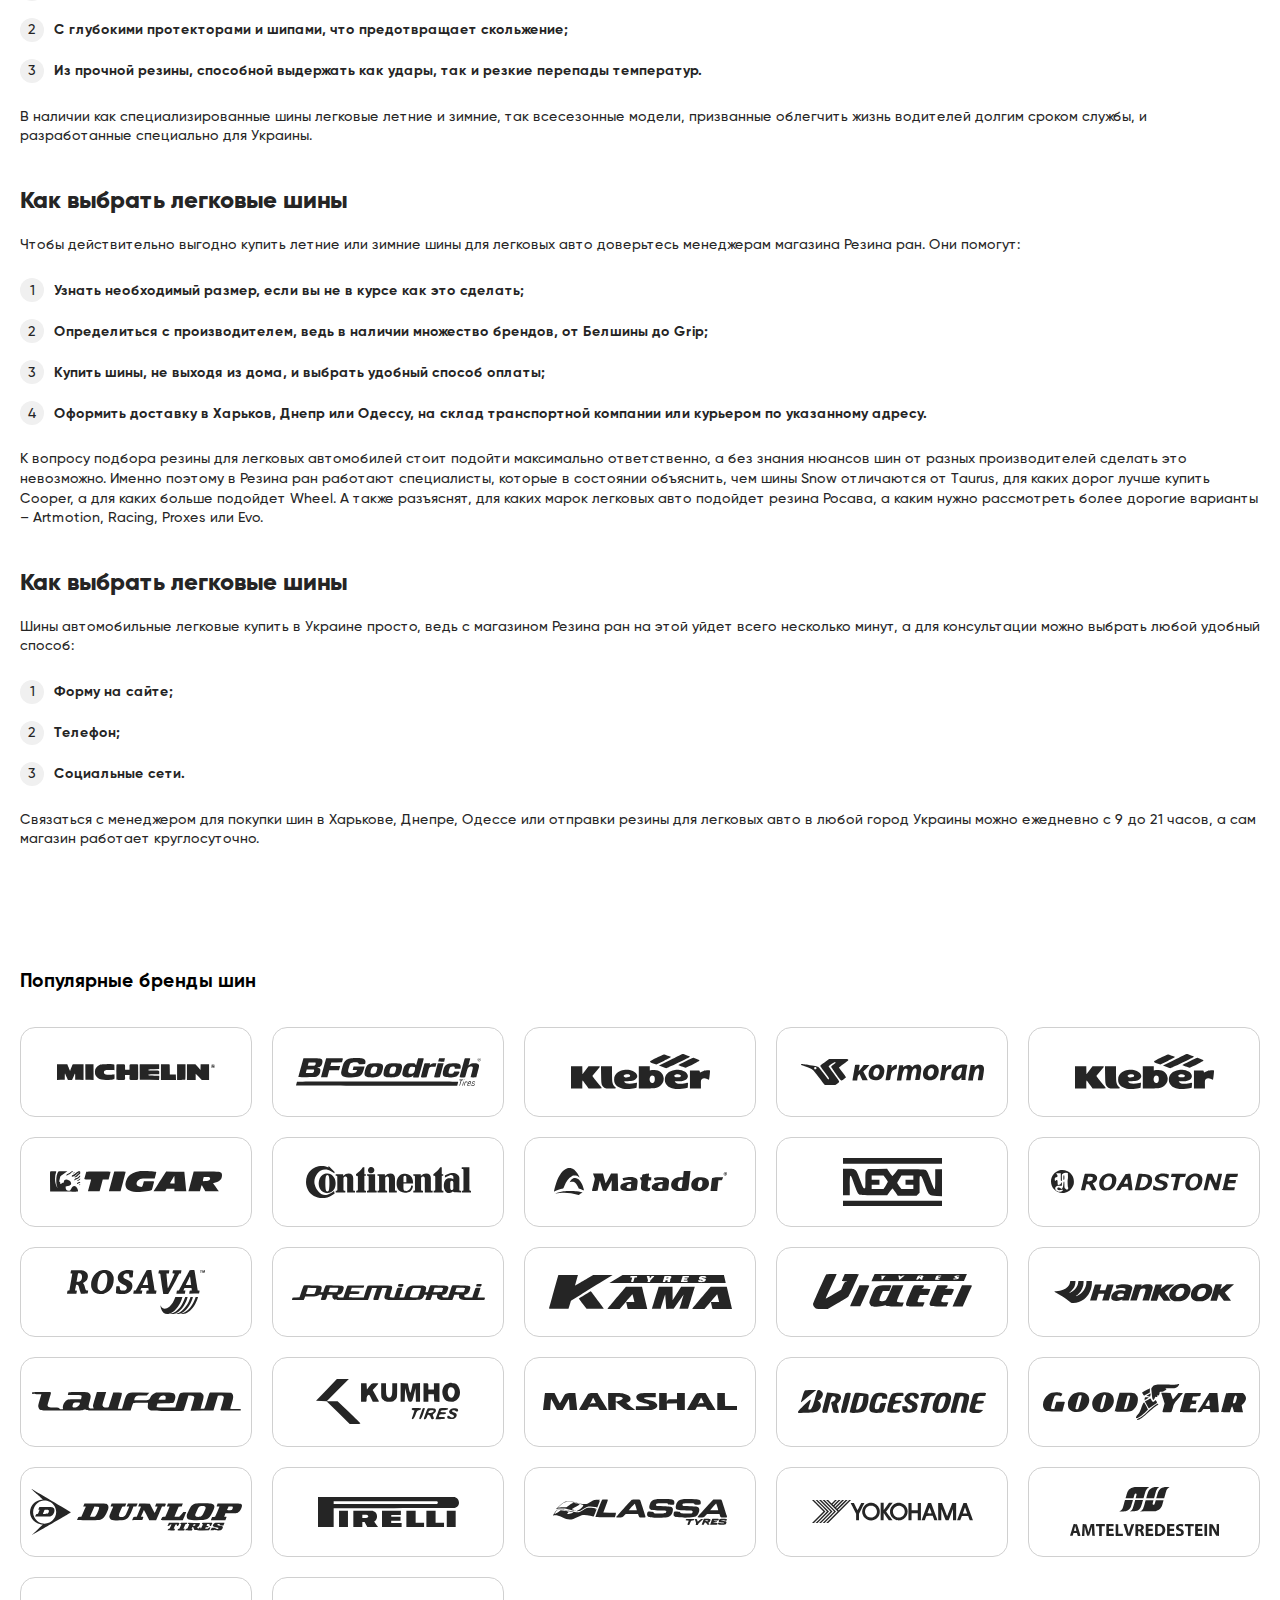
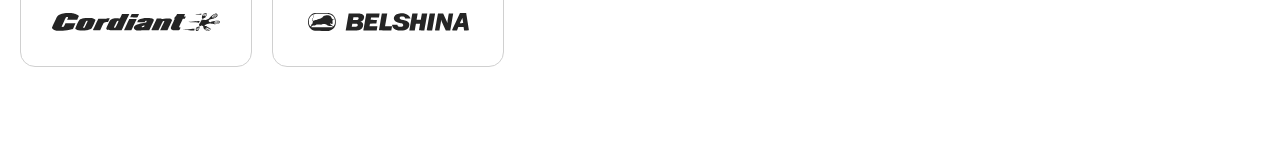
<file: productList.html>
<!DOCTYPE html>
<html lang="en">

<head>
  <meta charset="UTF-8">
  <meta name="viewport" content="width=device-width, initial-scale=1.0">
  <title>Document</title>
  <!-- styles -->
  <link rel="stylesheet" href="./styles/css/reset.css">
  <!-- <link rel="stylesheet" href="./plugins/jq-ui/jquery-ui.min.css"> -->
  <!-- custom select -->
  <link rel="stylesheet" href="./plugins/custom-select/nice-select.css">
  <link rel="stylesheet" href="./plugins/slick/slick.css">
  <link rel="stylesheet" href="./styles/css/fonts.css">
  <link rel="stylesheet" href="./styles/css/index.css">
  <link rel="stylesheet" href="./styles/css/media.css">
  <!-- icon font -->
  <link rel="stylesheet" href="./styles/css/style.css">


</head>

<body>

  <div class="popups">
    <div class="popup-brands">
      <!-- heading -->
      <div class="popup-brands__headRow">
        <div class="popup-brands__headWrap">
          <a href="javascript://" class="popup-brands__back" id="brand-filter-hide">
            <span class="icon-chevron-drop"></span>
            Вернуться в каталог
          </a>

          <select name="popup-brands" id="popup-brands" class="popup-brands__select">
            <option value="1"><a href="#truck-wheels">Легковые шины</a></option>
            <option value="1"><a href="#car-wheels">Грузовые шины</a></option>
          </select>
        </div>
      </div>

      <div class="popup-brands__tabBlock" id="truck-wheels">
        <ul class="popup-brands__tabHeadRow">
          <li><a href="#top-brands" class="popup-brands__headItem">Топовые бренды</a></li>
          <li><a href="#other-brands" class="popup-brands__headItem">Зарубежные бренды</a></li>
          <li><a href="#self-brands" class="popup-brands__headItem">Отчественные бренды</a></li>
          <li><a href="#china-brands" class="popup-brands__headItem">Китайские бренды</a></li>
        </ul>

        <div class="popup-brands__tab" id="top-brands">
          <!-- check -->
          <div class="checkRow popup-brands__checkRow">
            <input type="checkbox" name="top-brands-check-1" id="top-brands-check-1">
            <label for="top-brands-check-1">Sagitar</label>
            <span class="icon-check"></span>
          </div>
          <!-- check -->
          <div class="checkRow popup-brands__checkRow">
            <input type="checkbox" name="top-brands-check-2" id="top-brands-check-2">
            <label for="top-brands-check-2">Sagitar</label>
            <span class="icon-check"></span>
          </div>
          <!-- check -->
          <div class="checkRow popup-brands__checkRow">
            <input type="checkbox" name="top-brands-check-3" id="top-brands-check-3">
            <label for="top-brands-check-3">Sagitar</label>
            <span class="icon-check"></span>
          </div>
          <!-- check -->
          <div class="checkRow popup-brands__checkRow">
            <input type="checkbox" name="top-brands-check-4" id="top-brands-check-4">
            <label for="top-brands-check-4">Sagitar</label>
            <span class="icon-check"></span>
          </div>
        </div>

        <div class="popup-brands__tab" id="other-brands">
          <!-- check -->
          <div class="checkRow popup-brands__checkRow">
            <input type="checkbox" name="tother-brands-check-1" id="tother-brands-check-1">
            <label for="tother-brands-check-1">Sagitar</label>
            <span class="icon-check"></span>
          </div>
          <!-- check -->
          <div class="checkRow popup-brands__checkRow">
            <input type="checkbox" name="tother-brands-check-2" id="tother-brands-check-2">
            <label for="tother-brands-check-2">Sagitar</label>
            <span class="icon-check"></span>
          </div>
          <!-- check -->
          <div class="checkRow popup-brands__checkRow">
            <input type="checkbox" name="tother-brands-check-3" id="tother-brands-check-3">
            <label for="tother-brands-check-3">Sagitar</label>
            <span class="icon-check"></span>
          </div>
          <!-- check -->
          <div class="checkRow popup-brands__checkRow">
            <input type="checkbox" name="tother-brands-check-4" id="tother-brands-check-4">
            <label for="tother-brands-check-4">Sagitar</label>
            <span class="icon-check"></span>
          </div>
        </div>

        <div class="popup-brands__tab" id="self-brands">
          <!-- check -->
          <div class="checkRow popup-brands__checkRow">
            <input type="checkbox" name="self-brands-check-1" id="self-brands-check-1">
            <label for="self-brands-check-1">Sagitar</label>
            <span class="icon-check"></span>
          </div>
          <!-- check -->
          <div class="checkRow popup-brands__checkRow">
            <input type="checkbox" name="self-brands-check-2" id="self-brands-check-2">
            <label for="self-brands-check-2">Sagitar</label>
            <span class="icon-check"></span>
          </div>
          <!-- check -->
          <div class="checkRow popup-brands__checkRow">
            <input type="checkbox" name="self-brands-check-3" id="self-brands-check-3">
            <label for="self-brands-check-3">Sagitar</label>
            <span class="icon-check"></span>
          </div>
          <!-- check -->
          <div class="checkRow popup-brands__checkRow">
            <input type="checkbox" name="self-brands-check-4" id="self-brands-check-4">
            <label for="self-brands-check-4">Sagitar</label>
            <span class="icon-check"></span>
          </div>
        </div>

        <div class="popup-brands__tab" id="china-brands">
          <!-- check -->
          <div class="checkRow popup-brands__checkRow">
            <input type="checkbox" name="china-brands-check-1" id="china-brands-check-1">
            <label for="china-brands-check-1">Sagitar</label>
            <span class="icon-check"></span>
          </div>
          <!-- check -->
          <div class="checkRow popup-brands__checkRow">
            <input type="checkbox" name="china-brands-check-2" id="china-brands-check-2">
            <label for="china-brands-check-2">Sagitar</label>
            <span class="icon-check"></span>
          </div>
          <!-- check -->
          <div class="checkRow popup-brands__checkRow">
            <input type="checkbox" name="china-brands-check-3" id="china-brands-check-3">
            <label for="china-brands-check-3">Sagitar</label>
            <span class="icon-check"></span>
          </div>
          <!-- check -->
          <div class="checkRow popup-brands__checkRow">
            <input type="checkbox" name="china-brands-check-4" id="china-brands-check-4">
            <label for="china-brands-check-4">Sagitar</label>
            <span class="icon-check"></span>
          </div>
        </div>
      </div>

    </div>
  </div>


  <div class="content">
    <div class="wrap content__wrap">
      <div class="brandSidebar">
        <span class="brandSidebar__heading">Фильтр брендов</span>
        <a href="javascript://" class="btn brandSidebar__btn brand-filter-btn">СМОТРЕТЬ ВСЁ</a>

        <div class="brandSidebar__search">
          <input type="text" placeholder="Поиск по бренду...">
          <span class="icon-search"></span>
        </div>

        <div class="brandSidebar__list">
          <div class="checkRow brandSlider__checkRow">
            <input type="checkbox" name="brand-check-1" id="brand-check-1">
            <label for="brand-check-1">Sagitar</label>
            <span class="icon-check"></span>
            <span>21</span>
          </div>

          <div class="checkRow brandSlider__checkRow">
            <input type="checkbox" name="brand-check-2" id="brand-check-2">
            <label for="brand-check-2">Sagitar</label>
            <span class="icon-check"></span>
            <span>21</span>
          </div>

          <div class="checkRow brandSlider__checkRow">
            <input type="checkbox" name="brand-check-3" id="brand-check-3">
            <label for="brand-check-3">Sagitar</label>
            <span class="icon-check"></span>
            <span>21</span>
          </div>
        </div>
      </div>

      <div class="main">
        <!-- crumbs -->
        <div class="crumbs">
          <a href="javascript://" class="crumbs__link">Главная</a>
          <span class="crumbs__separator icon-chevron-drop"></span>
          <span class="crumbs__final">Легковые шины</span>
        </div>

        <div class="filtering">
          <div class="filtering__body">
            <h2 class="title itemList__title">Легковие шины (резина)</h2>
            <div class="labels">
              <div class="labels__item">
                Сordiant
                <div class="labels__closeIcon"></div>
              </div>
            </div>

            <div class="bigFilter">
              <div class="bigFilter__parameters">
                <select name="select1" id="select1" class="bigFilter__select">
                  <option value="1">Ширина</option>
                  <option value="2">Ширина2</option>
                  <option value="3">Ширина3</option>
                </select>

                <select name="select2" id="select2" class="bigFilter__select">
                  <option value="1">Профиль</option>
                  <option value="2">Профиль2</option>
                  <option value="3">Профиль3</option>
                </select>

                <select name="select3" id="select3" class="bigFilter__select">
                  <option value="1">Диаметр</option>
                  <option value="2">Диаметр2</option>
                  <option value="3">Диаметр3</option>
                </select>

                <select name="select4" id="select4" class="bigFilter__select">
                  <option value="1">Сезон</option>
                  <option value="2">Сезон2</option>
                  <option value="3">Сезон3</option>
                </select>

                <select name="select5" id="select5" class="bigFilter__select">
                  <option value="1">Протектор</option>
                  <option value="2">Протектор2</option>
                  <option value="3">Протектор3</option>
                </select>
              </div>

              <div class="priceSelect bigFilter__priceSelect">
                <div class="priceSelect__inputs">
                  <span class="priceSelect__bold">Цена, грн:</span>
                  <input type="text">
                  <span class="priceSelect__text">до</span>
                  <input type="text">
                </div>

                <div class="priceSelect__slider"></div>
              </div>


            </div>

            <div class="sortBlock">
              <span class="sortBlock__heading">Упорядочить по: </span>
              <div class="radioRow sortBlock__radioRow">
                <input type="radio" name="radio1" id="radio1">
                <label for="radio1">Цены: по возрастанию</label>
              </div>

              <div class="radioRow sortBlock__radioRow">
                <input type="radio" name="radio1" id="radio2">
                <label for="radio2">Цены: по возрастанию</label>
              </div>

              <div class="radioRow sortBlock__radioRow">
                <input type="radio" name="radio1" id="radio3">
                <label for="radio3">Цены: по возрастанию</label>
              </div>

              <div class="radioRow sortBlock__radioRow">
                <input type="radio" name="radio1" id="radio4">
                <label for="radio4">Цены: по возрастанию</label>
              </div>
            </div>
          </div>

          <div class="navBlock bigFilter__navBlock">
            <div class="navBlock__icons">
              <a href="javascript://" class="navBlock__iconItem">
                <span class="icon-avtopoisk"></span>
                <p>Автоподбор</p>
              </a>

              <a href="javascript://" class="navBlock__iconItem">
                <span class="icon-calculate"></span>
                <p>Калькулятор</p>
              </a>
            </div>

            <div class="navBlock__buttons">
              <a href="javascript://" class="btn navBlock__brandBtn brand-filter-btn">бренды</a>
              <a href="javascript://" class="btn navBlock__btn">ПОДОБРАТЬ</a>
              <a href="javascript://" class="navBlock__link">Сбросить</a>
            </div>
          </div>
        </div>

        <div class="mobileNavigation">
          <div class="mobileNavigation__top">
            <h2 class="title mobileNavigation__title">Легковые шины</h2>
            <div class="mobileNavigation__icons">
              <img src="./img/svg/season-feature.svg" alt="">
              <img src="./img/svg/season-feature.svg" alt="">
              <img src="./img/svg/season-feature.svg" alt="">
              <a href="javascript://"><img src="./img/svg/calculate.svg" alt=""></a>
            </div>
          </div>

          <div class="mobileNavigation__buttons">
            <select class="mobileNavigation__select" name="mobileNavigation__select" id="mobileNavigation__select">
              <option value="1">Легковые шины</option>
              <option value="2">Грузовые шины</option>
            </select>

            <a href="javascript://" class="mobileNavigation__grayBtn">Автоподбор</a>

            <a href="javascript://" class="btn mobileNavigation__filterBtn brand-filter-btn">
              <img src="./img/svg/filter_alt.svg" alt="">
              Фильтры
            </a>

          </div>
        </div>

        <div class="itemList">
          <!-- grid -->
          <div class="itemList__grid">
            <!-- card -->
            <div class="itemCard itemList__itemCard">
              <div class="itemCard__iconRow">
                <div class="itemCard__features">
                  <img src="./img/svg/season-feature.svg" alt="">
                  <img src="./img/svg/transport-feature.svg" alt="">
                  <img src="./img/svg/garanty-feature.svg" alt="">
                </div>

                <div class="itemCard__favoriteIcon">
                  <span class="icon-star-solid"></span>
                </div>
              </div>

              <a href="javascript://" class="itemCard__img">
                <img src="./img/itemCard.png" alt="">
              </a>

              <span class="itemCard__greyNumber">Номер товара: 261104</span>

              <a href="javascript://" class="itemCard__name">Accelera Iota 255/55 R18 109V XL (261104)</a>

              <div class="itemCard__row">
                <b class="itemCard__price">2258 грн</b>
                <span class="itemCard__aval">Есть в наличии</span>
              </div>

              <div class="itemCard__row">
                <div class="itemCard__rating">
                  <span class="icon-star-solid itemCard__rate itemCard__rate--active"></span>
                  <span class="icon-star-solid itemCard__rate itemCard__rate--active"></span>
                  <span class="icon-star-solid itemCard__rate itemCard__rate--active"></span>
                  <span class="icon-star-solid itemCard__rate itemCard__rate--active"></span>
                  <span class="icon-star-solid itemCard__rate"></span>
                </div>

                <span class="itemCard__reviews">12 отзывов</span>
              </div>

              <a href="javascript://" class="btn itemCard__btn">Купить</a>
            </div>
            <!-- card -->
            <div class="itemCard itemList__itemCard">
              <div class="itemCard__iconRow">
                <div class="itemCard__features">
                  <img src="./img/svg/season-feature.svg" alt="">
                  <img src="./img/svg/transport-feature.svg" alt="">
                  <img src="./img/svg/garanty-feature.svg" alt="">
                </div>

                <div class="itemCard__favoriteIcon">
                  <span class="icon-star-solid"></span>
                </div>
              </div>

              <a href="javascript://" class="itemCard__img">
                <img src="./img/itemCard.png" alt="">
              </a>

              <span class="itemCard__greyNumber">Номер товара: 261104</span>

              <a href="javascript://" class="itemCard__name">Accelera Iota 255/55 R18 109V XL (261104)</a>

              <div class="itemCard__row">
                <b class="itemCard__price">2258 грн</b>
                <span class="itemCard__aval">Есть в наличии</span>
              </div>

              <div class="itemCard__row">
                <div class="itemCard__rating">
                  <span class="icon-star-solid itemCard__rate itemCard__rate--active"></span>
                  <span class="icon-star-solid itemCard__rate itemCard__rate--active"></span>
                  <span class="icon-star-solid itemCard__rate itemCard__rate--active"></span>
                  <span class="icon-star-solid itemCard__rate itemCard__rate--active"></span>
                  <span class="icon-star-solid itemCard__rate"></span>
                </div>

                <span class="itemCard__reviews">12 отзывов</span>
              </div>

              <a href="javascript://" class="btn itemCard__btn">Купить</a>
            </div>
            <!-- card -->
            <div class="itemCard itemList__itemCard">
              <div class="itemCard__iconRow">
                <div class="itemCard__features">
                  <img src="./img/svg/season-feature.svg" alt="">
                  <img src="./img/svg/transport-feature.svg" alt="">
                  <img src="./img/svg/garanty-feature.svg" alt="">
                </div>

                <div class="itemCard__favoriteIcon">
                  <span class="icon-star-solid"></span>
                </div>
              </div>

              <a href="javascript://" class="itemCard__img">
                <img src="./img/itemCard.png" alt="">
              </a>

              <span class="itemCard__greyNumber">Номер товара: 261104</span>

              <a href="javascript://" class="itemCard__name">Accelera Iota 255/55 R18 109V XL (261104)</a>

              <div class="itemCard__row">
                <b class="itemCard__price">2258 грн</b>
                <span class="itemCard__aval">Есть в наличии</span>
              </div>

              <div class="itemCard__row">
                <div class="itemCard__rating">
                  <span class="icon-star-solid itemCard__rate itemCard__rate--active"></span>
                  <span class="icon-star-solid itemCard__rate itemCard__rate--active"></span>
                  <span class="icon-star-solid itemCard__rate itemCard__rate--active"></span>
                  <span class="icon-star-solid itemCard__rate itemCard__rate--active"></span>
                  <span class="icon-star-solid itemCard__rate"></span>
                </div>

                <span class="itemCard__reviews">12 отзывов</span>
              </div>

              <a href="javascript://" class="btn itemCard__btn">Купить</a>
            </div>
            <!-- card -->
            <div class="itemCard itemList__itemCard">
              <div class="itemCard__iconRow">
                <div class="itemCard__features">
                  <img src="./img/svg/season-feature.svg" alt="">
                  <img src="./img/svg/transport-feature.svg" alt="">
                  <img src="./img/svg/garanty-feature.svg" alt="">
                </div>

                <div class="itemCard__favoriteIcon">
                  <span class="icon-star-solid"></span>
                </div>
              </div>

              <a href="javascript://" class="itemCard__img">
                <img src="./img/itemCard.png" alt="">
              </a>

              <span class="itemCard__greyNumber">Номер товара: 261104</span>

              <a href="javascript://" class="itemCard__name">Accelera Iota 255/55 R18 109V XL (261104)</a>

              <div class="itemCard__row">
                <b class="itemCard__price">2258 грн</b>
                <span class="itemCard__aval">Есть в наличии</span>
              </div>

              <div class="itemCard__row">
                <div class="itemCard__rating">
                  <span class="icon-star-solid itemCard__rate itemCard__rate--active"></span>
                  <span class="icon-star-solid itemCard__rate itemCard__rate--active"></span>
                  <span class="icon-star-solid itemCard__rate itemCard__rate--active"></span>
                  <span class="icon-star-solid itemCard__rate itemCard__rate--active"></span>
                  <span class="icon-star-solid itemCard__rate"></span>
                </div>

                <span class="itemCard__reviews">12 отзывов</span>
              </div>

              <a href="javascript://" class="btn itemCard__btn">Купить</a>
            </div>
            <!-- card -->
            <div class="itemCard itemList__itemCard">
              <div class="itemCard__iconRow">
                <div class="itemCard__features">
                  <img src="./img/svg/season-feature.svg" alt="">
                  <img src="./img/svg/transport-feature.svg" alt="">
                  <img src="./img/svg/garanty-feature.svg" alt="">
                </div>

                <div class="itemCard__favoriteIcon">
                  <span class="icon-star-solid"></span>
                </div>
              </div>

              <a href="javascript://" class="itemCard__img">
                <img src="./img/itemCard.png" alt="">
              </a>

              <span class="itemCard__greyNumber">Номер товара: 261104</span>

              <a href="javascript://" class="itemCard__name">Accelera Iota 255/55 R18 109V XL (261104)</a>

              <div class="itemCard__row">
                <b class="itemCard__price">2258 грн</b>
                <span class="itemCard__aval">Есть в наличии</span>
              </div>

              <div class="itemCard__row">
                <div class="itemCard__rating">
                  <span class="icon-star-solid itemCard__rate itemCard__rate--active"></span>
                  <span class="icon-star-solid itemCard__rate itemCard__rate--active"></span>
                  <span class="icon-star-solid itemCard__rate itemCard__rate--active"></span>
                  <span class="icon-star-solid itemCard__rate itemCard__rate--active"></span>
                  <span class="icon-star-solid itemCard__rate"></span>
                </div>

                <span class="itemCard__reviews">12 отзывов</span>
              </div>

              <a href="javascript://" class="btn itemCard__btn">Купить</a>
            </div>
            <!-- card -->
            <div class="itemCard itemList__itemCard">
              <div class="itemCard__iconRow">
                <div class="itemCard__features">
                  <img src="./img/svg/season-feature.svg" alt="">
                  <img src="./img/svg/transport-feature.svg" alt="">
                  <img src="./img/svg/garanty-feature.svg" alt="">
                </div>

                <div class="itemCard__favoriteIcon">
                  <span class="icon-star-solid"></span>
                </div>
              </div>

              <a href="javascript://" class="itemCard__img">
                <img src="./img/itemCard.png" alt="">
              </a>

              <span class="itemCard__greyNumber">Номер товара: 261104</span>

              <a href="javascript://" class="itemCard__name">Accelera Iota 255/55 R18 109V XL (261104)</a>

              <div class="itemCard__row">
                <b class="itemCard__price">2258 грн</b>
                <span class="itemCard__aval">Есть в наличии</span>
              </div>

              <div class="itemCard__row">
                <div class="itemCard__rating">
                  <span class="icon-star-solid itemCard__rate itemCard__rate--active"></span>
                  <span class="icon-star-solid itemCard__rate itemCard__rate--active"></span>
                  <span class="icon-star-solid itemCard__rate itemCard__rate--active"></span>
                  <span class="icon-star-solid itemCard__rate itemCard__rate--active"></span>
                  <span class="icon-star-solid itemCard__rate"></span>
                </div>

                <span class="itemCard__reviews">12 отзывов</span>
              </div>

              <a href="javascript://" class="btn itemCard__btn">Купить</a>
            </div>
          </div>

          <div class="itemList__bottom">
            <a href="javascript://" class="btn itemList__btn">ЕЩЁ ТОВАРЫ</a>

            <div class="pagination itemList__pagination">
              <a href="javascript://" class="pagination__page">1</a>
              <a href="javascript://" class="pagination__page">2</a>
              <a href="javascript://" class="pagination__page">3</a>
              <a href="javascript://" class="pagination__page">4</a>
              <a href="javascript://" class="pagination__page">5</a>
              <span class="pagination__dots">...</span>
              <a href="javascript://" class="pagination__page">1223</a>
              <span class="icon-chevron-drop"></span>
            </div>
          </div>
        </div>  
      </div>
    </div>

    <div class="seo">
      <div class="wrap seo__wrap">
        <section>
          <h3>Легковые шины: летние, зимние и внесезонные</h3>
          <p>
            Легковые шины в магазине Резина ран это широкий ассортимент, лучшие цены в Украине и быстрая доставка. Выбрать подходящую резину помогает удобный интерфейс и фильтр. С помощью последнего можно подобрать шины для легковых автомобилей под марку машины, диаметр дисков и ширину, а также для определенного сезона – зимние или летние колеса. Кроме того, магазин предоставляет возможность купить всесезонные шины, которые не требуют замены при изменении погодных условий.
            <br> <br>
            Резина для легковых авто (как зимняя, так и летняя) является главным критерием безопасности участников движения и пассажиров транспортных средств. Именно поэтому на страницах каталога собраны лучшие модели шин, подходящих для зимы и лета:
          </p>

          <ul>
            <li><span>1</span>Созданные по новейшим технологиям;</li>
            <li><span>2</span>С глубокими протекторами и шипами, что предотвращает скольжение;</li>
            <li><span>3</span>Из прочной резины, способной выдержать как удары, так и резкие перепады температур.</li>
          </ul>

          <p>В наличии как специализированные шины легковые летние и зимние, так всесезонные модели, призванные облегчить жизнь водителей долгим сроком службы, и разработанные специально для Украины.</p>
        </section>

        <section>
          <h3>Как выбрать легковые шины</h3>

          <p>Чтобы действительно выгодно купить летние или зимние шины для легковых авто доверьтесь менеджерам магазина Резина ран. Они помогут:</p>

          <ul>
            <li><span>1</span>Узнать необходимый размер, если вы не в курсе как это сделать;</li>
            <li><span>2</span>Определиться с производителем, ведь в наличии множество брендов, от Белшины до Grip;</li>
            <li><span>3</span>Купить шины, не выходя из дома, и выбрать удобный способ оплаты;</li>
            <li><span>4</span>Оформить доставку в Харьков, Днепр или Одессу, на склад транспортной компании или курьером по указанному адресу.</li>
          </ul>

          <p>
            К вопросу подбора резины для легковых автомобилей стоит подойти максимально ответственно, а без знания нюансов шин от разных производителей сделать это невозможно. Именно поэтому в Резина ран работают специалисты, которые в состоянии объяснить, чем шины Snow отличаются от Taurus, для каких дорог лучше купить Cooper, а для каких больше подойдет Wheel. А также разъяснят, для каких марок легковых авто подойдет резина Росава, а каким нужно рассмотреть более дорогие варианты – Artmotion, Racing, Proxes или Evo.
          </p>
        </section>

        <section>
          <h3>Как выбрать легковые шины</h3>

          <p>Шины автомобильные легковые купить в Украине просто, ведь с магазином Резина ран на этой уйдет всего несколько минут, а для консультации можно выбрать любой удобный способ:</p>

          <ul>
            <li><span>1</span>Форму на сайте;</li>
            <li><span>2</span>Телефон;</li>
            <li><span>3</span>Социальные сети.</li>
          </ul>

          <p>Связаться с менеджером для покупки шин в Харькове, Днепре, Одессе или отправки резины для легковых авто в любой город Украины можно ежедневно с 9 до 21 часов, а сам магазин работает круглосуточно.</p>
        </section>
      </div>
    </div>

    <div class="brandList">
      <div class="wrap brandList__wrap">
        <h2 class="title brandList__title">Популярные бренды шин</h2>

        <div class="brandList__grid">
          <a href="javascript://" class="brandList__item">
            <img src="./img/brands/brand1.svg" alt="">
          </a>

          <a href="javascript://" class="brandList__item">
            <img src="./img/brands/brand2.svg" alt="">
          </a>

          <a href="javascript://" class="brandList__item">
            <img src="./img/brands/brand3.svg" alt="">
          </a>

          <a href="javascript://" class="brandList__item">
            <img src="./img/brands/brand4.svg" alt="">
          </a>

          <a href="javascript://" class="brandList__item">
            <img src="./img/brands/brand5.svg" alt="">
          </a>

          <a href="javascript://" class="brandList__item">
            <img src="./img/brands/brand6.svg" alt="">
          </a>

          <a href="javascript://" class="brandList__item">
            <img src="./img/brands/brand7.svg" alt="">
          </a>

          <a href="javascript://" class="brandList__item">
            <img src="./img/brands/brand8.svg" alt="">
          </a>

          <a href="javascript://" class="brandList__item">
            <img src="./img/brands/brand9.svg" alt="">
          </a>

          <a href="javascript://" class="brandList__item">
            <img src="./img/brands/brand10.svg" alt="">
          </a>

          <a href="javascript://" class="brandList__item">
            <img src="./img/brands/brand11.svg" alt="">
          </a>

          <a href="javascript://" class="brandList__item">
            <img src="./img/brands/brand12.svg" alt="">
          </a>

          <a href="javascript://" class="brandList__item">
            <img src="./img/brands/brand13.svg" alt="">
          </a>

          <a href="javascript://" class="brandList__item">
            <img src="./img/brands/brand14.svg" alt="">
          </a>

          <a href="javascript://" class="brandList__item">
            <img src="./img/brands/brand15.svg" alt="">
          </a>

          <a href="javascript://" class="brandList__item">
            <img src="./img/brands/brand16.svg" alt="">
          </a>

          <a href="javascript://" class="brandList__item">
            <img src="./img/brands/brand17.svg" alt="">
          </a>

          <a href="javascript://" class="brandList__item">
            <img src="./img/brands/brand18.svg" alt="">
          </a>

          <a href="javascript://" class="brandList__item">
            <img src="./img/brands/brand19.svg" alt="">
          </a>

          <a href="javascript://" class="brandList__item">
            <img src="./img/brands/brand20.svg" alt="">
          </a>

          <a href="javascript://" class="brandList__item">
            <img src="./img/brands/brand21.svg" alt="">
          </a>

          <a href="javascript://" class="brandList__item">
            <img src="./img/brands/brand22.svg" alt="">
          </a>

          <a href="javascript://" class="brandList__item">
            <img src="./img/brands/brand23.svg" alt="">
          </a>

          <a href="javascript://" class="brandList__item">
            <img src="./img/brands/brand24.svg" alt="">
          </a>

          <a href="javascript://" class="brandList__item">
            <img src="./img/brands/brand25.svg" alt="">
          </a>

          <a href="javascript://" class="brandList__item">
            <img src="./img/brands/brand26.svg" alt="">
          </a>

          <a href="javascript://" class="brandList__item">
            <img src="./img/brands/brand27.svg" alt="">
          </a>
        </div>
      </div>
    </div>
  </div>

  <script src="https://code.jquery.com/jquery-3.4.1.min.js"></script>
  <script src="./plugins/jq-ui/jquery-ui.min.js"></script>
  <script src="./plugins/slick/slick.min.js"></script>
  <script src="./plugins/custom-select/jquery.nice-select.min.js"></script>
  <script src="./js/index.js"></script>
</body>

</html>
</file>
<file: plugins/custom-select/nice-select.css>
.nice-select {
  -webkit-tap-highlight-color: transparent;
  background-color: #fff;
  border-radius: 5px;
  border: solid 1px #e8e8e8;
  box-sizing: border-box;
  clear: both;
  cursor: pointer;
  display: block;
  float: left;
  font-family: inherit;
  font-size: 14px;
  font-weight: normal;
  height: 42px;
  line-height: 40px;
  outline: none;
  padding-left: 18px;
  padding-right: 30px;
  position: relative;
  text-align: left !important;
  -webkit-transition: all 0.2s ease-in-out;
  transition: all 0.2s ease-in-out;
  -webkit-user-select: none;
     -moz-user-select: none;
      -ms-user-select: none;
          user-select: none;
  white-space: nowrap;
  width: auto; }
  .nice-select:hover {
    border-color: #dbdbdb; }
  .nice-select:active, .nice-select.open, .nice-select:focus {
    border-color: #999; }
  .nice-select:after {
    border-bottom: 2px solid #999;
    border-right: 2px solid #999;
    content: '';
    display: block;
    height: 5px;
    margin-top: -4px;
    pointer-events: none;
    position: absolute;
    right: 12px;
    top: 50%;
    -webkit-transform-origin: 66% 66%;
        -ms-transform-origin: 66% 66%;
            transform-origin: 66% 66%;
    -webkit-transform: rotate(45deg);
        -ms-transform: rotate(45deg);
            transform: rotate(45deg);
    -webkit-transition: all 0.15s ease-in-out;
    transition: all 0.15s ease-in-out;
    width: 5px; }
  .nice-select.open:after {
    -webkit-transform: rotate(-135deg);
        -ms-transform: rotate(-135deg);
            transform: rotate(-135deg); }
  .nice-select.open .list {
    opacity: 1;
    pointer-events: auto;
    -webkit-transform: scale(1) translateY(0);
        -ms-transform: scale(1) translateY(0);
            transform: scale(1) translateY(0); }
  .nice-select.disabled {
    border-color: #ededed;
    color: #999;
    pointer-events: none; }
    .nice-select.disabled:after {
      border-color: #cccccc; }
  .nice-select.wide {
    width: 100%; }
    .nice-select.wide .list {
      left: 0 !important;
      right: 0 !important; }
  .nice-select.right {
    float: right; }
    .nice-select.right .list {
      left: auto;
      right: 0; }
  .nice-select.small {
    font-size: 12px;
    height: 36px;
    line-height: 34px; }
    .nice-select.small:after {
      height: 4px;
      width: 4px; }
    .nice-select.small .option {
      line-height: 34px;
      min-height: 34px; }
  .nice-select .list {
    background-color: #fff;
    border-radius: 5px;
    box-shadow: 0 0 0 1px rgba(68, 68, 68, 0.11);
    box-sizing: border-box;
    margin-top: 4px;
    opacity: 0;
    overflow: hidden;
    padding: 0;
    pointer-events: none;
    position: absolute;
    top: 100%;
    left: 0;
    -webkit-transform-origin: 50% 0;
        -ms-transform-origin: 50% 0;
            transform-origin: 50% 0;
    -webkit-transform: scale(0.75) translateY(-21px);
        -ms-transform: scale(0.75) translateY(-21px);
            transform: scale(0.75) translateY(-21px);
    -webkit-transition: all 0.2s cubic-bezier(0.5, 0, 0, 1.25), opacity 0.15s ease-out;
    transition: all 0.2s cubic-bezier(0.5, 0, 0, 1.25), opacity 0.15s ease-out;
    z-index: 9; }
    .nice-select .list:hover .option:not(:hover) {
      background-color: transparent !important; }
  .nice-select .option {
    cursor: pointer;
    font-weight: 400;
    line-height: 40px;
    list-style: none;
    min-height: 40px;
    outline: none;
    padding-left: 18px;
    padding-right: 29px;
    text-align: left;
    -webkit-transition: all 0.2s;
    transition: all 0.2s; }
    .nice-select .option:hover, .nice-select .option.focus, .nice-select .option.selected.focus {
      background-color: #f6f6f6; }
    .nice-select .option.selected {
      font-weight: bold; }
    .nice-select .option.disabled {
      background-color: transparent;
      color: #999;
      cursor: default; }

.no-csspointerevents .nice-select .list {
  display: none; }

.no-csspointerevents .nice-select.open .list {
  display: block; }
</file>
<file: styles/css/fonts.css>
@font-face {
  font-family: 'Gilroy';
  src: url(../../fonts/Gilroy-Bold.ttf);
  font-weight: 700;
  font-style: normal; }

@font-face {
  font-family: 'Gilroy';
  src: url(../../fonts/Gilroy-ExtraBold.ttf);
  font-weight: 800;
  font-style: normal; }

@font-face {
  font-family: 'Gilroy';
  src: url(../../fonts/Gilroy-Medium.ttf);
  font-weight: 500;
  font-style: normal; }

@font-face {
  font-family: 'Gilroy';
  src: url(../../fonts/Gilroy-Regular.ttf);
  font-weight: 400;
  font-style: normal; }

@font-face {
  font-family: 'Gilroy';
  src: url(../../fonts/Gilroy-SemiBold.ttf);
  font-weight: 600;
  font-style: normal; }
</file>
<file: styles/css/index.css>
@charset "UTF-8";
@font-face {
  font-family: "icomoon";
  src: url("../../fonts/icomoon.eot");
  src: url("../../fonts/icomoon.eot") format("embedded-opentype"), url("../../fonts/icomoon.ttf") format("truetype"), url("../../fonts/icomoon.woff") format("woff"), url("../../fonts/icomoon.svg") format("svg");
  font-weight: normal;
  font-style: normal;
  font-display: block;
}
.wrap {
  max-width: 1690px;
  width: 100%;
  padding-right: 20px;
  padding-left: 20px;
  margin: 0px auto;
}

.content {
  overflow: hidden;
}
.content__wrap {
  display: flex;
}

body {
  font-family: "Gilroy";
}

* {
  box-sizing: border-box;
}

.title {
  font-style: normal;
  font-weight: bold;
  font-size: 40px;
  line-height: 120%;
  color: #000000;
}

.btn {
  display: block;
  text-align: center;
  background: #FB7D37;
  border-radius: 300px;
  padding: 15px;
  text-transform: uppercase;
  text-decoration: none;
  font-style: normal;
  font-weight: bold;
  font-size: 14px;
  line-height: 120%;
  color: #FFFFFF;
  width: 100%;
  white-space: nowrap;
}

.customSelect-white {
  width: 100%;
  background: #ffffff;
  border-radius: 5px;
  font-style: normal;
  font-weight: bold;
  font-size: 14px;
  padding: 0;
  color: #252525;
}
.customSelect-white .current {
  display: block;
  padding: 0 20px;
  width: 100%;
}
.customSelect-white .list {
  width: 100%;
  z-index: 2;
}

.justselect-title {
  display: flex;
  justify-content: space-between;
  align-items: center;
  padding: 15px 20px;
  border-radius: 5px;
  font-style: normal;
  font-weight: bold;
  font-size: 14px;
  line-height: 120%;
  color: #252525;
}
.justselect-title::after {
  content: "";
  display: block;
  width: 7px;
  height: 7px;
  transform: rotate(45deg);
  border-bottom: 2px solid #000;
  border-right: 2px solid #000;
  margin-right: 2px;
}
.justselect-list {
  position: absolute;
  z-index: 2;
  background: #ffffff;
  width: 100%;
  box-shadow: 1px 1px 3px 1px rgba(0, 0, 0, 0.2);
}
.justselect-list li {
  padding: 15px 20px;
  border-radius: 5px;
  font-style: normal;
  font-weight: bold;
  font-size: 14px;
  line-height: 120%;
  color: #252525;
  transition: 0.3s;
}
.justselect-list li:hover {
  background: #f5f5f5;
}

.header {
  background: #FB7D37;
}
.header__wrap {
  display: flex;
  align-items: center;
  padding-top: 22px;
  padding-bottom: 22px;
}
.header__toggler {
  display: none;
}
.header__navigation {
  display: flex;
  justify-content: space-between;
  align-items: center;
  flex-grow: 1;
}
.header__logo {
  margin-right: 40px;
}
.header__searchBar {
  margin: 0px 40px;
  max-width: 850px;
}
.header__phoneList {
  margin: 0px 10px;
}
.header__callBack-btn {
  margin: 0px 10px;
}
.header__cart {
  margin-left: 10px;
}
.header__lang-dropdown {
  margin: 0px 10px;
}

.logo {
  display: flex;
  align-items: center;
  flex-shrink: 0;
}
.logo img {
  width: 100%;
}

.searchBar {
  width: 100%;
  position: relative;
}
.searchBar__input {
  width: 100%;
  font-style: normal;
  font-weight: 500;
  font-size: 12px;
  line-height: 120%;
  padding: 12px 25px;
  background: #EFEFEF;
  border: 1px solid #DBDBDB;
  border-radius: 10px;
}
.searchBar__btn {
  position: absolute;
  top: 50%;
  transform: translateY(-50%);
  padding: 10px;
  display: flex;
  justify-content: center;
  align-items: center;
  right: 0;
  font-size: 24px;
}

.phoneList {
  position: relative;
}
.phoneList__body {
  position: absolute;
  visibility: hidden;
  bottom: -55px;
  left: 0;
  background: #ffffff;
  padding: 10px;
  width: 100%;
  border-radius: 5px;
  z-index: 2;
}
.phoneList__body .phoneList__text:first-child {
  margin-bottom: 5px;
}
.phoneList__heading {
  display: flex;
  align-items: center;
  color: #fff;
  font-style: normal;
  font-weight: bold;
  font-size: 12px;
  line-height: 120%;
  cursor: pointer;
  white-space: nowrap;
}
.phoneList__heading .icon-call {
  font-size: 32px;
  margin-right: 7px;
}
.phoneList__heading .icon-chevron-drop {
  margin-left: 10px;
}
.phoneList__heading:hover .phoneList__body {
  visibility: visible;
}

.callBack-btn {
  display: flex;
  align-items: center;
  text-decoration: none;
  color: #fff;
  font-style: normal;
  font-weight: bold;
  font-size: 14px;
  line-height: 120%;
}
.callBack-btn__icon {
  height: 43px;
  width: 43px;
  margin-right: 12px;
}
.callBack-btn__icon img {
  width: 100%;
}

.cart {
  position: relative;
  margin-right: 12px;
  cursor: pointer;
}
.cart .icon-cart {
  color: #fff;
  font-size: 37px;
}
.cart__label {
  width: 24px;
  height: 24px;
  display: flex;
  justify-content: center;
  align-items: center;
  border-radius: 50%;
  font-style: normal;
  font-weight: bold;
  font-size: 18px;
  line-height: 120%;
  color: #6F6F6F;
  background: #fff;
  position: absolute;
  top: -12px;
  right: -22px;
}

.navbar {
  border-bottom: 1px solid #CDCDCD;
  z-index: 2;
}
.navbar__wrap {
  display: flex;
  align-items: center;
  justify-content: flex-start;
  flex-wrap: wrap;
}
.navbar__link {
  padding-top: 25px;
  padding-bottom: 25px;
  padding-right: 10px;
  padding-left: 10px;
  font-style: normal;
  font-weight: bold;
  font-size: 14px;
  line-height: 120%;
  text-transform: uppercase;
  color: #252525;
  text-decoration: none;
  white-space: nowrap;
  text-align: center;
  transition: 0.3s;
  margin: 0px auto;
}
.navbar__link:hover {
  background: #f5f5f5;
}
.navbar__link--discounted::before {
  content: "%";
  color: #FB7D37;
  margin-right: 4px;
}

.lang-dropdown {
  padding: 0;
  background: unset;
  border: none;
  font-style: normal;
  font-weight: bold;
  font-size: 20px;
  text-decoration-line: underline;
  color: #FFFFFF;
}
.lang-dropdown::after {
  display: none;
}
.lang-dropdown .list li {
  color: #000000;
}
.lang-dropdown__heading {
  font-size: 16px;
}

.mainBanner__wrap {
  margin-top: 55px;
  padding-top: 65px;
  padding-bottom: 130px;
  background: url(../../img/mainBanner-bg.jpg);
  background-size: cover;
  background-position: center bottom;
  display: flex;
  flex-direction: column;
  align-items: center;
}
.mainBanner__mainContent {
  display: flex;
  justify-content: space-evenly;
  width: 100%;
}
.mainBanner__controls {
  display: none;
}

.optionBlock {
  max-width: 585px;
  width: 100%;
  margin: 0px 10px;
}
.optionBlock__heading {
  font-style: normal;
  font-weight: bold;
  font-size: 36px;
  line-height: 120%;
  color: #FFFFFF;
  padding: 18px 20px;
  background: #1d1d1d;
}
.optionBlock__headRow {
  padding-bottom: 32px;
  display: grid;
  grid-template-columns: repeat(2, 1fr);
  text-align: center;
  grid-gap: 20px;
}
.optionBlock .ui-tabs-active .optionBlock__headItem {
  background: #FB7D37;
}
.optionBlock .ui-tabs-active .optionBlock__headItem::after {
  opacity: 1;
}
.optionBlock li {
  width: 100%;
  display: block;
}
.optionBlock__headItem {
  padding: 15px;
  display: block;
  min-width: 100%;
  border-radius: 5px;
  background: #252525;
  font-style: normal;
  font-weight: 600;
  font-size: 18px;
  line-height: 120%;
  text-decoration: none;
  color: #FFFFFF;
  transition: 0.3s;
  position: relative;
}
.optionBlock__headItem::after {
  transition: 0.3s;
  content: "";
  display: block;
  width: 0px;
  height: 0px;
  border-top: 10px solid #FB7D37;
  border-left: 10px solid transparent;
  border-right: 10px solid transparent;
  border-bottom: 10px solid transparent;
  position: absolute;
  bottom: -25px;
  right: 50%;
  transform: translateX(50%);
  opacity: 0;
}
.optionBlock__headItem:hover {
  background: #FB7D37;
}
.optionBlock__headItem:hover::after {
  opacity: 1;
}
.optionBlock__body {
  background: rgba(29, 29, 29, 0.7);
  padding: 20px;
  padding-bottom: 35px;
}
.optionBlock__option {
  display: grid;
  grid-template-columns: repeat(2, minmax(0px, 1fr));
  grid-gap: 20px;
}
.optionBlock__item--spanned {
  grid-column: span 2;
}
.optionBlock__btn {
  margin-top: 30px;
  transition: 0.5s ease-in-out;
  -webkit-transition: 0.5s ease-in-out;
  -moz-transition: 0.5s ease-in-out;
  -ms-transition: 0.5s ease-in-out;
  -o-transition: 0.5s ease-in-out;
}
.optionBlock__btn:hover {
  background: rgba(29, 29, 29, 0.7);
  transition: 0.5s ease-in-out;
  -webkit-transition: 0.5s ease-in-out;
  -moz-transition: 0.5s ease-in-out;
  -ms-transition: 0.5s ease-in-out;
  -o-transition: 0.5s ease-in-out;
}

.smallBanner__wrap {
  margin-top: 40px;
  background: #cccccc;
  height: 325px;
  overflow: hidden;
}
.smallBanner__wrap img {
  object-fit: cover;
}

.itemCard {
  display: flex;
  flex-direction: column;
  padding: 15px;
  border: 1px solid #F0F0F0;
  max-width: 300px;
}
.itemCard__iconRow {
  display: flex;
  justify-content: space-between;
  align-items: center;
}
.itemCard__favoriteIcon {
  font-size: 26px;
  color: #FFCA41;
}
.itemCard__img {
  padding-top: 25px;
  padding-bottom: 25px;
  display: flex;
  justify-content: center;
}
.itemCard__img img {
  margin: 0px auto;
  max-width: 196px;
  width: 100%;
}
.itemCard__features {
  display: flex;
  align-items: center;
}
.itemCard__features img {
  margin-right: 4px;
}
.itemCard__greyNumber {
  font-style: normal;
  font-weight: 500;
  font-size: 12px;
  line-height: 120%;
  color: #252525;
  opacity: 0.35;
  margin-bottom: 12px;
}
.itemCard__name {
  font-style: normal;
  font-weight: 600;
  font-size: 14px;
  line-height: 120%;
  color: #252525;
  margin-bottom: 12px;
  text-decoration: none;
}
.itemCard__row {
  display: flex;
  align-items: center;
  margin-bottom: 12px;
}
.itemCard__price {
  font-style: normal;
  font-weight: bold;
  font-size: 16px;
  line-height: 120%;
  color: #252525;
  margin-right: 15px;
}
.itemCard__aval {
  font-style: normal;
  font-weight: 500;
  font-size: 11px;
  line-height: 120%;
  color: #32BF49;
}
.itemCard__reviews {
  font-style: normal;
  font-weight: 500;
  font-size: 12px;
  line-height: 120%;
  color: #252525;
}
.itemCard__rating {
  display: flex;
  align-items: center;
}
.itemCard__rate {
  font-size: 20px;
  color: #d0d0d0;
  margin-right: -3px;
}
.itemCard__rate--active {
  color: #FFCA41;
}
.itemCard__reviews {
  margin-left: 10px;
  font-style: normal;
  font-weight: 500;
  font-size: 12px;
  line-height: 120%;
  color: #252525;
}
.itemCard__btn {
  border: 1px solid #ECECEC;
  box-sizing: border-box;
  border-radius: 300px;
  background: transparent;
  transition: 0.3s;
  color: #252525;
}
.itemCard__btn:hover {
  background: #FB7D37;
  border-color: #FB7D37;
  color: #ffffff;
}

.itemSlider__wrap {
  padding-top: 50px;
  position: relative;
}
.itemSlider__title {
  margin-bottom: 40px;
}
.itemSlider__item {
  padding: 0px 10px;
}
.itemSlider__body {
  display: flex;
  align-items: center;
}
.itemSlider .slick-list {
  margin-right: -10px;
  margin-left: -10px;
}

.slider-arrow {
  display: block;
  width: 48px;
  height: 48px;
  min-width: 48px;
  border-radius: 50%;
  background: #E4E4E4;
  display: flex;
  justify-content: center;
  align-items: center;
  text-decoration: none;
  color: #252525;
  font-size: 24px;
  position: absolute;
  z-index: 2;
}
.slider-arrow--next {
  transform: rotate(-90deg);
  right: -24px;
}
.slider-arrow--prev {
  transform: rotate(90deg);
  left: -24px;
}

.news__wrap {
  padding-top: 95px;
  padding-bottom: 65px;
}
.news__body {
  display: grid;
  grid-template-columns: repeat(auto-fit, minmax(200px, 1fr));
  grid-gap: 20px;
}
.news__title {
  margin-bottom: 40px;
}
.news__more {
  display: none;
}

.newsCard {
  max-width: 300px;
}
.newsCard__btn {
  border: 1px solid #ECECEC;
  box-sizing: border-box;
  border-radius: 300px;
  background: transparent;
  transition: 0.3s;
  color: #252525;
}
.newsCard__btn:hover {
  background: #FB7D37;
  border-color: #FB7D37;
  color: #ffffff;
}
.newsCard__img {
  aspect-ratio: 1/1;
  overflow: hidden;
  display: block;
}
.newsCard__img img {
  width: 100%;
  height: 100%;
  object-fit: cover;
}
.newsCard__title {
  font-style: normal;
  font-weight: bold;
  font-size: 16px;
  line-height: 120%;
  color: #252525;
  margin-top: 18px;
  margin-bottom: 18px;
  display: block;
  text-decoration: none;
}
.newsCard__desc {
  font-style: normal;
  font-weight: 500;
  font-size: 16px;
  line-height: 140%;
  color: #252525;
  margin-bottom: 18px;
  display: block;
}

.popularList__wrap {
  display: flex;
  padding-top: 65px;
  padding-bottom: 50px;
}
.popularList__unit {
  flex-grow: 1;
}
.popularList__unit:first-child {
  max-width: 240px;
  margin-right: 50px;
}
.popularList__heading {
  font-style: normal;
  font-weight: bold;
  font-size: 24px;
  line-height: 120%;
  color: #000000;
  margin-bottom: 40px;
}
.popularList__body {
  display: flex;
  width: 100%;
}
.popularList__body ul {
  width: 100%;
  display: flex;
  flex-wrap: wrap;
  padding: 0 10px;
  margin: 0 -10px;
}
.popularList__body ul li {
  margin-bottom: 15px;
  margin: 0 5px;
  margin-bottom: 15px;
}
.popularList__body ul li a {
  text-decoration: none;
  font-style: normal;
  font-weight: 500;
  font-size: 16px;
  line-height: 140%;
  color: #252525;
  white-space: nowrap;
}
.popularList__body ul li a:hover {
  text-decoration: underline;
}

.seo__wrap {
  padding-top: 50px;
  padding-bottom: 80px;
}
.seo h3 {
  font-style: normal;
  font-weight: 800;
  font-size: 24px;
  line-height: 120%;
  color: #252525;
  margin-bottom: 20px;
}
.seo p {
  font-style: normal;
  font-weight: 500;
  font-size: 14px;
  line-height: 140%;
  color: #252525;
}
.seo section {
  margin-bottom: 40px;
}
.seo ul {
  padding-top: 24px;
  padding-bottom: 24px;
}
.seo ul li {
  display: flex;
  align-items: center;
  font-style: normal;
  font-weight: bold;
  font-size: 14px;
  line-height: 140%;
  color: #252525;
}
.seo ul li:not(:last-child) {
  margin-bottom: 17px;
}
.seo ul li span {
  display: flex;
  justify-content: center;
  align-items: center;
  height: 24px;
  width: 24px;
  border-radius: 50%;
  font-style: normal;
  font-weight: 500;
  font-size: 14px;
  line-height: 140%;
  color: #252525;
  background: #F0F0F0;
  margin-right: 10px;
}

.footer {
  background: #252525;
  color: #ffffff;
}
.footer__wrap {
  padding-top: 52px;
  padding-bottom: 80px;
}
.footer__main {
  display: flex;
  justify-content: space-between;
}
.footer__col {
  display: flex;
  flex-direction: column;
  align-items: flex-start;
}
.footer__col:not(:last-child) {
  margin-right: 15px;
}
.footer__list {
  display: flex;
  flex-direction: column;
}
.footer__socials {
  display: flex;
  justify-content: space-between;
  flex-wrap: wrap;
  max-width: 175px;
}
.footer__phone {
  font-style: normal;
  font-weight: bold;
  font-size: 16px;
  line-height: 120%;
  margin-bottom: 16px;
}
.footer__heading {
  font-style: normal;
  font-weight: 800;
  font-size: 14px;
  line-height: 120%;
  margin-bottom: 20px;
}
.footer__social {
  margin-bottom: 12px;
}
.footer__link {
  margin-top: 20px;
  font-style: normal;
  font-weight: 600;
  font-size: 14px;
  line-height: 120%;
  text-decoration: none;
  color: #FFFFFF;
}
.footer__link:hover {
  text-decoration: underline;
}
.footer__link:first-child {
  margin-top: 35px;
}
.footer__grey {
  font-style: normal;
  font-weight: 600;
  font-size: 12px;
  line-height: 120%;
  color: #929292;
  margin-bottom: 20px;
}
.footer__mail {
  font-style: normal;
  font-weight: 800;
  font-size: 14px;
  line-height: 120%;
  color: #FFFFFF;
}
.footer__copyright {
  margin-top: 40px;
  margin-left: auto;
  text-align: right;
}
.footer__logo {
  margin-bottom: 30px;
}
.footer__logo img {
  margin-left: -20px;
}

.bigFilter {
  display: flex;
  width: 100%;
}
.bigFilter__parameters {
  display: flex;
  justify-content: space-between;
  margin-right: 40px;
  width: 100%;
}
.bigFilter__select {
  max-width: 142px;
  width: 100%;
}
.bigFilter__select:not(:last-child) {
  margin-right: 25px;
}
.bigFilter__select .list {
  width: 100%;
}

.priceSelect {
  display: flex;
  flex-direction: column;
}
.priceSelect input {
  border: 1px solid #C9C9C9;
  box-sizing: border-box;
  width: 70px;
  padding: 5px;
  border-radius: 2px;
  font-style: normal;
  font-weight: 500;
  font-size: 12px;
  line-height: 120%;
  color: #252525;
  transition: 0.3s;
}
.priceSelect input:focus {
  border-color: #000;
}
.priceSelect__inputs {
  display: flex;
  align-items: center;
}
.priceSelect__bold {
  font-style: normal;
  font-weight: bold;
  font-size: 14px;
  line-height: 120%;
  color: #252525;
  margin: 0;
  margin-right: 20px;
  white-space: nowrap;
}
.priceSelect__text {
  margin: 0px 10px;
}
.priceSelect__slider {
  margin-top: 20px;
  background: #ECECEC;
  border-radius: 300px;
  height: 5px;
  position: relative;
}
.priceSelect__slider .ui-slider-handle {
  height: 9px;
  width: 9px;
  display: block;
  position: absolute;
  border-radius: 50%;
  background: #FB7D37;
  top: 50%;
  transform: translateY(-50%);
}

.main {
  padding-bottom: 100px;
}

.sortBlock {
  padding-top: 12px;
  display: flex;
  align-items: center;
}
.sortBlock__heading {
  font-style: normal;
  font-weight: 600;
  font-size: 14px;
  line-height: 120%;
  color: #000000;
  margin-right: 15px;
}
.sortBlock__radioRow {
  margin-right: 45px;
  display: flex;
  align-items: center;
}

.radioRow input {
  position: absolute;
  visibility: hidden;
}
.radioRow label {
  font-style: normal;
  font-weight: 600;
  font-size: 12px;
  line-height: 120%;
  color: #02466C;
  position: relative;
  padding-left: 26px;
}
.radioRow label::before {
  content: "";
  position: absolute;
  left: 0;
  top: 50%;
  transform: translateY(-50%);
  width: 16px;
  height: 16px;
  border: 1px solid #EBEBEB;
  border-radius: 1px;
}
.radioRow label::after {
  content: "";
  position: absolute;
  width: 12px;
  height: 12px;
  left: 3px;
  top: 50%;
  transform: translateY(-50%);
  background: #FB7D37;
  border-radius: 2px;
  opacity: 0;
  transition: 0.3s;
}
.radioRow input:checked + label:after {
  opacity: 1;
}

.checkRow {
  display: flex;
  align-items: center;
  margin-bottom: 15px;
  position: relative;
}
.checkRow input {
  position: absolute;
  visibility: hidden;
}
.checkRow label {
  font-style: normal;
  font-weight: 500;
  font-size: 12px;
  line-height: 120%;
  color: #252525;
  display: block;
  padding-left: 24px;
  position: relative;
}
.checkRow label::before {
  content: "";
  display: block;
  border: 1px solid #EBEBEB;
  border-radius: 1px;
  width: 16px;
  height: 16px;
  position: absolute;
  left: 0;
  top: 50%;
  transform: translateY(-50%);
  background: transparent;
  transition: 0.3s;
}
.checkRow label + span {
  position: absolute;
  left: -5px;
  color: #fff;
  transition: 0.3s;
  top: 50%;
  transform: translateY(-50%);
  z-index: 2;
  opacity: 0;
}
.checkRow input:checked + label::before {
  background: #FB7D37;
}
.checkRow input:checked + label + span {
  opacity: 1;
}
.checkRow span {
  font-style: normal;
  font-weight: 500;
  font-size: 12px;
  line-height: 120%;
  color: #252525;
  opacity: 0.35;
  margin-left: 8px;
}

.labels {
  margin-bottom: 40px;
}
.labels__item {
  display: flex;
  align-items: center;
  margin-right: 15px;
  background: #F6F6F7;
  border-radius: 300px;
  padding: 5px 8px;
  font-style: normal;
  font-weight: 500;
  font-size: 10px;
  line-height: 120%;
  color: #252525;
  max-width: min-content;
}
.labels__closeIcon {
  position: relative;
  margin-left: 10px;
  width: 12px;
  display: block;
}
.labels__closeIcon::before, .labels__closeIcon::after {
  content: "";
  display: block;
  width: 12px;
  height: 1px;
  background: #252525;
  position: absolute;
  top: 50%;
}
.labels__closeIcon::before {
  transform: rotate(-45deg);
}
.labels__closeIcon::after {
  transform: rotate(45deg);
}

.itemList {
  padding-top: 35px;
}
.itemList__title {
  margin-bottom: 24px;
}
.itemList__grid {
  display: grid;
  grid-template-columns: repeat(auto-fit, minmax(250px, 1fr));
  grid-row-gap: 30px;
  grid-column-gap: 20px;
}
.itemList__bottom {
  padding-top: 20px;
  display: flex;
  justify-content: space-between;
  align-items: center;
}
.itemList__btn {
  border-radius: 300px;
  max-width: 265px;
}

.pagination {
  display: flex;
  align-items: flex-end;
}
.pagination span {
  transform: rotate(-90deg);
  display: block;
  margin-left: 10px;
}
.pagination__dots {
  transform: none !important;
  margin: 0 !important;
  margin-right: 4px !important;
}
.pagination__page {
  font-style: normal;
  font-weight: bold;
  font-size: 12px;
  line-height: 120%;
  color: #000000;
  text-decoration: none;
  margin-right: 4px;
}
.pagination__page:hover {
  text-decoration: underline;
}

.navBlock {
  width: 203px;
  padding-top: 55px;
  display: flex;
  flex-direction: column;
  align-items: center;
}
.navBlock__iconItem {
  display: flex;
  flex-direction: column;
  align-items: center;
  text-decoration: none;
  color: #676666;
}
.navBlock__iconItem span {
  font-size: 52px;
  margin-bottom: -5px;
}
.navBlock__iconItem .icon-calculate {
  font-size: 42px;
  margin-bottom: 0;
}
.navBlock__iconItem p {
  font-style: normal;
  font-weight: normal;
  font-size: 12px;
  line-height: 120%;
  color: #676666;
}
.navBlock__buttons {
  display: flex;
  flex-direction: column;
  align-items: center;
  width: 100%;
}
.navBlock__brandBtn {
  border-radius: 5px;
  margin-bottom: 10px;
  padding-top: 13px;
  padding-bottom: 13px;
  display: none;
}
.navBlock__icons {
  width: 100%;
  display: flex;
  justify-content: space-between;
  align-items: flex-end;
  width: 100%;
  padding-right: 15px;
  padding-left: 15px;
  margin-bottom: 22px;
}
.navBlock__btn {
  border-radius: 5px;
  margin-bottom: 10px;
  padding-top: 13px;
  padding-bottom: 13px;
}
.navBlock__link {
  font-style: normal;
  font-weight: 600;
  font-size: 14px;
  line-height: 120%;
  text-decoration-line: underline;
  color: #000000;
}

.filtering {
  display: flex;
  justify-content: space-between;
}
.filtering__body {
  margin-right: 20px;
  width: 100%;
  max-width: 1115px;
}

.main {
  max-width: 1397px;
  width: 100%;
}

.brandSidebar {
  margin-right: 50px;
  padding-top: 40px;
  width: 100%;
  max-width: 228px;
  min-width: 185px;
}
.brandSidebar__body {
  border-right: 2px solid #ECECEC;
}
.brandSidebar__heading {
  font-style: normal;
  font-weight: 600;
  font-size: 14px;
  line-height: 120%;
  color: #000000;
  text-align: center;
  margin-bottom: 14px;
  display: block;
  cursor: pointer;
}
.brandSidebar__heading:hover {
  text-decoration: underline;
}
.brandSidebar__btn {
  border-bottom-right-radius: 0;
  border-bottom-left-radius: 0;
  border-top-right-radius: 5px;
  border-top-left-radius: 5px;
}
.brandSidebar__search {
  position: relative;
  margin-bottom: 25px;
}
.brandSidebar__search input {
  width: 100%;
  padding: 9px;
  border-bottom-right-radius: 5px;
  border-bottom-left-radius: 5px;
  border-top-right-radius: 0;
  border-top-left-radius: 0;
  background: #FFFFFF;
  border: 1px solid #C9C9C9;
  border-top: none;
  font-style: normal;
  font-weight: 500;
  font-size: 14px;
  line-height: 120%;
  color: #252525;
  padding-left: 40px;
}
.brandSidebar__search span {
  position: absolute;
  font-size: 18px;
  left: 12px;
  top: 50%;
  transform: translateY(-50%);
}
.brandSidebar__checkRow {
  margin-bottom: 12px;
}
.brandSidebar__smallLink {
  display: block;
  font-style: normal;
  font-weight: 700;
  font-size: 12px;
  line-height: 120%;
  text-transform: uppercase;
  color: #FB7D37;
  text-decoration: none;
  margin-bottom: 35px;
}
.brandSidebar__smallLink:hover {
  text-decoration: underline;
}
.brandSidebar__smallHeading {
  font-style: normal;
  font-weight: 700;
  font-size: 14px;
  line-height: 120%;
  color: #252525;
  margin-bottom: 17px;
}
.brandSidebar__block {
  display: flex;
  flex-direction: column;
  margin-bottom: 60px;
}
.brandSidebar__bigLink {
  display: block;
  font-style: normal;
  font-weight: 400;
  font-size: 14px;
  line-height: 120%;
  text-decoration-line: underline;
  color: #064D75;
  margin-left: 5px;
  margin-bottom: 15px;
}
.brandSidebar__typeItem {
  display: flex;
  align-items: center;
  margin-bottom: 2px;
}
.brandSidebar__typeItem span {
  margin-right: 11px;
  font-size: 22px;
}
.brandSidebar__typeItem a {
  font-style: normal;
  font-weight: 400;
  font-size: 12px;
  line-height: 120%;
  color: #064D75;
  text-decoration: none;
}
.brandSidebar__typeItem a:hover {
  text-decoration: underline;
}
.brandSidebar__grayLabel {
  margin-right: 0;
  margin-left: 11px;
  font-style: normal;
  font-weight: 500;
  font-size: 12px;
  line-height: 120%;
  color: #252525;
  opacity: 0.35;
  font-size: 12px !important;
}
.brandSidebar__moreLink {
  font-style: normal;
  display: block;
  font-weight: 400;
  font-size: 13px;
  line-height: 120%;
  text-decoration-line: underline;
  color: #03416F;
  margin-left: auto;
  white-space: nowrap;
  width: min-content;
  margin-right: 35px;
}

.crumbs {
  display: flex;
  align-items: center;
  padding-bottom: 25px;
  padding-top: 25px;
}
.crumbs__link {
  font-style: normal;
  font-weight: 500;
  font-size: 11px;
  line-height: 120%;
  color: #252525;
  text-decoration: none;
}
.crumbs__separator {
  margin: 0px 8px;
  font-size: 8px;
  transform: rotate(-90deg);
}
.crumbs__final {
  font-style: normal;
  font-weight: 500;
  font-size: 11px;
  line-height: 120%;
  color: #252525;
  opacity: 0.5;
}

.popups {
  position: fixed;
  top: 0;
  bottom: 0;
  left: 0;
  right: 0;
  background: rgba(0, 0, 0, 0.7);
  z-index: 3;
  padding-top: 100px;
  padding-right: 20px;
  padding-left: 20px;
  visibility: hidden;
  transition: 0.3s;
  opacity: 0;
}
.popups--show {
  visibility: visible;
  opacity: 1;
}

.popup-brands {
  background: #fff;
  display: flex;
  flex-direction: column;
  max-width: 1680px;
  margin: 0px auto;
}
.popup-brands__headRow {
  background: #F1F1F1;
}
.popup-brands__back {
  display: flex;
  align-items: center;
  text-decoration: none;
  font-style: normal;
  font-weight: 500;
  font-size: 18px;
  line-height: 120%;
  color: #252525;
  cursor: pointer;
}
.popup-brands__back span {
  font-size: 32px;
  transform: rotate(90deg);
}
.popup-brands__select {
  background: none;
  border: none;
  text-align: center;
  display: flex;
  justify-content: center;
  align-items: center;
  max-width: 330px;
  width: 100%;
  margin: 0px auto;
  padding: 0;
  font-style: normal;
  font-weight: 800;
  font-size: 36px;
  line-height: 120%;
  color: #252525;
  padding-right: 30px;
  padding-right: 50px;
  position: relative;
}
.popup-brands__select::after {
  position: absolute;
  width: 22px;
  height: 22px;
  border-width: 4px;
  border-color: #252525;
  margin-top: -15px;
  transform: translateX(10px) rotate(45deg);
}
.popup-brands__select .option {
  padding: 10px;
  font-size: 24px;
}
.popup-brands__select .list {
  width: 100%;
}
.popup-brands__headWrap {
  max-width: 1400px;
  margin: 0px auto;
  padding: 20px;
  padding-top: 30px;
  padding-bottom: 20px;
  display: grid;
  grid-template-columns: repeat(3, 1fr);
}
.popup-brands__tabBlock {
  max-width: 1400px;
  margin: 0px auto;
  width: 100%;
  padding: 30px 20px;
}
.popup-brands__tabHeadRow {
  display: flex;
  align-items: center;
}
.popup-brands__headItem {
  margin-right: 20px;
  display: block;
  text-decoration: none;
  padding: 15px;
  background: #FFFFFF;
  border: 1px solid #929292;
  color: #929292;
  box-sizing: border-box;
  border-radius: 5px;
  font-style: normal;
  font-weight: bold;
  font-size: 18px;
  line-height: 120%;
  transition: 0.3s;
}
.ui-tabs-active .popup-brands__headItem {
  background: #FB7D37;
  border-color: #FB7D37;
  color: #fff;
}
.popup-brands__tab {
  padding-top: 20px;
  display: grid;
  grid-template-columns: repeat(auto-fit, minmax(200px, 1fr));
}
.popup-brands__checkRow label {
  font-size: 14px;
}

.mobileNavigation {
  display: none;
}
.mobileNavigation__top {
  display: flex;
  align-items: center;
  justify-content: space-between;
}
.mobileNavigation__buttons {
  max-width: 355px;
  margin: 0px auto;
  width: 100%;
  padding-top: 15px;
}
.mobileNavigation__title {
  font-style: normal;
  font-weight: 600;
  font-size: 20px;
  line-height: 120%;
  color: #000000;
}
.mobileNavigation img {
  margin-right: 15px;
}
.mobileNavigation a {
  display: flex;
  align-items: center;
}
.mobileNavigation a img {
  width: 25px;
  margin-right: 0;
}
.mobileNavigation__icons {
  display: flex;
  align-items: center;
}
.mobileNavigation__select {
  background: #403f3f;
  color: #fff;
  border: 1px solid #BFBFBF;
  line-height: 120%;
  height: auto;
  padding-top: 10px;
  padding-bottom: 10px;
  height: 37px;
  max-width: 175px;
  width: 100%;
  margin-right: auto;
  margin-right: 4px;
}
.mobileNavigation__select .list {
  width: 100%;
  background: #403f3f;
}
.mobileNavigation__select .selected, .mobileNavigation__select .focus {
  background: #403f3f !important;
}
.mobileNavigation__grayBtn {
  height: 37px;
  display: flex;
  align-items: center;
  justify-content: center;
  background: #403f3f;
  color: #fff;
  border: 1px solid #BFBFBF;
  text-decoration: none;
  border-radius: 5px;
  max-width: 175px;
  font-weight: normal;
  font-size: 13px;
  line-height: 120%;
  margin-left: auto;
  margin-left: 4px;
}
.mobileNavigation__filterBtn {
  margin-top: 15px;
  font-style: normal;
  font-weight: bold !important;
  font-size: 12px;
  line-height: 100%;
  color: #FFFFFF;
  text-align: center;
  display: flex;
  justify-content: center;
  position: relative;
}
.mobileNavigation__filterBtn img {
  position: absolute;
  left: 10px;
}

.brandList__wrap {
  padding-bottom: 80px;
}
.brandList__title {
  margin-bottom: 35px;
  font-size: 24px;
  line-height: 120%;
}
.brandList__grid {
  display: grid;
  grid-template-columns: repeat(auto-fit, minmax(220px, 1fr));
  grid-gap: 20px;
}
.brandList__item {
  display: block;
  border: 1px solid #D0D0D0;
  border-radius: 15px;
  height: 90px;
  display: flex;
  justify-content: center;
  align-items: center;
  transition: 0.3s;
}
.brandList__item:hover {
  border-color: #FB7D37;
}

.modelPage__heading {
  font-style: normal;
  font-weight: 600;
  font-size: 32px;
  line-height: 120%;
  color: #000000;
  margin-top: 70px;
}
.modelPage__brandSidebar {
  margin-right: 30px;
  min-height: 100%;
}
.modelPage__wrap {
  max-width: 1740px;
  display: flex;
}
.modelPage__bottomTabs {
  padding-top: 40px;
}
.modelPage__main {
  width: calc(100% - 258px);
  flex-shrink: 1;
}
.modelPage__itemSlider {
  padding-bottom: 40px;
}
.modelPage__itemSlider .itemSlider__heading {
  font-style: normal;
  font-weight: 500;
  font-size: 32px;
  line-height: 120%;
  color: #000000;
}

.modelPageMain {
  display: flex;
  align-items: flex-start;
}
.modelPageMain__topInfo {
  display: flex;
  border-bottom: 1px solid #B3B3B3;
  padding-bottom: 25px;
}
.modelPageMain__oneClickForm {
  display: none;
}
.modelPageMain__btn {
  display: none;
}
.modelPageMain__imageBlock {
  position: relative;
  padding-bottom: 95px;
  padding-top: 60px;
  margin-right: 20px;
  padding-left: 30px;
  max-width: 440px;
  width: 100%;
}
.modelPageMain__img {
  max-width: 100%;
}
.modelPageMain__labels {
  position: absolute;
  top: 60px;
  left: 0;
  display: flex;
  flex-direction: column;
  align-items: center;
}
.modelPageMain__labels img {
  margin-bottom: 10px;
}
.modelPageMain__ratingBlock {
  position: absolute;
  bottom: 0;
  left: 0;
}
.modelPageMain__priceBlock {
  display: flex;
  flex-direction: column;
  padding-bottom: 20px;
  border-bottom: 1px dashed #252525;
}
.modelPageMain__iconHeading {
  margin-bottom: 6px;
}
.modelPageMain__orangePrice {
  font-style: normal;
  font-weight: 400;
  font-size: 34px;
  line-height: 120%;
  color: #FB7D37;
}
.modelPageMain__orangePrice:not(:last-child) {
  margin-bottom: 10px;
}
.modelPageMain__orangePrice b {
  font-weight: 600;
}
.modelPageMain__labelRow {
  display: flex;
  justify-content: space-around;
  padding-top: 30px;
  padding-bottom: 20px;
}
.modelPageMain__infoBlock {
  width: 100%;
}
.modelPageMain__checkLabel:first-child {
  margin-right: 18px;
}
.modelPageMain__right {
  display: flex;
  flex-direction: column;
}
.modelPageMain__listBlock {
  display: flex;
  justify-content: space-evenly;
}
.modelPageMain__split {
  margin-right: 45px;
}
.modelPageMain__text {
  font-style: normal;
  font-weight: 400;
  font-size: 14px;
  line-height: 200%;
  padding-top: 30px;
  color: #000000;
}
.modelPageMain__text li {
  padding-left: 18px;
  list-style-type: none;
  display: flex;
  position: relative;
}
.modelPageMain__text li::before {
  content: "";
  display: block;
  width: 8px;
  height: 8px;
  border-radius: 50%;
  background: #ACAAAA;
  position: absolute;
  left: 0;
  top: 10px;
}
.modelPageMain__bottomInfo {
  display: flex;
  justify-content: space-between;
  padding-top: 25px;
  width: 100%;
}
.modelPageMain__bottomBlock {
  width: 100%;
  max-width: 450px;
}
.modelPageMain__bottomBlock:not(:last-child) {
  margin-right: 20px;
}
.modelPageMain__bottomBlock--specsMobile {
  display: none;
}
.modelPageMain__infoList:not(:last-child) {
  margin-right: 15px;
}
.modelPageMain__garantyLink {
  display: none;
}

.checkLabel {
  display: flex;
  align-items: center;
  white-space: nowrap;
}
.checkLabel span {
  font-size: 18px;
  margin-right: 10px;
}
.checkLabel--green {
  color: #32bf49;
}

.stars {
  display: flex;
  align-items: center;
}
.stars__item {
  font-size: 32px;
  margin-right: 6px;
  color: #d0d0d0;
}
.stars__item:last-child {
  margin-right: 0;
}
.stars__item--selected {
  color: #ffca41;
}

.ratingBlock {
  display: flex;
  flex-wrap: wrap;
  align-items: center;
  justify-content: center;
  max-width: 280px;
}
.ratingBlock__label {
  margin-left: 15px;
  font-style: normal;
  font-weight: 500;
  font-size: 16px;
  line-height: 120%;
  color: #252525;
}
.ratingBlock__link {
  font-style: normal;
  font-weight: 500;
  font-size: 16px;
  line-height: 120%;
  text-decoration-line: underline;
  color: #252525;
  margin-top: 5px;
}

.iconHeading {
  display: flex;
  align-items: center;
  font-style: normal;
  font-weight: 700;
  font-size: 18px;
  line-height: 120%;
  color: #252525;
}
.iconHeading span {
  font-size: 35px;
  margin-right: 7px;
}
.iconHeading a {
  color: #05447D;
}

.garantyBtn {
  display: flex;
  justify-content: center;
  align-items: center;
  padding-top: 15px;
  padding-bottom: 15px;
  background: #F7F7F7;
  border: 1px solid #9D9D9D;
  border-radius: 5px;
  font-style: normal;
  font-weight: 600;
  font-size: 15px;
  line-height: 120%;
  text-decoration-line: underline;
  color: #05447D;
}
.garantyBtn img {
  margin-right: 13px;
  width: 27px;
}

.infoList__iconHeading {
  margin-bottom: 15px;
}
.infoList ul li {
  display: flex;
  align-items: center;
  white-space: nowrap;
}
.infoList ul li:not(:last-child) {
  margin-bottom: 10px;
}
.infoList ul li span {
  margin-right: 18px;
  display: flex;
  width: 24px;
  height: 24px;
  justify-content: center;
  align-items: center;
  border-radius: 50%;
  background: #F0F0F0;
}

.bottomBlock__heading {
  font-style: normal;
  font-weight: 700;
  font-size: 24px;
  line-height: 120%;
  color: #252525;
  margin-bottom: 30px;
}
.bottomBlock__listBlock {
  display: flex;
  justify-content: space-between;
}
.bottomBlock__listBlock ul {
  padding-bottom: 25px;
}
.bottomBlock__listBlock ul:not(:last-child) {
  margin-right: 15px;
}
.bottomBlock__listBlock ul li {
  margin-bottom: 8px;
  white-space: nowrap;
  font-style: normal;
  font-weight: 500;
  font-size: 18px;
  line-height: 120%;
  color: #252525;
}
.bottomBlock__btn {
  border-radius: 5px;
  height: 58px;
  display: flex;
  align-items: center;
  justify-content: center;
}
.bottomBlock__featureBlock {
  display: grid;
  grid-template-columns: repeat(2, 1fr);
  grid-gap: 5px;
  padding-bottom: 25px;
  margin-top: -4px;
}
.bottomBlock__featureItem {
  display: flex;
  align-items: center;
  font-style: normal;
  font-weight: 400;
  font-size: 15px;
  line-height: 120%;
  color: #000000;
}
.bottomBlock__featureItem img {
  margin-right: 5px;
}

.oneClickForm {
  position: relative;
  padding-top: 17px;
  padding-bottom: 17px;
  padding-left: 60px;
  background: #F7F7F7;
  border: 1px solid #9D9D9D;
  border-radius: 5px;
  min-width: 450px;
}
.oneClickForm input {
  border: none;
  background: transparent;
  font-style: normal;
  font-weight: 400;
  font-size: 18px;
  line-height: 120%;
  color: #424140;
}
.oneClickForm a {
  display: block;
  position: absolute;
  right: 3px;
  top: 3px;
  bottom: 3px;
  background: #676665;
  border-radius: 5px;
  font-style: normal;
  font-weight: 500;
  font-size: 15px;
  line-height: 120%;
  display: flex;
  justify-content: center;
  align-items: center;
  padding-right: 15px;
  padding-left: 15px;
  text-decoration: none;
  color: #FEFEFE;
}

.variantBlock {
  padding-top: 40px;
}
.variantBlock__heading {
  font-style: normal;
  font-weight: 600;
  font-size: 32px;
  line-height: 120%;
  color: #252525;
  margin-bottom: 30px;
}
.variantBlock__buttons {
  display: flex;
  min-width: 445px;
}
.variantBlock ul {
  display: flex;
  padding-bottom: 40px;
}
.variantBlock ul li {
  max-width: 120px;
  width: 100%;
}
.variantBlock ul li:not(:last-child) {
  margin-right: 20px;
}
.variantBlock ul li a {
  padding: 15px;
  display: flex;
  justify-content: center;
  font-style: normal;
  font-weight: 600;
  font-size: 18px;
  line-height: 120%;
  color: #252525;
  text-decoration: none;
  border: 1px solid #D0D0D0;
  border-radius: 5px;
  transition: 0.3s;
}
.variantBlock ul .ui-tabs-active a {
  background: #FB7D37;
  color: #fff;
}
.variantBlock__img {
  margin-right: 15px;
  min-width: 70px;
  display: flex;
  align-items: center;
}
.variantBlock__img img {
  width: 100%;
}
.variantBlock__tab {
  padding-left: 30px;
  padding-right: 30px;
  padding-top: 50px;
  padding-bottom: 30px;
  border: 1px solid #D0D0D0;
  border-radius: 5px;
}
.variantBlock__item {
  display: flex;
  align-items: stretch;
  padding: 10px 3px;
}
.variantBlock__item:not(:first-child) .variantBlock__label {
  display: none;
}
.variantBlock__item:not(:last-child) {
  border-bottom: 1px dashed #B3B3B3;
}
.variantBlock__col {
  position: relative;
  display: flex;
  align-items: center;
  justify-content: center;
  width: 100%;
  padding: 0px 10px;
  flex-grow: 0;
  flex-shrink: 1;
}
.variantBlock__col p {
  font-style: normal;
  font-weight: 500;
  font-size: 18px;
  line-height: 120%;
  color: #252525;
}
.variantBlock__col:nth-child(5) {
  margin-right: 40px;
}
.variantBlock__label {
  display: block;
  position: absolute;
  top: -28px;
  right: 50%;
  transform: translate(50%);
  font-style: normal;
  font-weight: 700;
  font-size: 18px;
  line-height: 120%;
  color: #252525;
}
.variantBlock__price {
  font-style: normal;
  font-weight: 700;
  font-size: 18px;
  line-height: 120%;
  color: #FB7D37;
}
.variantBlock__btn {
  font-style: normal;
  font-weight: 600;
  font-size: 18px;
  line-height: 120%;
  color: #FFFFFF;
  background: #FB7D37;
  height: 53px;
  display: flex;
  justify-content: center;
  align-items: center;
  max-width: 200px;
  width: 100%;
  margin-top: auto;
  margin-bottom: auto;
  border-radius: 10px;
  text-decoration: none;
  margin-right: 40px;
  flex-shrink: 0;
}
.variantBlock__btn--dark {
  background: #252525;
  margin-right: 0;
}

.bottomTabs__tab {
  padding-top: 25px;
}
.bottomTabs ul {
  display: flex;
  width: 100%;
  border-bottom: 1px solid #B3B3B3;
}
.bottomTabs ul li a {
  display: block;
  padding-top: 10px;
  padding-bottom: 20px;
  padding-right: 10px;
  margin-right: 30px;
  font-weight: 500;
  font-size: 18px;
  line-height: 120%;
  color: #252525;
  text-decoration: none;
}
.bottomTabs ul li.ui-tabs-active a {
  font-weight: 700;
  color: #FB7D37;
  border-bottom: 6px solid #FB7D37;
}
.bottomTabs__moreBtn {
  padding: 15px;
  display: block;
  text-decoration: none;
  background: #f0f0f0;
  font-style: normal;
  font-weight: 400;
  font-size: 16px;
  line-height: 120%;
  color: #000000;
  border: 1px solid #8F8F8F;
  border-radius: 15px;
  max-width: 500px;
  margin: 0px auto;
  margin-top: 10px;
  text-align: center;
}

.reviews {
  padding-bottom: 45px;
}
.reviews__heading {
  font-style: normal;
  font-weight: 700;
  font-size: 32px;
  line-height: 120%;
  color: #252525;
  margin-bottom: 5px;
}

.reviewItem {
  padding-top: 30px;
  padding-bottom: 30px;
}
.reviewItem:not(:last-child) {
  border-bottom: 1px solid #C9C9C9;
}
.reviewItem--answer {
  position: relative;
  border-top: 1px dashed #818181;
  border-bottom: none;
  padding-top: 36px;
  padding-bottom: 16px;
  width: calc(100% - 200px);
  margin-left: auto;
}
.reviewItem--answer::before {
  content: "Ответ";
  font-style: normal;
  font-weight: 600;
  font-size: 18px;
  line-height: 120%;
  color: #2C8D0A;
  position: absolute;
  background: #fff;
  padding-right: 30px;
  top: 0;
  transform: translateY(calc(-50% - 3px));
  left: 0;
}
.reviewItem--answer .reviewItem__nameRow {
  margin-bottom: 22px;
}
.reviewItem--answer .reviewItem__text {
  margin-left: 60px;
}
.reviewItem--answer .reviewItem__text p {
  margin-bottom: 40px;
}
.reviewItem__nameRow {
  display: flex;
  align-items: center;
}
.reviewItem__nameRow > span {
  font-style: normal;
  font-weight: 700;
  font-size: 16px;
  line-height: 120%;
  color: #252525;
}
.reviewItem__profileImg {
  width: 50px;
  height: 50px;
  border-radius: 50%;
  background: #E9E9E9;
  display: flex;
  justify-content: center;
  align-items: center;
  margin-right: 20px;
}
.reviewItem__profileImg span {
  font-size: 24px;
}
.reviewItem__rating {
  padding-top: 16px;
  padding-bottom: 16px;
  display: flex;
  align-items: center;
}
.reviewItem__star {
  font-size: 18px;
  color: #d0d0d0;
}
.reviewItem__star:not(:last-child) {
  margin-right: 5px;
}
.reviewItem__star--selected {
  color: #ffca41;
}
.reviewItem__text p {
  font-style: normal;
  font-weight: 500;
  font-size: 14px;
  line-height: 120%;
  color: #252525;
}
.reviewItem__text > p {
  margin-bottom: 15px;
}
.reviewItem__headingBlock {
  margin-bottom: 15px;
}
.reviewItem__heading {
  font-style: normal;
  font-weight: 700;
  font-size: 14px;
  line-height: 120%;
  color: #252525;
  margin-bottom: 12px;
}
.reviewItem__bottomRow {
  display: flex;
  align-items: center;
  justify-content: space-between;
}
.reviewItem__replyBtn {
  text-decoration: none;
  display: flex;
  align-items: center;
  color: #FB7D37;
  font-style: normal;
  font-weight: 500;
  font-size: 14px;
  line-height: 120%;
  color: #FB7D37;
}
.reviewItem__replyBtn > span {
  margin-right: 10px;
  font-size: 24px;
}
.reviewItem__answerBlock {
  padding-top: 35px;
}
.reviewItem__likeRow {
  display: flex;
  max-width: 190px;
  width: 100%;
  justify-content: space-between;
  align-items: center;
}
.reviewItem__likeBtn {
  display: flex;
  align-items: center;
  text-decoration: none;
}
.reviewItem__likeBtn span {
  font-style: normal;
  font-weight: 500;
  font-size: 14px;
  line-height: 120%;
  color: #3D77A9;
}
.reviewItem__likeBtn span[class^=icon-], .reviewItem__likeBtn span[class*=" icon-"] {
  font-size: 24px;
  color: #3d77a9;
  margin-right: 15px;
}
.reviewItem__likeBtn img {
  margin-right: 15px;
  width: 24px;
}

.reviewForm {
  border-top: 1px solid #C9C9C9;
  padding-top: 38px;
}
.reviewForm__heading {
  font-weight: 700;
  font-size: 32px;
  line-height: 120%;
  color: #252525;
  margin-bottom: 40px;
}
.reviewForm__smallHeading {
  display: block;
  font-style: normal;
  font-weight: 600;
  font-size: 18px;
  line-height: 120%;
  color: #252525;
  margin-bottom: 18px;
}
.reviewForm__stars {
  display: flex;
  align-items: center;
  margin-bottom: 25px;
}
.reviewForm__star {
  font-size: 18px;
  color: #d0d0d0;
}
.reviewForm__star:not(:last-child) {
  margin-right: 5px;
}
.reviewForm__star--selected {
  color: #ffca41;
}
.reviewForm__inputBlock {
  margin-bottom: 25px;
}
.reviewForm__inputBlock input {
  width: 100%;
  padding: 15px;
  border: 1px solid #D0D0D0;
  border-radius: 5px;
}
.reviewForm__inputBlock textarea {
  width: 100%;
  resize: none;
  height: 220px;
  border: 1px solid #D0D0D0;
  border-radius: 5px;
}
.reviewForm__btn {
  max-width: 265px;
}

.tabSlider {
  padding-top: 60px;
}
.tabSlider__tab {
  visibility: hidden;
  opacity: 0;
  height: 0;
}
.tabSlider__tab.active {
  visibility: visible;
  opacity: 1;
  height: auto;
}
.tabSlider__tab-body {
  display: flex;
  align-items: center;
  height: auto;
}
.tabSlider__heading {
  font-style: normal;
  font-weight: 700;
  font-size: 32px;
  line-height: 120%;
  color: #252525;
  margin-bottom: 35px;
}
.tabSlider ul {
  display: flex;
  padding-bottom: 35px;
}
.tabSlider ul li a {
  padding: 15px 30px;
  border: 1px solid #929292;
  border-radius: 5px;
  font-style: normal;
  font-weight: 700;
  font-size: 18px;
  line-height: 120%;
  color: #929292;
  text-decoration: none;
  margin-right: 20px;
}
.tabSlider ul li.active a, .tabSlider ul li.ui-tabs-active a {
  background: #FB7D37;
  border-color: #FB7D37;
  color: #fff;
}

.descriptionBlock__heading {
  font-style: normal;
  font-weight: 700;
  font-size: 32px;
  line-height: 120%;
  color: #252525;
  margin-bottom: 35px;
}
.descriptionBlock__text {
  font-style: normal;
  font-weight: 500;
  font-size: 16px;
  line-height: 120%;
  color: #252525;
}

.itemPageMain__wrap {
  display: grid;
  grid-template-columns: repeat(2, 1fr);
}
.itemPageMain__bottomRow {
  grid-column: span 2;
  display: flex;
  align-items: center;
  padding-top: 35px;
}
.itemPageMain__listRow {
  display: flex;
  justify-content: space-between;
  padding-bottom: 20px;
  flex-wrap: wrap;
}
.itemPageMain__infoList {
  margin-bottom: 20px;
}
.itemPageMain__infoList:not(:last-child) {
  margin-right: 15px;
}
.itemPageMain__oneClickForm {
  max-width: 370px;
  min-width: 370px;
  width: 100%;
  padding-left: 5px;
}
.itemPageMain__oneClickForm input {
  font-weight: 400;
  font-size: 17px;
}
.itemPageMain__btn {
  max-width: 370px;
  border-radius: 5px;
  margin-right: 40px;
  margin-left: 40px;
}
.itemPageMain__price {
  display: flex;
  font-size: 40px;
  line-height: 120%;
  white-space: nowrap;
  margin-right: 20px;
  color: #000000;
}
.itemPageMain__price span {
  font-style: normal;
  font-weight: 400;
  margin-right: 25px;
}
.itemPageMain__checkBlock {
  display: flex;
  flex-direction: column;
  margin-left: auto;
}
.itemPageMain__checkRow {
  display: flex;
  align-items: center;
  white-space: nowrap;
}
.itemPageMain__checkRow:not(:last-child) {
  margin-bottom: 15px;
}
.itemPageMain__checkRow p {
  font-style: normal;
  font-weight: 500;
  font-size: 14px;
  line-height: 120%;
  text-decoration-line: underline;
  color: #05447D;
}
.itemPageMain__checkRow span {
  text-decoration: none;
  font-size: 22px;
  margin-right: 2px;
  color: #05447D;
}
.itemPageMain__text {
  padding-bottom: 20px;
}
.itemPageMain__text li {
  font-style: normal;
  font-weight: 400;
  font-size: 14px;
  line-height: 150%;
  position: relative;
  color: #000000;
  padding-left: 30px;
}
.itemPageMain__text li::before {
  content: "";
  display: block;
  position: absolute;
  left: 0;
  top: 50%;
  transform: translateY(-50%);
  width: 10px;
  height: 10px;
  border-radius: 50%;
  background: #ACAAAA;
}
.itemPageMain__rightInfo {
  margin-left: 30px;
}
.itemPageMain__advRow {
  display: flex;
  justify-content: space-between;
  flex-wrap: wrap;
  align-items: center;
  padding-top: 20px;
  padding-bottom: 20px;
}
.itemPageMain__advItem {
  width: 100%;
  max-width: 200px;
  min-width: 200px;
  margin-bottom: 20px;
}
.itemPageMain__advItem b {
  display: block;
  margin-left: 20px;
}
.itemPageMain__advHeading {
  display: flex;
  align-items: center;
  width: 35px;
  margin-bottom: 9px;
  white-space: nowrap;
}
.itemPageMain__advHeading img {
  margin-right: 10px;
}
.itemPageMain__leftInfo {
  display: flex;
}
.itemPageMain__labelRow {
  display: flex;
  align-items: center;
  padding-bottom: 20px;
  padding-top: 5px;
  border-bottom: 1px dashed #D2D2D2;
}
.itemPageMain__imageBlock {
  position: relative;
  padding-right: 20px;
  max-width: 425px;
  width: 100%;
}
.itemPageMain__img {
  width: 100%;
  min-width: 320px;
}
.itemPageMain__favBtn {
  position: absolute;
  right: 20px;
  top: 0;
}
.itemPageMain__favBtn span {
  font-size: 32px;
  color: #d6d6d6;
}
.itemPageMain__labels {
  display: flex;
  flex-direction: column;
  max-width: 30px;
  position: absolute;
  top: 0;
  left: 0;
}
.itemPageMain__labels img:not(:last-child) {
  margin-bottom: 10px;
}
.itemPageMain__art {
  font-style: normal;
  white-space: nowrap;
  font-weight: 500;
  font-size: 16px;
  line-height: 120%;
  color: #252525;
  opacity: 0.5;
  margin-right: 20px;
}
.itemPageMain__specList {
  padding-top: 20px;
  max-width: 200px;
  min-width: 200px;
  margin: 0px auto;
}
.itemPageMain__specList li {
  font-style: normal;
  font-weight: 400;
  font-size: 16px;
  line-height: 120%;
  color: #000000;
}
.itemPageMain__specList li:not(:last-child) {
  margin-bottom: 14px;
}
.itemPageMain__ratingBlock {
  min-width: 320px;
  justify-content: space-between;
  padding-top: 35px;
}

.itemHeading {
  margin-top: 35px;
  margin-bottom: 45px;
  font-style: normal;
  font-weight: 600;
  font-size: 32px;
  line-height: 120%;
  color: #252525;
}

.linkBlock__title {
  margin-bottom: 45px;
}
.linkBlock__wrap {
  padding-top: 30px;
  padding-bottom: 30px;
}
.linkBlock__grid {
  display: grid;
  grid-gap: 10px;
  grid-template-columns: repeat(auto-fit, minmax(300px, 1fr));
}
.linkBlock__item {
  max-width: min-content;
  white-space: nowrap;
  font-style: normal;
  font-weight: 400;
  font-size: 16px;
  line-height: 120%;
  text-decoration-line: underline;
  color: #0C4B95;
}
</file>
<file: styles/css/media.css>
@media screen and (max-width: 1550px) {
  .slider-arrow--prev {
    left: -5px;
  }

  .slider-arrow--next {
    right: -5px;
  }

  .modelPageMain .oneClickForm {
    min-width: 100%;
  }
  .modelPageMain__bottomBlock:first-child {
    margin-bottom: 20px;
  }
  .modelPageMain__split {
    margin-bottom: 20px;
  }
  .modelPageMain__imageBlock {
    min-width: 300px;
  }

  .searchBar__input,
.header__wrap {
    padding: 10px;
  }

  .callBack-btn__icon {
    width: 25px;
    height: 25px;
  }

  .cart .icon-cart {
    font-size: 1.5em;
  }

  .cart__label {
    font-size: 0.8rem;
    width: 15px;
    height: 15px;
    right: -8px;
  }

  .phoneList__heading .icon-call {
    font-size: 2em;
  }

  .optionBlock__item .nice-select {
    line-height: 35px;
  }

  .nice-select {
    font-size: 0.8rem;
  }

  .navbar__link {
    padding: 12px 8px;
    font-size: 0.8rem;
  }

  .mainBanner__wrap {
    margin-top: 0;
    padding-top: 40px;
  }

  .optionBlock__heading {
    font-size: 1.2rem;
    padding: 10px 20px;
  }

  .optionBlock__headItem {
    padding: 8px;
    font-size: 0.8rem;
  }

  .nice-select {
    height: 35px;
    line-height: 120%;
  }

  .lang-dropdown {
    line-height: 35px;
  }

  .optionBlock__btn {
    margin-top: 15px;
    padding: 10px;
    font-size: 0.8rem;
  }

  .itemCard__btn {
    padding: 10px;
    font-size: 0.8rem;
  }

  .title {
    font-size: 1.9rem;
  }

  .variantBlock__heading,
.modelPage__heading {
    font-size: 1.5rem;
    margin-top: 20px;
  }

  .modelPageMain__imageBlock {
    padding-top: 20px;
  }

  .modelPageMain__imageBlock {
    max-width: 340px;
  }

  .iconHeading {
    font-size: 0.8rem;
  }
  .iconHeading span {
    font-size: 2rem;
  }

  .modelPageMain__orangePrice {
    font-size: 1.2rem;
  }

  .infoList ul li {
    font-size: 0.8rem;
  }

  .garantyBtn {
    padding: 10px;
    font-size: 0.8rem;
  }

  .linkBlock__item {
    font-size: 0.8rem;
  }

  .modelPageMain__text,
.modelPageMain__labelRow {
    padding-top: 15px;
  }

  .stars__item {
    font-size: 1.2rem;
  }

  .modelPageMain__text li,
.oneClickForm a,
.oneClickForm input,
.bottomBlock__featureItem,
.bottomBlock__listBlock ul li,
.ratingBlock__link,
.ratingBlock__label {
    font-size: 0.8rem;
  }

  .modelPageMain__text li {
    line-height: 1.5;
  }

  .linkBlock__title,
.bottomBlock__heading {
    font-size: 1rem;
    line-height: 1;
    margin-bottom: 15px;
  }

  .modelPageMain__bottomInfo {
    padding-top: 15px;
  }

  .bottomBlock__btn {
    height: 35px;
    font-size: 0.8rem;
  }

  .oneClickForm {
    padding: 10px;
  }

  .tabSlider ul li a,
.variantBlock ul li a {
    padding: 10px;
    font-size: 0.8rem;
  }

  .variantBlock__btn {
    height: auto;
    font-size: 0.8rem;
    padding: 10px;
  }

  .variantBlock__col p {
    font-size: 0.8rem;
  }

  .variantBlock__label {
    font-size: 1rem;
  }

  .bottomBlock__featureItem img {
    width: 25px;
  }

  .bottomBlock__featureBlock {
    margin-top: 0;
  }

  .brandList__title,
.itemSlider__title,
.tabSlider__heading {
    font-size: 1.2rem;
  }

  .reviewForm__heading,
.reviews__heading {
    font-size: 1.2rem;
    margin-bottom: 15px;
  }

  .reviewForm {
    padding-top: 10px;
  }

  .bottomTabs__moreBtn {
    padding: 10px;
    font-size: 0.8rem;
    max-width: 320px;
  }
}
@media screen and (max-width: 1440px) {
  .btn {
    padding: 10px;
    font-size: 0.8rem;
  }

  .itemList__grid {
    grid-template-columns: repeat(4, minmax(250px, 1fr));
  }

  .bigFilter__select:not(:last-child) {
    margin-right: 15px;
  }

  .priceSelect input {
    width: 40px;
  }

  .radioRow label,
.sortBlock__heading {
    font-size: 0.6rem;
  }

  .navBlock {
    width: auto;
  }

  .navBlock__iconItem .icon-calculate {
    font-size: 1.5rem;
  }

  .navBlock__icons {
    padding: 0;
  }

  .navBlock__iconItem {
    padding: 5px;
  }

  .navBlock__iconItem span {
    font-size: 2rem;
  }

  .priceSelect__bold {
    white-space: normal;
  }

  .navBlock__iconItem p {
    font-size: 0.7rem;
  }

  .navBlock__btn {
    font-size: 0.6rem;
    padding: 10px;
  }

  .variantBlock__btn {
    max-width: 140px;
    margin-right: 10px;
    height: auto;
  }
  .variantBlock__btn--dark {
    margin-right: 0;
  }
  .variantBlock__col:nth-child(5) {
    margin-right: 10px;
  }
  .variantBlock__tab {
    padding-right: 10px;
    padding-left: 10px;
    padding-bottom: 20px;
    padding-top: 35px;
  }
  .variantBlock__buttons {
    min-width: 290px;
  }

  .modelPage__brandSidebar {
    max-width: 180px;
  }
  .modelPage__main {
    width: calc(100% - 215px);
  }

  .itemCard__img {
    padding-top: 0px;
    padding-bottom: 15px;
  }

  .itemCard__features img {
    width: 15px;
  }

  .itemCard__favoriteIcon {
    font-size: 1rem;
  }

  .labels,
.itemList__title {
    margin-bottom: 15px;
  }

  .priceSelect__text,
.priceSelect__bold {
    font-size: 0.7rem;
    margin-right: 10px;
  }
}
@media screen and (max-width: 1220px) {
  .itemList__grid {
    grid-template-columns: repeat(auto-fit, minmax(250px, 1fr));
  }

  .header__logo {
    margin-right: 0;
  }
  .header__searchBar {
    margin: 0px 10px;
  }
  .header__logo {
    max-width: 180px;
  }

  .popularList__body {
    flex-wrap: wrap;
  }
  .popularList__body ul {
    margin-bottom: 30px;
  }

  .bigFilter {
    flex-direction: column-reverse;
  }
  .bigFilter__parameters {
    flex-wrap: wrap;
    justify-content: start;
  }
  .bigFilter__select {
    margin-bottom: 15px;
  }

  .priceSelect {
    max-width: 270px;
    margin-bottom: 15px;
  }

  .sortBlock {
    flex-wrap: wrap;
  }
  .sortBlock__radioRow {
    margin-right: 10px;
    margin-bottom: 10px;
  }
  .sortBlock__radioRow label {
    white-space: nowrap;
  }
  .sortBlock__heading {
    white-space: nowrap;
    margin-bottom: 10px;
  }

  .modelPageMain__topInfo {
    flex-direction: column;
  }
  .modelPageMain__imageBlock {
    max-width: 350px;
  }
  .modelPageMain__oneClickForm {
    min-width: 400px;
  }

  .oneClickForm {
    padding-left: 20px;
    min-width: 400px;
  }

  .modelPage__brandSidebar {
    display: none;
  }
  .modelPage__main {
    width: 100%;
  }

  .itemPageMain__wrap {
    display: flex;
    flex-direction: column;
  }
  .itemPageMain__leftInfo {
    margin: 0px auto;
  }
  .itemPageMain__rightInfo {
    padding-top: 40px;
    max-width: 700px;
    margin: 0px auto;
  }
  .itemPageMain__oneClickForm {
    padding-left: 5px;
    min-width: 370px;
  }
  .itemPageMain__btn {
    margin-left: 0;
    margin-right: 0;
  }
  .itemPageMain__bottomRow {
    max-width: 700px;
    padding-top: 10px;
    width: 100%;
    margin: 0px auto;
    display: grid;
    grid-template-columns: repeat(2, 1fr);
    grid-gap: 20px;
  }
  .itemPageMain__ratingBlock {
    flex-direction: column;
    min-width: auto;
  }

  .linkBlock__grid {
    grid-template-columns: repeat(auto-fit, minmax(200px, 1fr));
  }
}
@media screen and (max-width: 1000px) {
  .modelPageMain__bottomInfo {
    flex-direction: column;
  }

  .popup-brands__select {
    font-size: 20px;
    max-width: 200px;
    height: auto;
    padding-right: 25px;
  }
  .popup-brands__select::after {
    width: 10px;
    height: 10px;
    border-width: 2px;
    margin-top: -7px;
    transform-origin: 70% 70%;
    transform: rotate(45deg);
  }
  .popup-brands__select .option {
    font-size: 18px;
    min-height: 30px;
    height: min-content;
    line-height: auto;
  }
  .popup-brands__headItem {
    font-size: 12px;
    padding: 10px;
    margin-right: 10px;
    white-space: nowrap;
  }
  .popup-brands__headWrap {
    padding: 10px;
  }
  .popup-brands__tabBlock {
    padding-right: 10px;
    padding-left: 10px;
    padding-bottom: 15px;
  }
  .popup-brands__back {
    font-size: 12px;
  }
  .popup-brands__back span {
    font-size: 20px;
  }

  .modelPageMain__oneClickForm {
    padding-left: 15px;
    min-width: 0;
  }
  .modelPageMain__oneClickForm input {
    font-size: 16px;
    line-height: 120%;
  }
  .modelPageMain__oneClickForm a {
    font-size: 15px;
    line-height: 120%;
  }
}
@media screen and (max-width: 900px) {
  .header__callBack-btn {
    display: none;
  }

  .phoneList__heading .icon-chevron-drop {
    display: none;
  }
  .phoneList__text {
    display: none;
  }

  .mainBanner__mainContent {
    flex-direction: column;
    align-items: center;
  }

  .optionBlock {
    margin: 10px 0;
  }

  .popularList__wrap {
    flex-wrap: wrap;
  }
  .popularList__unit:last-child {
    min-width: 100%;
  }

  .footer__main {
    flex-wrap: wrap;
  }
  .footer__col {
    margin-bottom: 30px;
  }

  .navBlock {
    padding-top: 20px;
    flex-direction: row;
    max-width: 350px;
    width: 100%;
  }
  .navBlock__icons {
    flex-direction: column;
    max-width: min-content;
    margin-right: 20px;
  }
  .navBlock__iconItem:not(:last-child) {
    margin-bottom: 10px;
  }
  .navBlock__brandBtn {
    display: block;
  }

  .bigFilter__select {
    max-width: 120px;
    margin-bottom: 10px;
  }
  .bigFilter__select:not(:last-child) {
    margin-right: 10px;
  }

  .brandSidebar {
    max-width: 200px;
    margin-right: 30px;
    display: none;
  }

  .labels {
    margin-bottom: 20px;
  }

  .itemList__title {
    margin-bottom: 15px;
  }

  .modelPageMain {
    flex-direction: column;
  }
  .modelPageMain__imageBlock {
    margin: 0px auto;
    margin-bottom: 20px;
    padding-top: 20px;
  }
  .modelPageMain__labels {
    top: 20px;
  }
  .modelPageMain__bottomInfo {
    display: none;
  }
  .modelPageMain__topInfo {
    border-bottom: none;
  }
  .modelPageMain__split {
    max-width: 420px;
    width: 100%;
    margin: 0px auto;
    margin-bottom: 20px;
  }
  .modelPageMain__priceBlock {
    flex-direction: row;
    justify-content: space-between;
    flex-wrap: wrap;
  }
  .modelPageMain__priceBlock .modelPageMain__iconHeading {
    width: 100%;
  }
  .modelPageMain__priceBlock .modelPageMain__iconHeading span {
    display: none;
  }
  .modelPageMain__orangePrice {
    display: block;
    margin-right: 15px;
  }
  .modelPageMain__bottomBlock {
    margin: 0px auto;
  }
  .modelPageMain__bottomBlock:not(:last-child) {
    margin-right: auto;
  }
  .modelPageMain__oneClickForm {
    display: flex;
    width: 100%;
    margin-bottom: 10px;
  }
  .modelPageMain__priceBlock {
    border-bottom: none;
    padding-bottom: 0;
  }
  .modelPageMain__labelRow {
    padding-top: 20px;
  }
  .modelPageMain__garantyBtn {
    display: none;
  }
  .modelPageMain__btn {
    display: block;
  }

  .bottomBlock__oneClickForm {
    display: none;
  }
  .bottomBlock__btn {
    display: none;
  }

  .variantBlock__col:nth-child(4) {
    display: none;
  }
  .variantBlock__buttons {
    flex-direction: column;
    min-width: 140px;
  }
  .variantBlock__btn {
    margin-right: 0;
    margin-bottom: 10px;
  }
  .variantBlock__btn--dark {
    margin-bottom: 0;
  }

  .modelPage__crumbs {
    padding-bottom: 15px;
  }
  .modelPage__heading {
    margin-top: 20px;
  }

  .reviewItem {
    padding-top: 20px;
    padding-bottom: 20px;
  }
  .reviewItem--answer {
    width: calc(100% - 100px);
    padding-bottom: 10px;
  }
  .reviewItem__likeRow {
    max-width: 140px;
  }
}
@media screen and (max-width: 650px) {
  .linkBlock__grid {
    grid-template-columns: repeat(auto-fit, minmax(130px, 1fr));
  }
  .linkBlock__title {
    font-weight: 600;
    font-size: 18px;
    line-height: 120%;
    margin-bottom: 15px;
  }

  .itemPageMain__leftInfo {
    flex-direction: column;
    order: 1;
  }
  .itemPageMain__text {
    padding-top: 20px;
  }
  .itemPageMain__ratingBlock {
    padding-top: 15px;
  }
  .itemPageMain__rightInfo {
    order: 3;
  }
  .itemPageMain__checkBlock {
    display: none;
  }
  .itemPageMain__bottomRow {
    order: 2;
    display: flex;
    flex-direction: column;
    max-width: 370px;
  }
  .itemPageMain__price {
    order: 1;
    flex-direction: column;
    margin-right: auto;
  }
  .itemPageMain__imageBlock {
    padding-right: 0;
  }
  .itemPageMain__favBtn {
    right: 0;
  }
  .itemPageMain__rightInfo {
    max-width: 450px;
  }
  .itemPageMain__advRow {
    display: none;
  }
  .itemPageMain__infoList {
    margin-bottom: 0;
  }
  .itemPageMain__infoList:nth-child(2) {
    margin-right: 0;
  }
  .itemPageMain__infoList:nth-child(3) {
    display: none;
  }
  .itemPageMain__oneClickForm {
    order: 2;
  }
  .itemPageMain__btn {
    order: 3;
  }
  .itemPageMain__labelRow {
    padding-top: 30px;
    padding-bottom: 20px;
    justify-content: space-between;
  }
  .itemPageMain__listRow {
    max-width: 425px;
    margin: 0px auto;
    width: 100%;
    border-bottom: 1px dashed #B3B3B3;
  }
  .itemPageMain__art {
    opacity: 1;
  }
  .itemPageMain__ratingBlock {
    margin: 0px auto;
  }
  .itemPageMain__specList {
    max-width: 425px;
    padding-top: 25px;
    padding-bottom: 25px;
    border-bottom: 1px dashed #B3B3B3;
  }
  .itemPageMain__specList li {
    display: flex;
    justify-content: space-between;
  }

  .modelPageMain__priceBlock {
    justify-content: flex-start;
  }
  .modelPageMain__labelRow {
    padding-top: 20px;
    padding-bottom: 20px;
    border-bottom: 1px dashed #B3B3B3;
  }
  .modelPageMain__bottomBlock.bottomBlock--specs {
    padding-top: 20px;
  }
  .modelPageMain__orangePrice {
    font-weight: 600;
    font-size: 24px;
    line-height: 120%;
  }
  .modelPageMain__listBlock {
    justify-content: flex-start;
    max-width: 420px;
    margin: 0px auto;
    width: 100%;
    padding-top: 20px;
    border-top: 1px dashed #B3B3B3;
  }
  .modelPageMain__split {
    margin-bottom: 0;
  }
  .modelPageMain__text {
    font-weight: 400;
    font-size: 11px;
    line-height: 150%;
    padding-top: 17px;
    border-top: 1px dashed #B3B3B3;
    max-width: 420px;
    width: 100%;
    margin: 0px auto;
  }
  .modelPageMain__text li::before {
    top: 3px;
  }
  .modelPageMain__garantyLink {
    display: flex;
    align-items: center;
    max-width: 420px;
    margin: 0px auto;
    width: 100%;
    margin-top: 25px;
    margin-bottom: 21px;
  }
  .modelPageMain__garantyLink img {
    width: 27px;
    margin-right: 10px;
  }
  .modelPageMain__garantyLink span {
    font-weight: 600;
    font-size: 15px;
    line-height: 120%;
    text-decoration-line: underline;
    color: #05447D;
  }

  .modelPage__itemSlider .itemSlider__title {
    background: none;
    color: #000;
    font-size: 32px;
    padding: 0;
    text-align: left;
  }

  .reviews {
    padding-bottom: 20px;
  }
  .reviews__heading {
    font-size: 24px;
  }

  .reviewForm {
    padding-top: 20px;
  }
  .reviewForm__heading {
    margin-bottom: 20px;
    font-size: 24px;
  }
  .reviewForm__inputBlock {
    margin-bottom: 20px;
  }
  .reviewForm__smallHeading {
    margin-bottom: 10px;
  }

  .oneClickForm {
    padding-top: 14px;
    padding-bottom: 14px;
  }

  .mobileNavigation {
    display: flex;
    flex-direction: column;
  }

  .variantBlock__item {
    display: grid;
    grid-template-columns: repeat(3, 1fr);
  }
  .variantBlock__buttons {
    grid-column: span 2;
  }
  .variantBlock__heading {
    font-weight: 600;
    font-size: 18px;
    margin-bottom: 16px;
  }
  .variantBlock ul {
    display: grid;
    grid-template-columns: repeat(2, 1fr);
    grid-gap: 12px;
    padding-bottom: 15px;
  }
  .variantBlock ul li {
    width: 100%;
    max-width: 100%;
  }
  .variantBlock ul li a {
    padding-top: 12px;
    padding-bottom: 12px;
  }
  .variantBlock__col {
    margin-bottom: 15px;
  }
  .variantBlock__col:nth-child(2) {
    order: 1;
  }
  .variantBlock__col:nth-child(3) {
    order: 2;
  }
  .variantBlock__col:nth-child(5) {
    order: 3;
  }
  .variantBlock__img {
    order: 4;
    max-width: 120px;
    justify-content: center;
    margin: 0px auto;
  }
  .variantBlock__buttons {
    order: 5;
  }
  .variantBlock__btn {
    max-width: 200px;
    margin-left: auto;
  }

  .bottomBlock__heading {
    font-weight: 700;
    font-size: 18px;
    margin-bottom: 12px;
  }
  .bottomBlock__listBlock {
    width: 100%;
    max-width: 100%;
  }
  .bottomBlock__listBlock ul {
    width: 100%;
    max-width: 268px;
    padding-bottom: 12px;
  }
  .bottomBlock__listBlock ul li {
    display: flex;
    font-weight: 400;
    font-size: 12px;
    line-height: 120%;
    text-transform: uppercase;
  }
  .bottomBlock__listBlock ul li b {
    margin-left: auto;
    font-weight: 700;
    font-size: 12px;
    line-height: 120%;
    text-transform: none;
  }

  .infoList__iconHeading {
    font-weight: 600;
    font-size: 16px;
    margin-bottom: 15px;
  }
  .infoList__iconHeading span {
    font-size: 24px;
  }
  .infoList ul {
    margin-right: 20px;
  }
  .infoList ul li {
    font-weight: 500;
    font-size: 14px;
  }
  .infoList ul li:not(:last-child) {
    margin-bottom: 12px;
  }
  .infoList ul li span {
    width: 24px;
    height: 24px;
    margin-right: 12px;
  }

  .filtering {
    display: none;
  }

  .wrap {
    padding-left: 10px;
    padding-right: 10px;
  }

  .header__logo {
    max-width: 145px;
    margin-left: 45px;
  }
  .header__wrap {
    position: relative;
    padding-top: 9px;
    padding-bottom: 9px;
  }
  .header__toggler {
    display: flex;
    flex-direction: column;
    justify-content: space-between;
    padding-top: 17px;
    padding-bottom: 17px;
    padding-right: 13px;
    padding-left: 13px;
    height: 55px;
    width: 55px;
    min-width: 55px;
    background: #403f3f;
    position: absolute;
    left: 0;
    top: 0;
    cursor: pointer;
  }
  .header__toggler span {
    display: block;
    width: 29px;
    height: 2px;
    background: #ffffff;
    transition: 0.3s;
  }
  .header__toggler--active {
    justify-content: center;
  }
  .header__toggler--active span {
    position: absolute;
  }
  .header__toggler--active span:first-child {
    transform: rotate(45deg);
  }
  .header__toggler--active span:nth-child(2) {
    opacity: 0;
  }
  .header__toggler--active span:last-child {
    transform: rotate(-45deg);
  }
  .header__phoneList {
    margin: 0px 5px;
  }
  .header__searchBar {
    margin: 0px 5px;
  }
  .header__lang-dropdown {
    margin: 0px 5px;
  }

  .phoneList__heading .icon-call {
    font-size: 22px;
  }

  .searchBar {
    position: relative;
  }
  .searchBar__input {
    display: none;
  }
  .searchBar__btn {
    color: #ffffff;
    padding: 0;
  }

  .cart {
    height: 55px;
    width: 55px;
    margin-top: -9px;
    margin-bottom: -9px;
    margin-right: -10px;
    display: flex;
    justify-content: center;
    align-items: center;
    background: #FE511C;
  }
  .cart__label {
    height: 20px;
    width: 20px;
    font-size: 14px;
    top: 2px;
    right: 2px;
  }
  .cart .icon-cart {
    font-size: 28px;
  }

  .navbar {
    position: absolute;
    width: 100%;
    top: 55px;
    right: 0;
    display: none;
    background: #ffffff;
  }
  .navbar__wrap {
    display: grid;
    grid-template-columns: repeat(2, 1fr);
  }
  .navbar__link {
    width: 100%;
  }

  .hidden-mobile {
    display: none;
  }

  .mainBanner__controls {
    display: flex;
    display: none;
    padding-bottom: 15px;
    width: 100%;
    border: none;
    background: rgba(29, 29, 29, 0.7);
    color: #ffffff;
    font-style: normal;
    font-weight: bold;
    font-size: 14px;
    text-align: center;
  }
  .mainBanner__controls::after {
    display: none;
  }
  .mainBanner__controls .list {
    width: 100%;
  }
  .mainBanner__controls .list li, .mainBanner__controls .list .option.selected.focus {
    background: rgba(29, 29, 29, 0.7);
  }
  .mainBanner__controls .current {
    margin: 0px auto;
  }
  .mainBanner__wrap {
    margin-top: 0px;
    padding-top: 30px;
    padding-bottom: 35px;
  }
  .mainBanner__maiContent {
    flex-direction: column;
  }

  .btn {
    border-radius: 5px;
    text-transform: none;
    font-weight: normal;
  }

  .optionBlock {
    max-width: 100%;
  }
  .optionBlock__btn {
    max-width: 140px;
    margin: 0px auto;
    margin-top: 25px;
  }
  .optionBlock__heading {
    font-style: normal;
    font-weight: bold;
    font-size: 14px;
    line-height: 100%;
    text-align: center;
    background: rgba(29, 29, 29, 0.7);
    margin-bottom: 15px;
    padding: 10px;
    border-radius: 5px;
  }
  .optionBlock__body {
    background: transparent;
    padding: 0;
  }
  .optionBlock__headRow {
    grid-gap: 0;
    padding-bottom: 20px;
  }
  .optionBlock__option {
    grid-template-columns: repeat(1, 1fr);
  }
  .optionBlock__item--spanned {
    grid-column: unset;
  }
  .optionBlock__headItem {
    font-style: normal;
    font-weight: normal;
    padding: 10px;
    font-size: 13px;
    line-height: 120%;
  }
  .optionBlock__headItem::after {
    display: none;
  }
  .optionBlock .ui-tabs-active .optionBlock__headItem::after {
    opacity: 0;
  }
  .optionBlock ul li:first-child .optionBlock__headItem {
    border-radius: 5px;
    border-bottom-right-radius: 0;
    border-top-right-radius: 0;
    padding-left: 15px;
  }
  .optionBlock ul li:last-child .optionBlock__headItem {
    border-radius: 5px;
    border-bottom-left-radius: 0;
    border-top-left-radius: 0;
    padding-right: 15px;
  }
  .optionBlock li {
    font-style: normal;
    font-weight: normal;
    font-size: 13px;
    line-height: 120%;
  }

  .slider-arrow {
    background: transparent;
    font-size: 42px;
    color: #FB7D37;
  }

  .itemCard {
    padding: 6px;
    padding-bottom: 15px;
  }
  .itemCard__features img {
    width: 17px;
  }
  .itemCard__favoriteIcon {
    font-size: 20px;
  }
  .itemCard__img img {
    max-width: 120px;
  }
  .itemCard__greyNumber {
    font-size: 10px;
    margin-bottom: 8px;
  }
  .itemCard__name {
    font-size: 12px;
  }
  .itemCard__row {
    flex-direction: column;
    align-items: flex-start;
    margin-bottom: 12px;
  }
  .itemCard__aval {
    display: none;
  }
  .itemCard__reviews {
    margin-left: 0;
  }
  .itemCard__rating {
    margin-left: -3px;
    margin-bottom: 5px;
  }
  .itemCard__btn {
    padding: 7px;
    border-radius: 300px;
    background: #FB7D37;
    color: #ffffff;
    border: none;
  }

  .title {
    font-size: 24px;
  }

  .itemSlider__item {
    padding-right: 5px;
    padding-left: 5px;
  }
  .itemSlider__wrap {
    padding-top: 40px;
  }
  .itemSlider__title {
    color: #ffffff;
    background: white;
    background: linear-gradient(84deg, white 0%, #bab8b9 17%, #232425 50%, #8e8e8e 82%, white 100%);
    width: 100%;
    padding-top: 5px;
    padding-bottom: 5px;
    text-align: center;
  }
  .itemSlider__title {
    margin-bottom: 20px;
  }
  .itemSlider .slick-list {
    margin-right: -5px;
    margin-left: -5px;
  }

  .newsCard {
    max-width: 100%;
  }
  .newsCard__btn {
    padding: 7px;
    border-radius: 300px;
    font-size: 12px;
    font-weight: bold;
    width: 100%;
    min-width: 0;
  }
  .newsCard__title {
    margin-bottom: 15px;
    margin-top: 10px;
    font-size: 14px;
  }
  .newsCard__desc {
    font-size: 14px;
    margin-bottom: 15px;
  }

  .news__body {
    grid-template-columns: repeat(2, 1fr);
  }
  .news__wrap {
    padding-top: 40px;
    padding-bottom: 30px;
  }
  .news__title {
    margin-bottom: 20px;
  }
  .news__more {
    display: block;
    font-style: normal;
    font-weight: 600;
    font-size: 12px;
    line-height: 140%;
    text-decoration-line: underline;
    color: #035F93;
    margin: 0px auto;
    margin-top: 23px;
    max-width: min-content;
    white-space: nowrap;
  }

  .seo__wrap {
    padding-top: 25px;
    padding-bottom: 20px;
  }

  .footer__logo {
    display: none;
  }
  .footer__heading {
    display: none;
  }
  .footer__wrap {
    padding-top: 20px;
    padding-bottom: 10px;
    padding-right: 25px;
    padding-left: 35px;
  }
  .footer__col {
    margin-right: 0 !important;
    margin-bottom: 30px;
  }
  .footer__col:nth-child(1) {
    order: 1;
  }
  .footer__col:nth-child(4) {
    order: 2;
    width: 50%;
  }
  .footer__col:nth-child(5) {
    order: 6;
    width: 100%;
    margin-bottom: 0;
  }
  .footer__col:nth-child(2) {
    order: 4;
    width: 50%;
  }
  .footer__col:nth-child(3) {
    order: 5;
    width: 50%;
  }
  .footer__mainInfo {
    flex-direction: row;
    justify-content: space-evenly;
    width: 100%;
    margin-bottom: 20px;
    order: 1;
    margin-bottom: 0;
  }
  .footer__text {
    font-style: normal;
    font-weight: normal;
    font-size: 12px;
    line-height: 140%;
  }
  .footer__copyright {
    margin-top: 20px;
    text-align: center;
    font-style: normal;
    font-weight: normal;
    font-size: 14px;
    line-height: 120%;
  }
  .footer__grey {
    display: none;
  }
  .footer__link {
    font-size: 16px;
    line-height: 140%;
    margin: 0;
    font-style: normal;
    font-weight: normal;
    font-size: 16px;
    line-height: 140%;
  }
  .footer__addInfo {
    order: 3;
    width: 50%;
    justify-content: center;
  }
  .footer__socials {
    max-width: 285px;
    width: 100%;
    margin: 0px auto;
    justify-content: space-between;
  }
  .footer__social {
    margin: 0;
  }

  .popularList__wrap {
    padding-top: 15px;
    flex-direction: column;
  }
  .popularList__unit {
    margin: 0;
    width: 100%;
    max-width: 100%;
  }
  .popularList__unit:not(:last-child) {
    margin-bottom: 55px;
  }
  .popularList__unit:last-child, .popularList__unit:first-child {
    max-width: 100%;
    margin-right: 0;
  }
  .popularList__heading {
    font-style: normal;
    font-weight: 600;
    font-size: 14px;
    line-height: 120%;
    text-align: center;
    color: #000000;
    width: 100%;
    display: block;
    max-width: 300px;
    margin: 0px auto;
    padding-bottom: 5px;
    border-bottom: 1px solid #C9C9C9;
    margin-bottom: 10px;
  }
  .popularList__heading br {
    display: none;
  }
  .popularList__body {
    flex-direction: column;
  }
  .popularList__body ul {
    width: 100%;
    max-width: 100%;
    margin: 0;
    display: grid;
    grid-template-columns: repeat(2, 1fr);
    justify-content: unset;
    align-items: unset;
    padding: 0;
  }
  .popularList__body ul li {
    margin-bottom: 0;
    margin-top: 0;
    padding-left: 20px;
    padding-right: 20px;
    margin: 0;
  }
  .popularList__body ul li a {
    font-size: 14px;
    line-height: 230%;
    color: #033F61;
  }
  .popularList__body ul li:nth-child(odd) {
    border-right: 1px solid #C5C5C5;
  }
  .popularList__body ul li:nth-child(4n-3), .popularList__body ul li:nth-child(4n-2) {
    background: #F7F7F7;
  }

  .popups {
    padding-right: 10px;
    padding-left: 10px;
  }

  .popup-brands__tabHeadRow {
    display: grid;
    grid-template-columns: repeat(2, 1fr);
    grid-gap: 10px;
    text-align: center;
  }
  .popup-brands__headWrap {
    display: flex;
    justify-content: space-between;
  }
  .popup-brands__headItem {
    padding-top: 5px;
    padding-bottom: 5px;
    font-size: 12px;
    padding-right: 5px;
    padding-left: 5px;
    margin-right: 0;
  }
  .popup-brands__select {
    margin: 0;
    font-size: 16px;
    max-width: 160px;
    min-width: 160px;
  }
  .popup-brands__select .option {
    font-size: 16px;
    min-height: 25px;
    padding-top: 5px;
    padding-bottom: 5px;
  }
  .popup-brands__select::after {
    width: 7px;
    height: 7px;
    margin-top: -5px;
  }
  .popup-brands__tab {
    grid-template-columns: repeat(auto-fit, minmax(140px, 1fr));
  }

  .itemList__grid {
    grid-row-gap: 20px;
    grid-column-gap: 10px;
    grid-template-columns: repeat(2, 1fr);
  }
  .itemList__btn {
    border-radius: 300px;
    max-width: 165px;
    font-style: normal;
    font-weight: bold;
    font-size: 12px;
    line-height: 120%;
    padding-top: 10px;
    padding-bottom: 10px;
    color: #FFFFFF;
  }
  .main {
    padding-bottom: 30px;
  }

  .brandList__grid {
    grid-template-columns: repeat(2, 1fr);
    grid-gap: 10px;
  }
  .brandList__item {
    padding-right: 15px;
    padding-left: 15px;
    padding-top: 10px;
    padding-bottom: 10px;
    height: 55px;
  }
  .brandList__item img {
    max-width: 100%;
    transform: scale(0.8);
  }

  .descriptionBlock__heading {
    font-size: 24px;
  }

  .optionBlock__option {
    max-width: 80%;
    margin: 0 auto;
  }

  .mobileNavigation__buttons {
    max-width: 100%;
  }
  .mobileNavigation__buttons .mobileNavigation__grayBtn,
.mobileNavigation__buttons .mobileNavigation__select {
    max-width: 50%;
  }

  .title {
    font-size: 1rem;
  }
}
@media screen and (max-width: 480px) {
  .itemHeading {
    font-weight: 800;
    font-size: 18px;
    line-height: 120%;
    margin-top: 15px;
    margin-bottom: 30px;
  }

  .itemPageMain__art {
    font-weight: 500;
    font-size: 14px;
  }
  .itemPageMain__checkLabel {
    font-weight: 500;
    font-size: 14px;
  }
  .itemPageMain__rightInfo {
    padding-top: 25px;
  }
  .itemPageMain__oneClickForm {
    min-width: 0;
  }
  .itemPageMain__oneClickForm input {
    font-weight: 400;
    font-size: 16px;
    line-height: 120%;
  }
  .itemPageMain__specList {
    max-width: 300px;
  }
  .itemPageMain__specList li {
    font-weight: 400;
    font-size: 12px;
    text-transform: uppercase;
  }
  .itemPageMain__specList li:not(:last-child) {
    margin-bottom: 10px;
  }
  .itemPageMain__specList li a {
    text-transform: none;
  }
  .itemPageMain__specList li b {
    text-transform: none;
  }
  .itemPageMain__bottomRow {
    grid-gap: 10px;
  }
  .itemPageMain__price {
    line-height: auto;
  }
  .itemPageMain__price span {
    font-weight: 700;
    font-size: 16px;
    margin-bottom: 10px;
  }
  .itemPageMain__price b {
    font-weight: 700;
    font-size: 24px;
  }
  .itemPageMain__text li {
    font-weight: 400;
    font-size: 11px;
    line-height: 150%;
    padding-left: 17px;
  }
  .itemPageMain__text li::before {
    width: 7px;
    height: 7px;
    top: 7px;
  }

  .variantBlock {
    padding-top: 25px;
  }
  .variantBlock__tab {
    padding-top: 20px;
    padding-right: 10px;
    padding-left: 10px;
    padding-bottom: 10px;
  }
  .variantBlock__img {
    max-width: 70px;
    min-width: 70px;
  }
  .variantBlock__col p {
    font-weight: 300;
    font-size: 14px;
  }
  .variantBlock__label {
    font-size: 14px;
    top: -20px;
  }
  .variantBlock__price {
    font-weight: 500;
    font-size: 14px;
  }
  .variantBlock__btn {
    font-weight: 700;
    font-size: 14px;
    line-height: 120%;
    height: 28px;
    background: #252525;
    border-radius: 300px;
    margin-bottom: 7px;
  }
  .variantBlock__btn--dark {
    color: #252525;
    background: #fff;
    border: 1px solid #D0D0D0;
    margin-bottom: 0;
  }

  .descriptionBlock__heading {
    font-weight: 800;
    font-size: 18px;
    margin-bottom: 10px;
  }
  .descriptionBlock__text {
    font-size: 14px;
  }

  .brandList__wrap {
    padding-bottom: 30px;
  }

  .tabSlider {
    padding-top: 30px;
  }
  .tabSlider__heading {
    font-weight: 800;
    font-size: 18px;
    margin-bottom: 10px;
  }
  .tabSlider ul {
    display: grid;
    grid-template-columns: repeat(2, 1fr);
    grid-gap: 12px;
    padding-bottom: 25px;
  }
  .tabSlider ul li {
    width: 100%;
    display: block;
  }
  .tabSlider ul li a {
    width: 100%;
    display: block;
    text-align: center;
    padding: 10px;
    line-height: 1;
  }
  .tabSlider ul li:last-child {
    grid-column: span 2;
  }

  .modelPageMain__topInfo {
    padding-bottom: 0;
  }

  .reviews__heading {
    font-weight: 600;
    font-size: 18px;
    margin-bottom: 8px;
  }

  .bottomTabs__moreBtn {
    max-width: 230px;
    padding: 7px;
    font-weight: 400;
    font-size: 12px;
    margin-top: 0;
  }
  .bottomTabs ul li a {
    padding-left: 10px;
    padding-bottom: 10px;
    font-weight: 600;
    font-size: 14px;
  }

  .modelPage__itemSlider {
    padding-bottom: 20px;
  }
  .modelPage__itemSlider .itemSlider__title {
    font-weight: 700;
    font-size: 18px;
  }

  .reviewItem {
    padding-top: 10px;
    padding-bottom: 10px;
  }
  .reviewItem--answer {
    width: calc(100% - 40px);
  }
  .reviewItem--answer::before {
    font-size: 14px;
    padding-right: 15px;
    transform: translateY(-50%);
  }
  .reviewItem--answer .reviewItem__nameRow {
    margin-bottom: 10px;
  }
  .reviewItem--answer .reviewItem__text {
    margin-left: 0px;
  }
  .reviewItem--answer .reviewItem__text p {
    margin-bottom: 15px;
  }
  .reviewItem__replyBtn {
    font-weight: 500;
    font-size: 12px;
  }
  .reviewItem__replyBtn > span {
    font-size: 18px;
    margin-right: 8px;
  }
  .reviewItem__likeRow {
    max-width: 90px;
  }
  .reviewItem__likeBtn img {
    width: 16px;
    margin-right: 10px;
  }
  .reviewItem__likeBtn span {
    font-weight: 500;
    font-size: 14px;
  }
  .reviewItem__likeBtn span[class^=icon-], .reviewItem__likeBtn span[class*=" icon-"] {
    font-size: 16px;
    margin-right: 10px;
  }
  .reviewItem__nameRow span {
    font-size: 14px;
  }
  .reviewItem__rating {
    padding-top: 12px;
    padding-bottom: 16px;
  }
  .reviewItem__profileImg {
    width: 40px;
    height: 40px;
    margin-right: 15px;
  }
  .reviewItem__profileImg span {
    font-size: 18px;
  }
  .reviewItem__text > p {
    font-weight: 500;
    font-size: 12px;
    margin-bottom: 16px;
  }
  .reviewItem__heading {
    font-weight: 700;
    font-size: 12px;
    margin-bottom: 10px;
  }
  .reviewItem__headingBlock {
    margin-bottom: 12px;
  }
  .reviewItem__headingBlock p {
    font-weight: 500;
    font-size: 12px;
  }

  .reviewForm__heading {
    font-weight: 800;
    font-size: 18px;
    margin-bottom: 8px;
  }
  .reviewForm__stars {
    margin-bottom: 16px;
  }
  .reviewForm__smallHeading {
    font-weight: 600;
    font-size: 14px;
    margin-bottom: 10px;
  }
  .reviewForm__btn {
    border-radius: 300px;
    max-width: 100%;
  }

  .smallBanner__wrap {
    height: 100px;
  }

  .bottomTabs ul li a {
    font-size: 0.8rem;
    padding-left: 8px;
  }
}
@media (max-width: 388px) {
  .header__logo {
    max-width: 98px;
  }
}
</file>
<file: styles/css/style.css>
@font-face {
  font-family: 'icomoon';
  src:  url('../../fonts/icomoon.eot');
  src:  url('../../fonts/icomoon.eot') format('embedded-opentype'),
    url('../../fonts/icomoon.ttf') format('truetype'),
    url('../../fonts/icomoon.woff') format('woff'),
    url('../../fonts/icomoon.svg') format('svg');
  font-weight: normal;
  font-style: normal;
  font-display: block;
}

[class^="icon-"], [class*=" icon-"] {
  /* use !important to prevent issues with browser extensions that change fonts */
  font-family: 'icomoon' !important;
  speak: never;
  font-style: normal;
  font-weight: normal;
  font-variant: normal;
  text-transform: none;
  line-height: 1;

  /* Better Font Rendering =========== */
  -webkit-font-smoothing: antialiased;
  -moz-osx-font-smoothing: grayscale;
}

.icon-winter:before {
  content: "\e900";
}
.icon-width:before {
  content: "\e901";
}
.icon-tag:before {
  content: "\e902";
}
.icon-sun:before {
  content: "\e903";
}
.icon-star-solid:before {
  content: "\e904";
}
.icon-sort:before {
  content: "\e905";
}
.icon-search:before {
  content: "\e906";
}
.icon-phone:before {
  content: "\e907";
}
.icon-person:before {
  content: "\e908";
}
.icon-payment:before {
  content: "\e909";
}
.icon-height:before {
  content: "\e90a";
}
.icon-enter-arrow:before {
  content: "\e90b";
}
.icon-diameter:before {
  content: "\e90c";
}
.icon-demiseason:before {
  content: "\e90d";
}
.icon-delivery:before {
  content: "\e90e";
}
.icon-chevron-goUp:before {
  content: "\e90f";
}
.icon-chevron-drop:before {
  content: "\e910";
}
.icon-check:before {
  content: "\e911";
}
.icon-cart:before {
  content: "\e912";
}
.icon-call:before {
  content: "\e913";
}
.icon-calculate:before {
  content: "\e914";
}
.icon-avtopoisk:before {
  content: "\e915";
}
</file>
